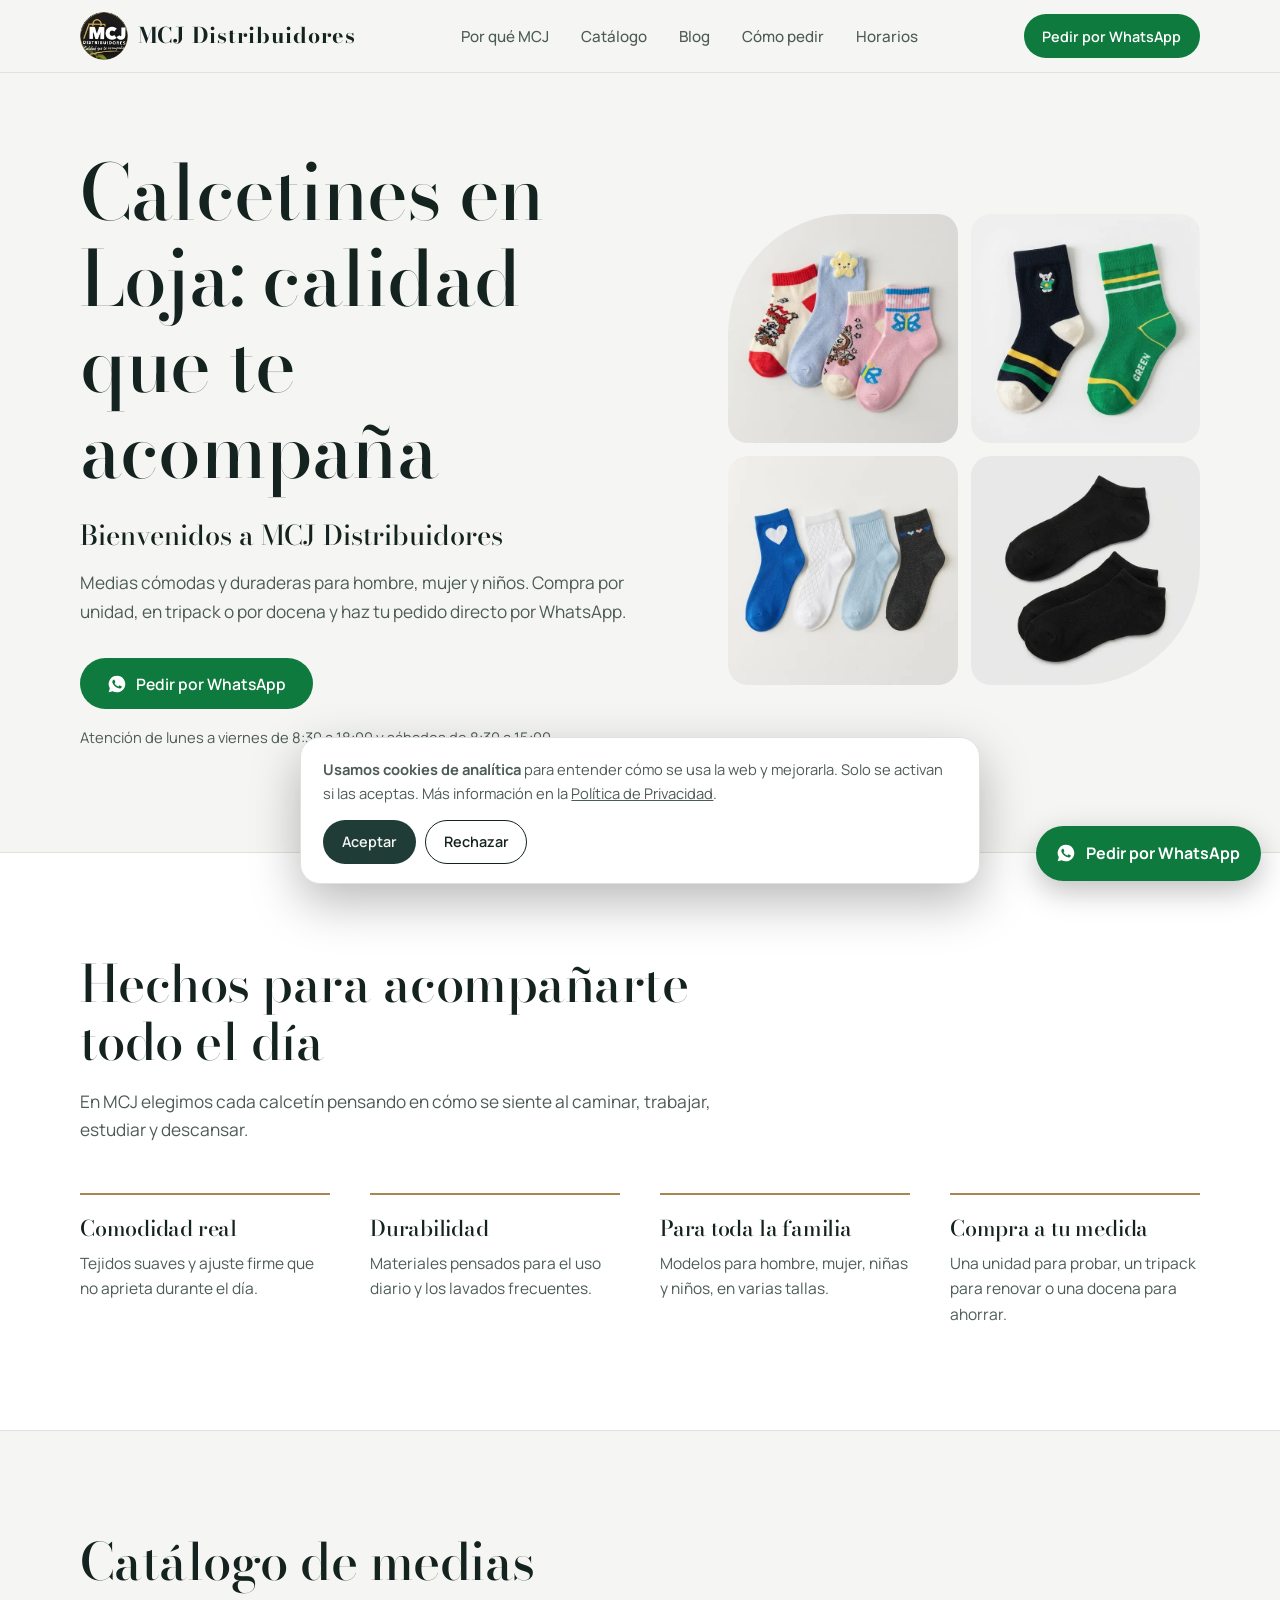
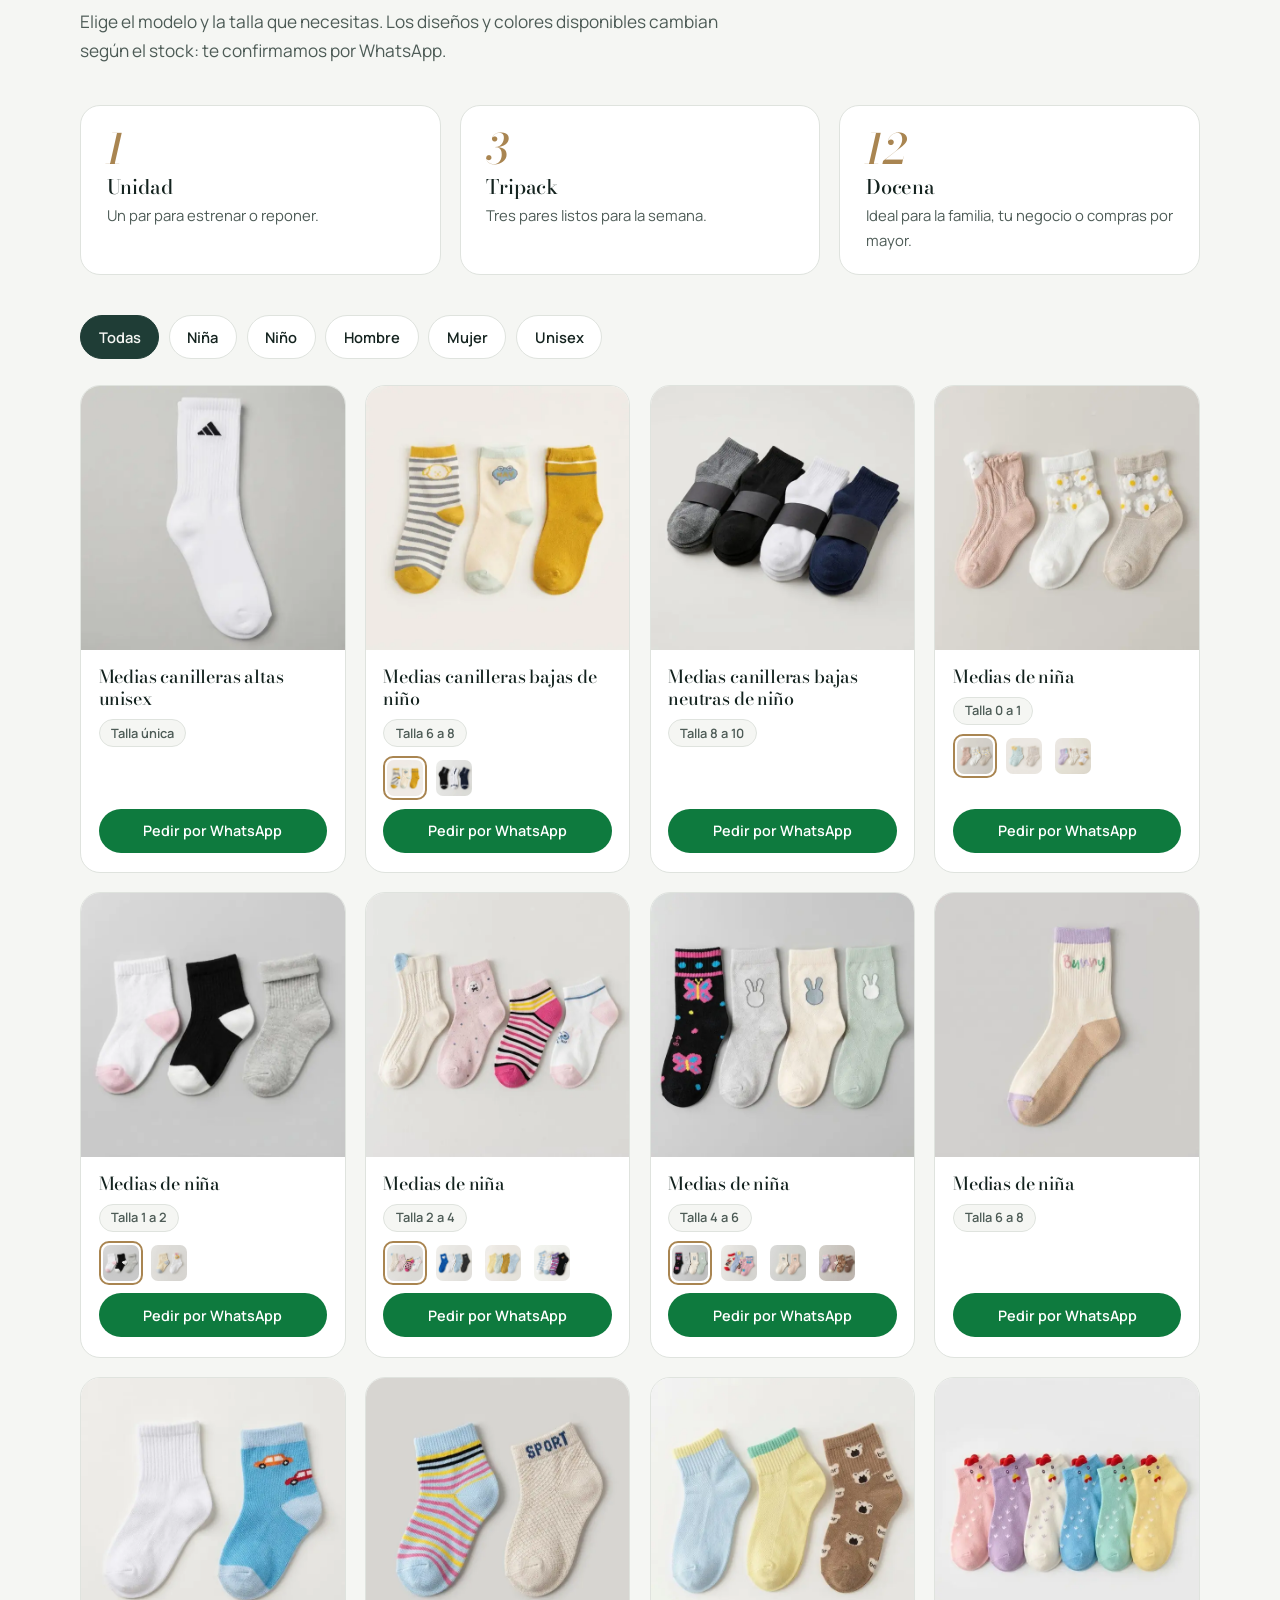
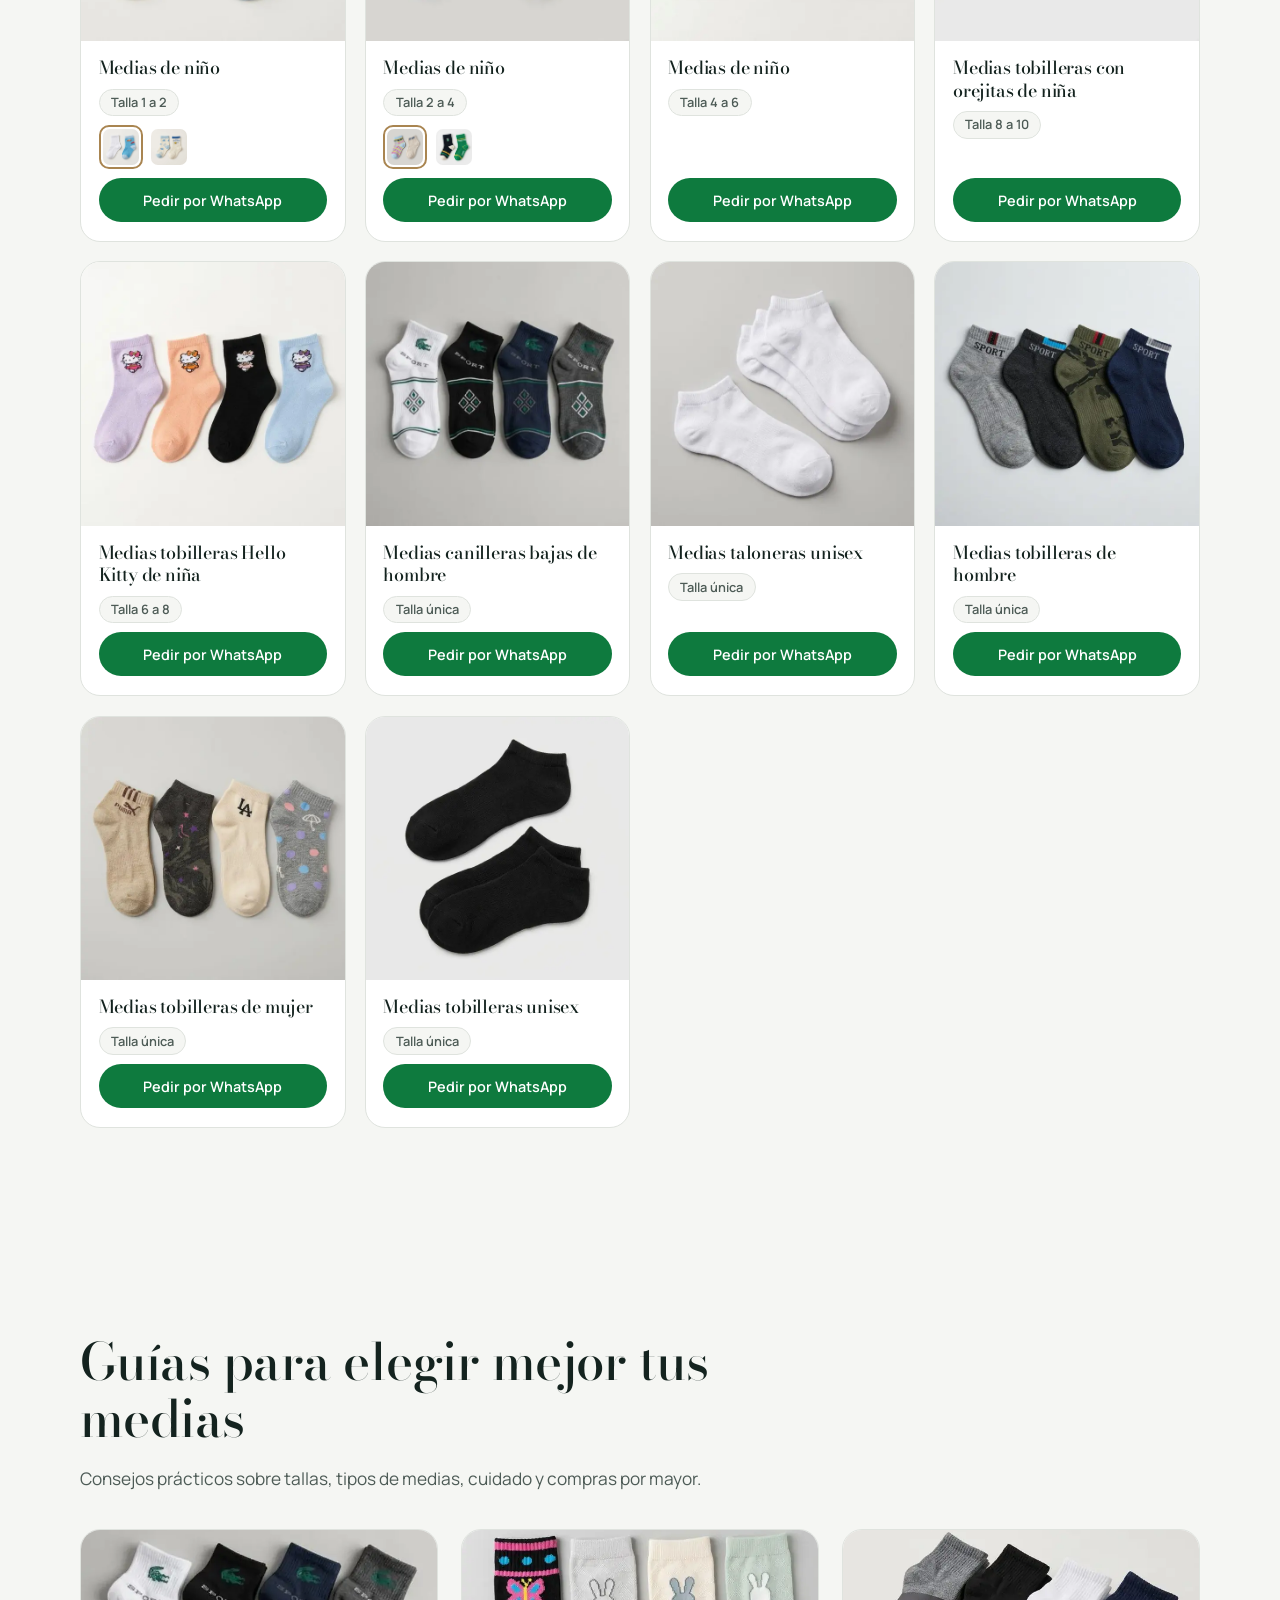
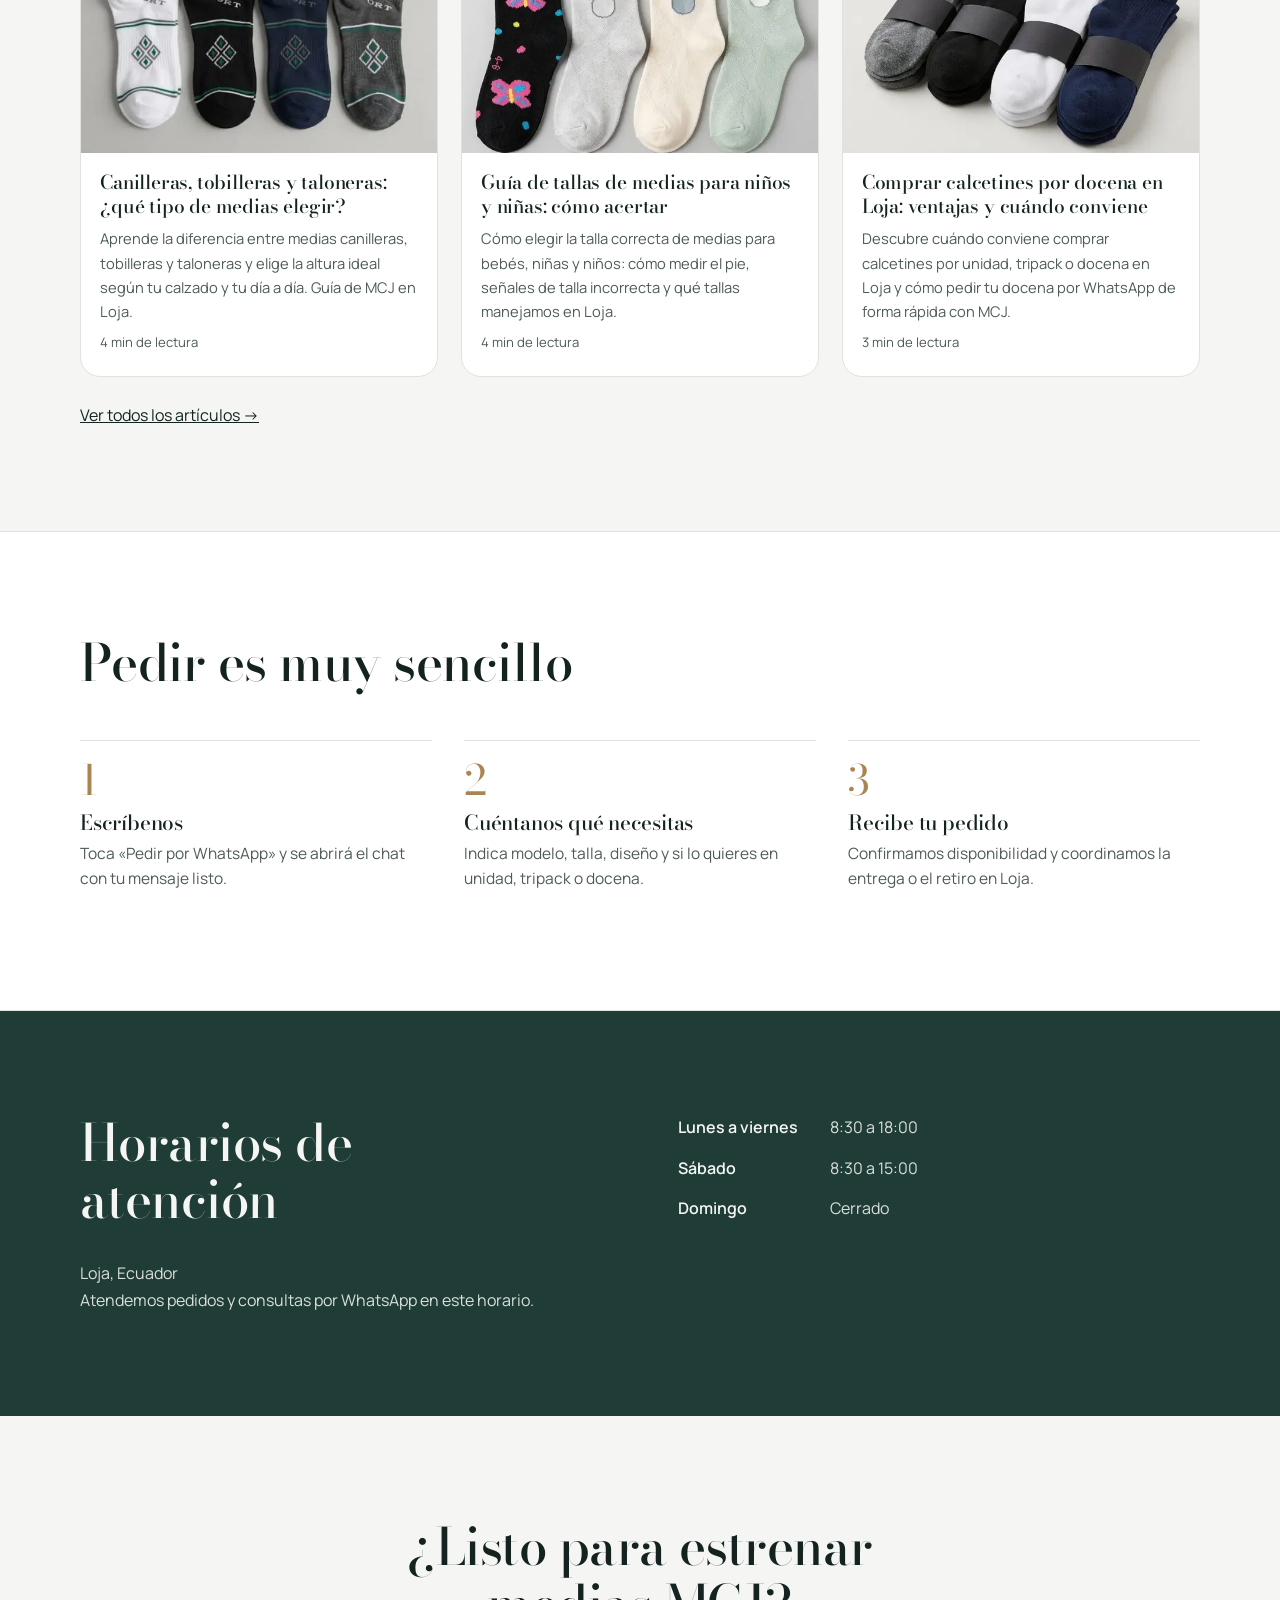
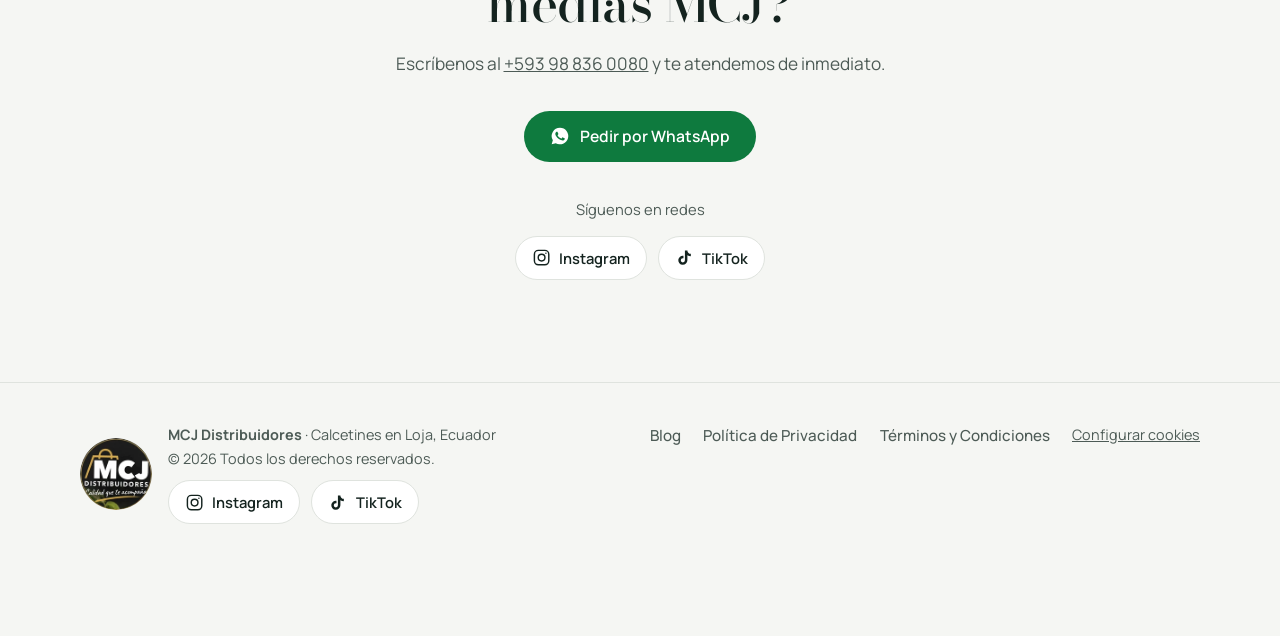
<file: index.html>
<!DOCTYPE html>
<html lang="es-EC">
<head>
<meta charset="utf-8">
<meta name="viewport" content="width=device-width, initial-scale=1, viewport-fit=cover">
<title>Calcetines en Loja | Por unidad, tripack y docena | MCJ</title>
<meta name="description" content="Medias y calcetines para hombre, mujer y niños en Loja. Compra por unidad, tripack o docena y pide directo por WhatsApp. MCJ, calidad que te acompaña.">
<meta name="robots" content="index, follow">
<meta name="theme-color" content="#14231f">
<link rel="canonical" href="https://mcjdistribuidores.uk/">
<link rel="icon" href="favicon.ico" sizes="any">
<link rel="icon" href="favicon-32.png" sizes="32x32" type="image/png">
<link rel="apple-touch-icon" href="apple-touch-icon.png">
<link rel="manifest" href="site.webmanifest">
<meta property="og:type" content="website"><meta property="og:locale" content="es_EC"><meta property="og:site_name" content="MCJ">
<meta property="og:title" content="Calcetines en Loja | Por unidad, tripack y docena | MCJ"><meta property="og:description" content="Medias y calcetines para hombre, mujer y niños en Loja. Compra por unidad, tripack o docena y pide directo por WhatsApp. MCJ, calidad que te acompaña.">
<meta property="og:url" content="https://mcjdistribuidores.uk/">
<meta property="og:image" content="https://mcjdistribuidores.uk/img/og-mcj.jpg"><meta property="og:image:width" content="1200"><meta property="og:image:height" content="630">
<meta property="og:image:alt" content="Logo de MCJ Distribuidores y medias: calcetines en Loja, calidad que te acompaña">
<meta name="twitter:card" content="summary_large_image"><meta name="twitter:title" content="Calcetines en Loja | Por unidad, tripack y docena | MCJ"><meta name="twitter:description" content="Medias y calcetines para hombre, mujer y niños en Loja. Compra por unidad, tripack o docena y pide directo por WhatsApp. MCJ, calidad que te acompaña."><meta name="twitter:image" content="https://mcjdistribuidores.uk/img/og-mcj.jpg">
<link rel="preconnect" href="https://fonts.googleapis.com"><link rel="preconnect" href="https://fonts.gstatic.com" crossorigin>
<link href="https://fonts.googleapis.com/css2?family=Bodoni+Moda:ital,wght@0,500;0,700;1,500&family=Manrope:wght@400;500;600;700&display=swap" rel="stylesheet">
<link rel="stylesheet" href="style.css">
<script type="application/ld+json">{"@context": "https://schema.org", "@graph": [{"@type": "ClothingStore", "@id": "https://mcjdistribuidores.uk/#tienda", "name": "MCJ Distribuidores", "alternateName": "MCJ", "logo": "https://mcjdistribuidores.uk/img/logo-mcj.webp", "sameAs": ["https://www.instagram.com/mcj_distribuidores/", "https://www.tiktok.com/@mcj.distribuidore"], "slogan": "Calidad que te acompaña", "description": "Venta de calcetines y medias para hombre, mujer y niños, por unidad, tripack y docena en Loja, Ecuador.", "telephone": "+593988360080", "url": "https://mcjdistribuidores.uk/", "image": "https://mcjdistribuidores.uk/img/og-mcj.jpg", "priceRange": "$", "address": {"@type": "PostalAddress", "addressLocality": "Loja", "addressRegion": "Loja", "addressCountry": "EC"}, "areaServed": {"@type": "City", "name": "Loja"}, "openingHoursSpecification": [{"@type": "OpeningHoursSpecification", "dayOfWeek": ["Monday", "Tuesday", "Wednesday", "Thursday", "Friday"], "opens": "08:30", "closes": "18:00"}, {"@type": "OpeningHoursSpecification", "dayOfWeek": "Saturday", "opens": "08:30", "closes": "15:00"}]}, {"@type": "WebSite", "@id": "https://mcjdistribuidores.uk/#web", "url": "https://mcjdistribuidores.uk/", "name": "MCJ", "inLanguage": "es-EC"}, {"@type": "ItemList", "name": "Catálogo de medias MCJ", "itemListElement": [{"@type": "ListItem", "position": 1, "name": "Medias canilleras altas unisex", "image": "https://mcjdistribuidores.uk/img/m00.webp"}, {"@type": "ListItem", "position": 2, "name": "Medias canilleras bajas de niño (talla 6 a 8)", "image": "https://mcjdistribuidores.uk/img/m01.webp"}, {"@type": "ListItem", "position": 3, "name": "Medias canilleras bajas neutras de niño (talla 8 a 10)", "image": "https://mcjdistribuidores.uk/img/m02.webp"}, {"@type": "ListItem", "position": 4, "name": "Medias de niña (talla 0 a 1)", "image": "https://mcjdistribuidores.uk/img/m03.webp"}, {"@type": "ListItem", "position": 5, "name": "Medias de niña (talla 1 a 2)", "image": "https://mcjdistribuidores.uk/img/m20.webp"}, {"@type": "ListItem", "position": 6, "name": "Medias de niña (talla 2 a 4)", "image": "https://mcjdistribuidores.uk/img/m22.webp"}, {"@type": "ListItem", "position": 7, "name": "Medias de niña (talla 4 a 6)", "image": "https://mcjdistribuidores.uk/img/m06.webp"}, {"@type": "ListItem", "position": 8, "name": "Medias de niña (talla 6 a 8)", "image": "https://mcjdistribuidores.uk/img/m10.webp"}, {"@type": "ListItem", "position": 9, "name": "Medias de niño (talla 1 a 2)", "image": "https://mcjdistribuidores.uk/img/m11.webp"}, {"@type": "ListItem", "position": 10, "name": "Medias de niño (talla 2 a 4)", "image": "https://mcjdistribuidores.uk/img/m13.webp"}, {"@type": "ListItem", "position": 11, "name": "Medias de niño (talla 4 a 6)", "image": "https://mcjdistribuidores.uk/img/m15.webp"}, {"@type": "ListItem", "position": 12, "name": "Medias tobilleras con orejitas de niña (talla 8 a 10)", "image": "https://mcjdistribuidores.uk/img/m16.webp"}, {"@type": "ListItem", "position": 13, "name": "Medias tobilleras Hello Kitty de niña (talla 6 a 8)", "image": "https://mcjdistribuidores.uk/img/m17.webp"}, {"@type": "ListItem", "position": 14, "name": "Medias canilleras bajas de hombre", "image": "https://mcjdistribuidores.uk/img/m18.webp"}, {"@type": "ListItem", "position": 15, "name": "Medias taloneras unisex", "image": "https://mcjdistribuidores.uk/img/m26.webp"}, {"@type": "ListItem", "position": 16, "name": "Medias tobilleras de hombre", "image": "https://mcjdistribuidores.uk/img/m27.webp"}, {"@type": "ListItem", "position": 17, "name": "Medias tobilleras de mujer", "image": "https://mcjdistribuidores.uk/img/m28.webp"}, {"@type": "ListItem", "position": 18, "name": "Medias tobilleras unisex", "image": "https://mcjdistribuidores.uk/img/m29.webp"}]}]}</script>
</head>
<body>
<a class="skip" href="#main">Saltar al contenido</a>
<header class="top"><div class="wrap bar"><a class="brand" href="/" aria-label="MCJ Distribuidores, ir al inicio"><img src="img/logo-mcj.webp" alt="" width="48" height="48"><span>MCJ Distribuidores</span></a>
<nav class="main" id="menu" aria-label="Menú principal"><ul><li><a href="/#valor">Por qué MCJ</a></li><li><a href="/#catalogo">Catálogo</a></li><li><a href="/blog/">Blog</a></li><li><a href="/#pedidos">Cómo pedir</a></li><li><a href="/#horarios">Horarios</a></li></ul></nav>
<a class="btn btn-wa btn-sm" href="https://wa.me/593988360080?text=Hola%20MCJ%2C%20vi%20su%20p%C3%A1gina%20web%20y%20me%20gustar%C3%ADa%20realizar%20una%20consulta/pedido." target="_blank" rel="noopener" data-wa="header">Pedir por WhatsApp</a>
<button class="menu-btn" type="button" aria-expanded="false" aria-controls="menu" aria-label="Abrir menú"><span></span><span></span></button></div></header>
<main id="main">
<section class="hero"><div class="wrap hero-grid"><div>
<h1>Calcetines en Loja: calidad que te acompaña</h1>
<p class="welcome">Bienvenidos a MCJ Distribuidores</p>
<p class="lead">Medias cómodas y duraderas para hombre, mujer y niños. Compra por unidad, en tripack o por docena y haz tu pedido directo por WhatsApp.</p>
<div class="cta-row"><a class="btn btn-wa" href="https://wa.me/593988360080?text=Hola%20MCJ%2C%20vi%20su%20p%C3%A1gina%20web%20y%20me%20gustar%C3%ADa%20realizar%20una%20consulta/pedido." target="_blank" rel="noopener" data-wa="hero"><svg class="ico" viewBox="0 0 24 24" fill="currentColor" aria-hidden="true"><path d="M12 2a10 10 0 0 0-8.6 15.1L2 22l5-1.3A10 10 0 1 0 12 2zm5.3 14.1c-.2.6-1.3 1.2-1.8 1.2-.5.1-1 .2-3.3-.7-2.8-1.2-4.6-4-4.7-4.2-.1-.2-1.1-1.5-1.1-2.8s.7-2 1-2.3c.2-.3.5-.3.7-.3h.5c.2 0 .4 0 .6.5.2.5.8 1.8.8 1.9.1.1.1.3 0 .5l-.3.4-.4.5c-.1.1-.3.3-.1.6.2.3.8 1.3 1.7 2.100 1.100 1 2.100 1.300 2.400 1.500.3.1.5.1.6-.1l.9-1.100c.2-.3.4-.2.7-.1l1.800.9c.3.1.5.2.5.3.1.2.1.7-.1 1.300z"/></svg> Pedir por WhatsApp</a></div>
<p class="note">Atención de lunes a viernes de 8:30 a 18:00 y sábados de 8:30 a 15:00.</p></div>
<div class="collage"><img src="img/m07.webp" alt="Medias de niña con diseños de colores" width="600" height="600" fetchpriority="high"><img src="img/m14.webp" alt="Medias de niño verdes y azules con rayas" width="600" height="600"><img src="img/m23.webp" alt="Medias de niña azules, blancas y grises" width="600" height="600"><img src="img/m29.webp" alt="Medias tobilleras negras unisex" width="600" height="600"></div></div></section>
<section class="value" id="valor"><div class="wrap"><h2>Hechos para acompañarte todo el día</h2>
<p class="lead">En MCJ elegimos cada calcetín pensando en cómo se siente al caminar, trabajar, estudiar y descansar.</p>
<div class="value-grid"><article><h3>Comodidad real</h3><p>Tejidos suaves y ajuste firme que no aprieta durante el día.</p></article><article><h3>Durabilidad</h3><p>Materiales pensados para el uso diario y los lavados frecuentes.</p></article><article><h3>Para toda la familia</h3><p>Modelos para hombre, mujer, niñas y niños, en varias tallas.</p></article><article><h3>Compra a tu medida</h3><p>Una unidad para probar, un tripack para renovar o una docena para ahorrar.</p></article></div></div></section>
<section id="catalogo"><div class="wrap"><h2>Catálogo de medias</h2>
<p class="lead">Elige el modelo y la talla que necesitas. Los diseños y colores disponibles cambian según el stock: te confirmamos por WhatsApp.</p>
<div class="buy"><div><b>1</b><h3>Unidad</h3><p>Un par para estrenar o reponer.</p></div><div><b>3</b><h3>Tripack</h3><p>Tres pares listos para la semana.</p></div><div><b>12</b><h3>Docena</h3><p>Ideal para la familia, tu negocio o compras por mayor.</p></div></div>
<div class="filters" role="group" aria-label="Filtrar catálogo"><button class="chip" type="button" data-f="todos" aria-pressed="true">Todas</button><button class="chip" type="button" data-f="niña" aria-pressed="false">Niña</button><button class="chip" type="button" data-f="niño" aria-pressed="false">Niño</button><button class="chip" type="button" data-f="hombre" aria-pressed="false">Hombre</button><button class="chip" type="button" data-f="mujer" aria-pressed="false">Mujer</button><button class="chip" type="button" data-f="unisex" aria-pressed="false">Unisex</button></div>
<ul class="grid">
<li><article class="card" data-c="unisex"><img class="main" src="img/m00.webp" alt="Medias canilleras altas unisex – MCJ Loja" width="600" height="600" loading="lazy"><div class="card-body"><h3>Medias canilleras altas unisex</h3><span class="tag">Talla única</span><a class="btn btn-wa btn-sm" href="https://wa.me/593988360080?text=Hola%20MCJ%2C%20me%20interesa%3A%20Medias%20canilleras%20altas%20unisex.%20%C2%BFQu%C3%A9%20dise%C3%B1os%20y%20precios%20tienen%20disponibles%3F" target="_blank" rel="noopener" data-wa="Medias canilleras altas unisex">Pedir por WhatsApp</a></div></article></li>
<li><article class="card" data-c="niño"><img class="main" src="img/m01.webp" alt="Medias canilleras bajas de niño (talla 6 a 8), diseño 1 – MCJ Loja" width="600" height="600" loading="lazy"><div class="card-body"><h3>Medias canilleras bajas de niño</h3><span class="tag">Talla 6 a 8</span><div class="thumbs" role="group" aria-label="Diseños disponibles"><button type="button" aria-pressed="true" aria-label="Ver diseño 1" data-src="img/m01.webp" data-alt="Medias canilleras bajas de niño (talla 6 a 8), diseño 1 – MCJ Loja"><img src="img/m01.webp" alt="" width="40" height="40" loading="lazy"></button><button type="button" aria-pressed="false" aria-label="Ver diseño 2" data-src="img/m19.webp" data-alt="Medias canilleras bajas de niño (talla 6 a 8), diseño 2 – MCJ Loja"><img src="img/m19.webp" alt="" width="40" height="40" loading="lazy"></button></div><a class="btn btn-wa btn-sm" href="https://wa.me/593988360080?text=Hola%20MCJ%2C%20me%20interesa%3A%20Medias%20canilleras%20bajas%20de%20ni%C3%B1o%20%28talla%206%20a%208%29.%20%C2%BFQu%C3%A9%20dise%C3%B1os%20y%20precios%20tienen%20disponibles%3F" target="_blank" rel="noopener" data-wa="Medias canilleras bajas de niño (talla 6 a 8)">Pedir por WhatsApp</a></div></article></li>
<li><article class="card" data-c="niño niña"><img class="main" src="img/m02.webp" alt="Medias canilleras bajas neutras de niño (talla 8 a 10) – MCJ Loja" width="600" height="600" loading="lazy"><div class="card-body"><h3>Medias canilleras bajas neutras de niño</h3><span class="tag">Talla 8 a 10</span><a class="btn btn-wa btn-sm" href="https://wa.me/593988360080?text=Hola%20MCJ%2C%20me%20interesa%3A%20Medias%20canilleras%20bajas%20neutras%20de%20ni%C3%B1o%20%28talla%208%20a%2010%29.%20%C2%BFQu%C3%A9%20dise%C3%B1os%20y%20precios%20tienen%20disponibles%3F" target="_blank" rel="noopener" data-wa="Medias canilleras bajas neutras de niño (talla 8 a 10)">Pedir por WhatsApp</a></div></article></li>
<li><article class="card" data-c="niña"><img class="main" src="img/m03.webp" alt="Medias de niña (talla 0 a 1), diseño 1 – MCJ Loja" width="600" height="600" loading="lazy"><div class="card-body"><h3>Medias de niña</h3><span class="tag">Talla 0 a 1</span><div class="thumbs" role="group" aria-label="Diseños disponibles"><button type="button" aria-pressed="true" aria-label="Ver diseño 1" data-src="img/m03.webp" data-alt="Medias de niña (talla 0 a 1), diseño 1 – MCJ Loja"><img src="img/m03.webp" alt="" width="40" height="40" loading="lazy"></button><button type="button" aria-pressed="false" aria-label="Ver diseño 2" data-src="img/m04.webp" data-alt="Medias de niña (talla 0 a 1), diseño 2 – MCJ Loja"><img src="img/m04.webp" alt="" width="40" height="40" loading="lazy"></button><button type="button" aria-pressed="false" aria-label="Ver diseño 3" data-src="img/m05.webp" data-alt="Medias de niña (talla 0 a 1), diseño 3 – MCJ Loja"><img src="img/m05.webp" alt="" width="40" height="40" loading="lazy"></button></div><a class="btn btn-wa btn-sm" href="https://wa.me/593988360080?text=Hola%20MCJ%2C%20me%20interesa%3A%20Medias%20de%20ni%C3%B1a%20%28talla%200%20a%201%29.%20%C2%BFQu%C3%A9%20dise%C3%B1os%20y%20precios%20tienen%20disponibles%3F" target="_blank" rel="noopener" data-wa="Medias de niña (talla 0 a 1)">Pedir por WhatsApp</a></div></article></li>
<li><article class="card" data-c="niña"><img class="main" src="img/m20.webp" alt="Medias de niña (talla 1 a 2), diseño 1 – MCJ Loja" width="600" height="600" loading="lazy"><div class="card-body"><h3>Medias de niña</h3><span class="tag">Talla 1 a 2</span><div class="thumbs" role="group" aria-label="Diseños disponibles"><button type="button" aria-pressed="true" aria-label="Ver diseño 1" data-src="img/m20.webp" data-alt="Medias de niña (talla 1 a 2), diseño 1 – MCJ Loja"><img src="img/m20.webp" alt="" width="40" height="40" loading="lazy"></button><button type="button" aria-pressed="false" aria-label="Ver diseño 2" data-src="img/m21.webp" data-alt="Medias de niña (talla 1 a 2), diseño 2 – MCJ Loja"><img src="img/m21.webp" alt="" width="40" height="40" loading="lazy"></button></div><a class="btn btn-wa btn-sm" href="https://wa.me/593988360080?text=Hola%20MCJ%2C%20me%20interesa%3A%20Medias%20de%20ni%C3%B1a%20%28talla%201%20a%202%29.%20%C2%BFQu%C3%A9%20dise%C3%B1os%20y%20precios%20tienen%20disponibles%3F" target="_blank" rel="noopener" data-wa="Medias de niña (talla 1 a 2)">Pedir por WhatsApp</a></div></article></li>
<li><article class="card" data-c="niña"><img class="main" src="img/m22.webp" alt="Medias de niña (talla 2 a 4), diseño 1 – MCJ Loja" width="600" height="600" loading="lazy"><div class="card-body"><h3>Medias de niña</h3><span class="tag">Talla 2 a 4</span><div class="thumbs" role="group" aria-label="Diseños disponibles"><button type="button" aria-pressed="true" aria-label="Ver diseño 1" data-src="img/m22.webp" data-alt="Medias de niña (talla 2 a 4), diseño 1 – MCJ Loja"><img src="img/m22.webp" alt="" width="40" height="40" loading="lazy"></button><button type="button" aria-pressed="false" aria-label="Ver diseño 2" data-src="img/m23.webp" data-alt="Medias de niña (talla 2 a 4), diseño 2 – MCJ Loja"><img src="img/m23.webp" alt="" width="40" height="40" loading="lazy"></button><button type="button" aria-pressed="false" aria-label="Ver diseño 3" data-src="img/m24.webp" data-alt="Medias de niña (talla 2 a 4), diseño 3 – MCJ Loja"><img src="img/m24.webp" alt="" width="40" height="40" loading="lazy"></button><button type="button" aria-pressed="false" aria-label="Ver diseño 4" data-src="img/m25.webp" data-alt="Medias de niña (talla 2 a 4), diseño 4 – MCJ Loja"><img src="img/m25.webp" alt="" width="40" height="40" loading="lazy"></button></div><a class="btn btn-wa btn-sm" href="https://wa.me/593988360080?text=Hola%20MCJ%2C%20me%20interesa%3A%20Medias%20de%20ni%C3%B1a%20%28talla%202%20a%204%29.%20%C2%BFQu%C3%A9%20dise%C3%B1os%20y%20precios%20tienen%20disponibles%3F" target="_blank" rel="noopener" data-wa="Medias de niña (talla 2 a 4)">Pedir por WhatsApp</a></div></article></li>
<li><article class="card" data-c="niña"><img class="main" src="img/m06.webp" alt="Medias de niña (talla 4 a 6), diseño 1 – MCJ Loja" width="600" height="600" loading="lazy"><div class="card-body"><h3>Medias de niña</h3><span class="tag">Talla 4 a 6</span><div class="thumbs" role="group" aria-label="Diseños disponibles"><button type="button" aria-pressed="true" aria-label="Ver diseño 1" data-src="img/m06.webp" data-alt="Medias de niña (talla 4 a 6), diseño 1 – MCJ Loja"><img src="img/m06.webp" alt="" width="40" height="40" loading="lazy"></button><button type="button" aria-pressed="false" aria-label="Ver diseño 2" data-src="img/m07.webp" data-alt="Medias de niña (talla 4 a 6), diseño 2 – MCJ Loja"><img src="img/m07.webp" alt="" width="40" height="40" loading="lazy"></button><button type="button" aria-pressed="false" aria-label="Ver diseño 3" data-src="img/m08.webp" data-alt="Medias de niña (talla 4 a 6), diseño 3 – MCJ Loja"><img src="img/m08.webp" alt="" width="40" height="40" loading="lazy"></button><button type="button" aria-pressed="false" aria-label="Ver diseño 4" data-src="img/m09.webp" data-alt="Medias de niña (talla 4 a 6), diseño 4 – MCJ Loja"><img src="img/m09.webp" alt="" width="40" height="40" loading="lazy"></button></div><a class="btn btn-wa btn-sm" href="https://wa.me/593988360080?text=Hola%20MCJ%2C%20me%20interesa%3A%20Medias%20de%20ni%C3%B1a%20%28talla%204%20a%206%29.%20%C2%BFQu%C3%A9%20dise%C3%B1os%20y%20precios%20tienen%20disponibles%3F" target="_blank" rel="noopener" data-wa="Medias de niña (talla 4 a 6)">Pedir por WhatsApp</a></div></article></li>
<li><article class="card" data-c="niña"><img class="main" src="img/m10.webp" alt="Medias de niña (talla 6 a 8) – MCJ Loja" width="600" height="600" loading="lazy"><div class="card-body"><h3>Medias de niña</h3><span class="tag">Talla 6 a 8</span><a class="btn btn-wa btn-sm" href="https://wa.me/593988360080?text=Hola%20MCJ%2C%20me%20interesa%3A%20Medias%20de%20ni%C3%B1a%20%28talla%206%20a%208%29.%20%C2%BFQu%C3%A9%20dise%C3%B1os%20y%20precios%20tienen%20disponibles%3F" target="_blank" rel="noopener" data-wa="Medias de niña (talla 6 a 8)">Pedir por WhatsApp</a></div></article></li>
<li><article class="card" data-c="niño"><img class="main" src="img/m11.webp" alt="Medias de niño (talla 1 a 2), diseño 1 – MCJ Loja" width="600" height="600" loading="lazy"><div class="card-body"><h3>Medias de niño</h3><span class="tag">Talla 1 a 2</span><div class="thumbs" role="group" aria-label="Diseños disponibles"><button type="button" aria-pressed="true" aria-label="Ver diseño 1" data-src="img/m11.webp" data-alt="Medias de niño (talla 1 a 2), diseño 1 – MCJ Loja"><img src="img/m11.webp" alt="" width="40" height="40" loading="lazy"></button><button type="button" aria-pressed="false" aria-label="Ver diseño 2" data-src="img/m12.webp" data-alt="Medias de niño (talla 1 a 2), diseño 2 – MCJ Loja"><img src="img/m12.webp" alt="" width="40" height="40" loading="lazy"></button></div><a class="btn btn-wa btn-sm" href="https://wa.me/593988360080?text=Hola%20MCJ%2C%20me%20interesa%3A%20Medias%20de%20ni%C3%B1o%20%28talla%201%20a%202%29.%20%C2%BFQu%C3%A9%20dise%C3%B1os%20y%20precios%20tienen%20disponibles%3F" target="_blank" rel="noopener" data-wa="Medias de niño (talla 1 a 2)">Pedir por WhatsApp</a></div></article></li>
<li><article class="card" data-c="niño"><img class="main" src="img/m13.webp" alt="Medias de niño (talla 2 a 4), diseño 1 – MCJ Loja" width="600" height="600" loading="lazy"><div class="card-body"><h3>Medias de niño</h3><span class="tag">Talla 2 a 4</span><div class="thumbs" role="group" aria-label="Diseños disponibles"><button type="button" aria-pressed="true" aria-label="Ver diseño 1" data-src="img/m13.webp" data-alt="Medias de niño (talla 2 a 4), diseño 1 – MCJ Loja"><img src="img/m13.webp" alt="" width="40" height="40" loading="lazy"></button><button type="button" aria-pressed="false" aria-label="Ver diseño 2" data-src="img/m14.webp" data-alt="Medias de niño (talla 2 a 4), diseño 2 – MCJ Loja"><img src="img/m14.webp" alt="" width="40" height="40" loading="lazy"></button></div><a class="btn btn-wa btn-sm" href="https://wa.me/593988360080?text=Hola%20MCJ%2C%20me%20interesa%3A%20Medias%20de%20ni%C3%B1o%20%28talla%202%20a%204%29.%20%C2%BFQu%C3%A9%20dise%C3%B1os%20y%20precios%20tienen%20disponibles%3F" target="_blank" rel="noopener" data-wa="Medias de niño (talla 2 a 4)">Pedir por WhatsApp</a></div></article></li>
<li><article class="card" data-c="niño"><img class="main" src="img/m15.webp" alt="Medias de niño (talla 4 a 6) – MCJ Loja" width="600" height="600" loading="lazy"><div class="card-body"><h3>Medias de niño</h3><span class="tag">Talla 4 a 6</span><a class="btn btn-wa btn-sm" href="https://wa.me/593988360080?text=Hola%20MCJ%2C%20me%20interesa%3A%20Medias%20de%20ni%C3%B1o%20%28talla%204%20a%206%29.%20%C2%BFQu%C3%A9%20dise%C3%B1os%20y%20precios%20tienen%20disponibles%3F" target="_blank" rel="noopener" data-wa="Medias de niño (talla 4 a 6)">Pedir por WhatsApp</a></div></article></li>
<li><article class="card" data-c="niña"><img class="main" src="img/m16.webp" alt="Medias tobilleras con orejitas de niña (talla 8 a 10) – MCJ Loja" width="600" height="600" loading="lazy"><div class="card-body"><h3>Medias tobilleras con orejitas de niña</h3><span class="tag">Talla 8 a 10</span><a class="btn btn-wa btn-sm" href="https://wa.me/593988360080?text=Hola%20MCJ%2C%20me%20interesa%3A%20Medias%20tobilleras%20con%20orejitas%20de%20ni%C3%B1a%20%28talla%208%20a%2010%29.%20%C2%BFQu%C3%A9%20dise%C3%B1os%20y%20precios%20tienen%20disponibles%3F" target="_blank" rel="noopener" data-wa="Medias tobilleras con orejitas de niña (talla 8 a 10)">Pedir por WhatsApp</a></div></article></li>
<li><article class="card" data-c="niña"><img class="main" src="img/m17.webp" alt="Medias tobilleras Hello Kitty de niña (talla 6 a 8) – MCJ Loja" width="600" height="600" loading="lazy"><div class="card-body"><h3>Medias tobilleras Hello Kitty de niña</h3><span class="tag">Talla 6 a 8</span><a class="btn btn-wa btn-sm" href="https://wa.me/593988360080?text=Hola%20MCJ%2C%20me%20interesa%3A%20Medias%20tobilleras%20Hello%20Kitty%20de%20ni%C3%B1a%20%28talla%206%20a%208%29.%20%C2%BFQu%C3%A9%20dise%C3%B1os%20y%20precios%20tienen%20disponibles%3F" target="_blank" rel="noopener" data-wa="Medias tobilleras Hello Kitty de niña (talla 6 a 8)">Pedir por WhatsApp</a></div></article></li>
<li><article class="card" data-c="hombre"><img class="main" src="img/m18.webp" alt="Medias canilleras bajas de hombre – MCJ Loja" width="600" height="600" loading="lazy"><div class="card-body"><h3>Medias canilleras bajas de hombre</h3><span class="tag">Talla única</span><a class="btn btn-wa btn-sm" href="https://wa.me/593988360080?text=Hola%20MCJ%2C%20me%20interesa%3A%20Medias%20canilleras%20bajas%20de%20hombre.%20%C2%BFQu%C3%A9%20dise%C3%B1os%20y%20precios%20tienen%20disponibles%3F" target="_blank" rel="noopener" data-wa="Medias canilleras bajas de hombre">Pedir por WhatsApp</a></div></article></li>
<li><article class="card" data-c="unisex"><img class="main" src="img/m26.webp" alt="Medias taloneras unisex – MCJ Loja" width="600" height="600" loading="lazy"><div class="card-body"><h3>Medias taloneras unisex</h3><span class="tag">Talla única</span><a class="btn btn-wa btn-sm" href="https://wa.me/593988360080?text=Hola%20MCJ%2C%20me%20interesa%3A%20Medias%20taloneras%20unisex.%20%C2%BFQu%C3%A9%20dise%C3%B1os%20y%20precios%20tienen%20disponibles%3F" target="_blank" rel="noopener" data-wa="Medias taloneras unisex">Pedir por WhatsApp</a></div></article></li>
<li><article class="card" data-c="hombre"><img class="main" src="img/m27.webp" alt="Medias tobilleras de hombre – MCJ Loja" width="600" height="600" loading="lazy"><div class="card-body"><h3>Medias tobilleras de hombre</h3><span class="tag">Talla única</span><a class="btn btn-wa btn-sm" href="https://wa.me/593988360080?text=Hola%20MCJ%2C%20me%20interesa%3A%20Medias%20tobilleras%20de%20hombre.%20%C2%BFQu%C3%A9%20dise%C3%B1os%20y%20precios%20tienen%20disponibles%3F" target="_blank" rel="noopener" data-wa="Medias tobilleras de hombre">Pedir por WhatsApp</a></div></article></li>
<li><article class="card" data-c="mujer"><img class="main" src="img/m28.webp" alt="Medias tobilleras de mujer – MCJ Loja" width="600" height="600" loading="lazy"><div class="card-body"><h3>Medias tobilleras de mujer</h3><span class="tag">Talla única</span><a class="btn btn-wa btn-sm" href="https://wa.me/593988360080?text=Hola%20MCJ%2C%20me%20interesa%3A%20Medias%20tobilleras%20de%20mujer.%20%C2%BFQu%C3%A9%20dise%C3%B1os%20y%20precios%20tienen%20disponibles%3F" target="_blank" rel="noopener" data-wa="Medias tobilleras de mujer">Pedir por WhatsApp</a></div></article></li>
<li><article class="card" data-c="unisex"><img class="main" src="img/m29.webp" alt="Medias tobilleras unisex – MCJ Loja" width="600" height="600" loading="lazy"><div class="card-body"><h3>Medias tobilleras unisex</h3><span class="tag">Talla única</span><a class="btn btn-wa btn-sm" href="https://wa.me/593988360080?text=Hola%20MCJ%2C%20me%20interesa%3A%20Medias%20tobilleras%20unisex.%20%C2%BFQu%C3%A9%20dise%C3%B1os%20y%20precios%20tienen%20disponibles%3F" target="_blank" rel="noopener" data-wa="Medias tobilleras unisex">Pedir por WhatsApp</a></div></article></li>
</ul></div></section>
<section id="blog"><div class="wrap"><h2>Guías para elegir mejor tus medias</h2><p class="lead">Consejos prácticos sobre tallas, tipos de medias, cuidado y compras por mayor.</p>
<ul class="posts"><li><article class="post"><a href="/blog/tipos-de-medias-canilleras-tobilleras-taloneras" class="post-img"><img src="img/m18.webp" alt="Medias canilleras bajas de hombre en distintos colores" width="600" height="600" loading="lazy"></a><div><h3><a href="/blog/tipos-de-medias-canilleras-tobilleras-taloneras">Canilleras, tobilleras y taloneras: ¿qué tipo de medias elegir?</a></h3><p>Aprende la diferencia entre medias canilleras, tobilleras y taloneras y elige la altura ideal según tu calzado y tu día a día. Guía de MCJ en Loja.</p><span class="meta">4 min de lectura</span></div></article></li><li><article class="post"><a href="/blog/guia-de-tallas-de-medias-para-ninos" class="post-img"><img src="img/m06.webp" alt="Medias de niña con diseños, talla 4 a 6" width="600" height="600" loading="lazy"></a><div><h3><a href="/blog/guia-de-tallas-de-medias-para-ninos">Guía de tallas de medias para niños y niñas: cómo acertar</a></h3><p>Cómo elegir la talla correcta de medias para bebés, niñas y niños: cómo medir el pie, señales de talla incorrecta y qué tallas manejamos en Loja.</p><span class="meta">4 min de lectura</span></div></article></li><li><article class="post"><a href="/blog/comprar-calcetines-por-docena-loja" class="post-img"><img src="img/m02.webp" alt="Medias canilleras bajas en varios colores" width="600" height="600" loading="lazy"></a><div><h3><a href="/blog/comprar-calcetines-por-docena-loja">Comprar calcetines por docena en Loja: ventajas y cuándo conviene</a></h3><p>Descubre cuándo conviene comprar calcetines por unidad, tripack o docena en Loja y cómo pedir tu docena por WhatsApp de forma rápida con MCJ.</p><span class="meta">3 min de lectura</span></div></article></li></ul><p style="margin-top:1.6rem"><a href="/blog/">Ver todos los artículos →</a></p></div></section>
<section class="alt" id="pedidos"><div class="wrap"><h2>Pedir es muy sencillo</h2><ol class="steps">
<li><h3>Escríbenos</h3><p>Toca «Pedir por WhatsApp» y se abrirá el chat con tu mensaje listo.</p></li>
<li><h3>Cuéntanos qué necesitas</h3><p>Indica modelo, talla, diseño y si lo quieres en unidad, tripack o docena.</p></li>
<li><h3>Recibe tu pedido</h3><p>Confirmamos disponibilidad y coordinamos la entrega o el retiro en Loja.</p></li></ol></div></section>
<section class="info" id="horarios"><div class="wrap info-grid"><div><h2>Horarios de atención</h2><address>Loja, Ecuador<br>Atendemos pedidos y consultas por WhatsApp en este horario.</address></div>
<dl><dt>Lunes a viernes</dt><dd>8:30 a 18:00</dd><dt>Sábado</dt><dd>8:30 a 15:00</dd><dt>Domingo</dt><dd>Cerrado</dd></dl></div></section>
<section id="contacto"><div class="wrap center"><h2>¿Listo para estrenar medias MCJ?</h2><p class="lead">Escríbenos al <a href="tel:+593988360080">+593 98 836 0080</a> y te atendemos de inmediato.</p>
<div class="cta-row"><a class="btn btn-wa" href="https://wa.me/593988360080?text=Hola%20MCJ%2C%20vi%20su%20p%C3%A1gina%20web%20y%20me%20gustar%C3%ADa%20realizar%20una%20consulta/pedido." target="_blank" rel="noopener" data-wa="footer"><svg class="ico" viewBox="0 0 24 24" fill="currentColor" aria-hidden="true"><path d="M12 2a10 10 0 0 0-8.6 15.1L2 22l5-1.3A10 10 0 1 0 12 2zm5.3 14.1c-.2.6-1.3 1.2-1.8 1.2-.5.1-1 .2-3.3-.7-2.8-1.2-4.6-4-4.7-4.2-.1-.2-1.1-1.5-1.1-2.8s.7-2 1-2.3c.2-.3.5-.3.7-.3h.5c.2 0 .4 0 .6.5.2.5.8 1.8.8 1.9.1.1.1.3 0 .5l-.3.4-.4.5c-.1.1-.3.3-.1.6.2.3.8 1.3 1.7 2.100 1.100 1 2.100 1.300 2.400 1.500.3.1.5.1.6-.1l.9-1.100c.2-.3.4-.2.7-.1l1.800.9c.3.1.5.2.5.3.1.2.1.7-.1 1.300z"/></svg> Pedir por WhatsApp</a></div>
<p class="follow">Síguenos en redes</p><ul class="social " aria-label="Redes sociales"><li><a href="https://www.instagram.com/mcj_distribuidores/" target="_blank" rel="noopener noreferrer" aria-label="Instagram de MCJ Distribuidores (se abre en una pestaña nueva)"><svg viewBox="0 0 24 24" fill="none" stroke="currentColor" stroke-width="1.8" aria-hidden="true"><rect x="3" y="3" width="18" height="18" rx="5"/><circle cx="12" cy="12" r="4.2"/><circle cx="17.4" cy="6.6" r=".9" fill="currentColor" stroke="none"/></svg><span>Instagram</span></a></li><li><a href="https://www.tiktok.com/@mcj.distribuidore" target="_blank" rel="noopener noreferrer" aria-label="TikTok de MCJ Distribuidores (se abre en una pestaña nueva)"><svg viewBox="0 0 24 24" fill="currentColor" aria-hidden="true"><path d="M16.6 5.8A4.3 4.3 0 0 1 15.5 3h-3.1v12.4a2.6 2.6 0 1 1-2.6-2.6c.3 0 .5 0 .8.1V9.7a5.7 5.7 0 1 0 4.9 5.7V9a7.4 7.4 0 0 0 4.3 1.4V7.3a4.3 4.3 0 0 1-3.2-1.5z"/></svg><span>TikTok</span></a></li></ul></div></section>
</main>
<footer><div class="wrap foot"><div class="foot-brand"><img src="img/logo-mcj.webp" alt="Logo de MCJ Distribuidores" width="72" height="72" loading="lazy"><div><p><strong>MCJ Distribuidores</strong> · Calcetines en Loja, Ecuador</p><p>© <span id="y">2026</span> Todos los derechos reservados.</p><ul class="social foot-soc" aria-label="Redes sociales"><li><a href="https://www.instagram.com/mcj_distribuidores/" target="_blank" rel="noopener noreferrer" aria-label="Instagram de MCJ Distribuidores (se abre en una pestaña nueva)"><svg viewBox="0 0 24 24" fill="none" stroke="currentColor" stroke-width="1.8" aria-hidden="true"><rect x="3" y="3" width="18" height="18" rx="5"/><circle cx="12" cy="12" r="4.2"/><circle cx="17.4" cy="6.6" r=".9" fill="currentColor" stroke="none"/></svg><span>Instagram</span></a></li><li><a href="https://www.tiktok.com/@mcj.distribuidore" target="_blank" rel="noopener noreferrer" aria-label="TikTok de MCJ Distribuidores (se abre en una pestaña nueva)"><svg viewBox="0 0 24 24" fill="currentColor" aria-hidden="true"><path d="M16.6 5.8A4.3 4.3 0 0 1 15.5 3h-3.1v12.4a2.6 2.6 0 1 1-2.6-2.6c.3 0 .5 0 .8.1V9.7a5.7 5.7 0 1 0 4.9 5.7V9a7.4 7.4 0 0 0 4.3 1.4V7.3a4.3 4.3 0 0 1-3.2-1.5z"/></svg><span>TikTok</span></a></li></ul></div></div>
<nav aria-label="Legal"><ul><li><a href="/blog/">Blog</a></li><li><a href="/politica-de-privacidad">Política de Privacidad</a></li><li><a href="/terminos-y-condiciones">Términos y Condiciones</a></li><li><button type="button" data-cookie-open>Configurar cookies</button></li></ul></nav></div></footer>
<div class="cookie" id="cookie" role="dialog" aria-labelledby="ck-t" hidden>
<p id="ck-t"><strong>Usamos cookies de analítica</strong> para entender cómo se usa la web y mejorarla. Solo se activan si las aceptas. Más información en la <a href="/politica-de-privacidad">Política de Privacidad</a>.</p>
<div class="cta-row"><button class="btn btn-primary btn-sm" type="button" data-cookie="yes">Aceptar</button><button class="btn btn-ghost btn-sm" type="button" data-cookie="no">Rechazar</button></div></div>
<script src="app.js" defer></script>
<a class="wa" href="https://wa.me/593988360080?text=Hola%20MCJ%2C%20vi%20su%20p%C3%A1gina%20web%20y%20me%20gustar%C3%ADa%20realizar%20una%20consulta/pedido." target="_blank" rel="noopener" aria-label="Pedir por WhatsApp" data-wa="flotante"><svg class="ico" viewBox="0 0 24 24" fill="currentColor" aria-hidden="true"><path d="M12 2a10 10 0 0 0-8.6 15.1L2 22l5-1.3A10 10 0 1 0 12 2zm5.3 14.1c-.2.6-1.3 1.2-1.8 1.2-.5.1-1 .2-3.3-.7-2.8-1.2-4.6-4-4.7-4.2-.1-.2-1.1-1.5-1.1-2.8s.7-2 1-2.3c.2-.3.5-.3.7-.3h.5c.2 0 .4 0 .6.5.2.5.8 1.8.8 1.9.1.1.1.3 0 .5l-.3.4-.4.5c-.1.1-.3.3-.1.6.2.3.8 1.3 1.7 2.100 1.100 1 2.100 1.300 2.400 1.500.3.1.5.1.6-.1l.9-1.100c.2-.3.4-.2.7-.1l1.800.9c.3.1.5.2.5.3.1.2.1.7-.1 1.300z"/></svg><span>Pedir por WhatsApp</span></a>
</body></html>
</file>
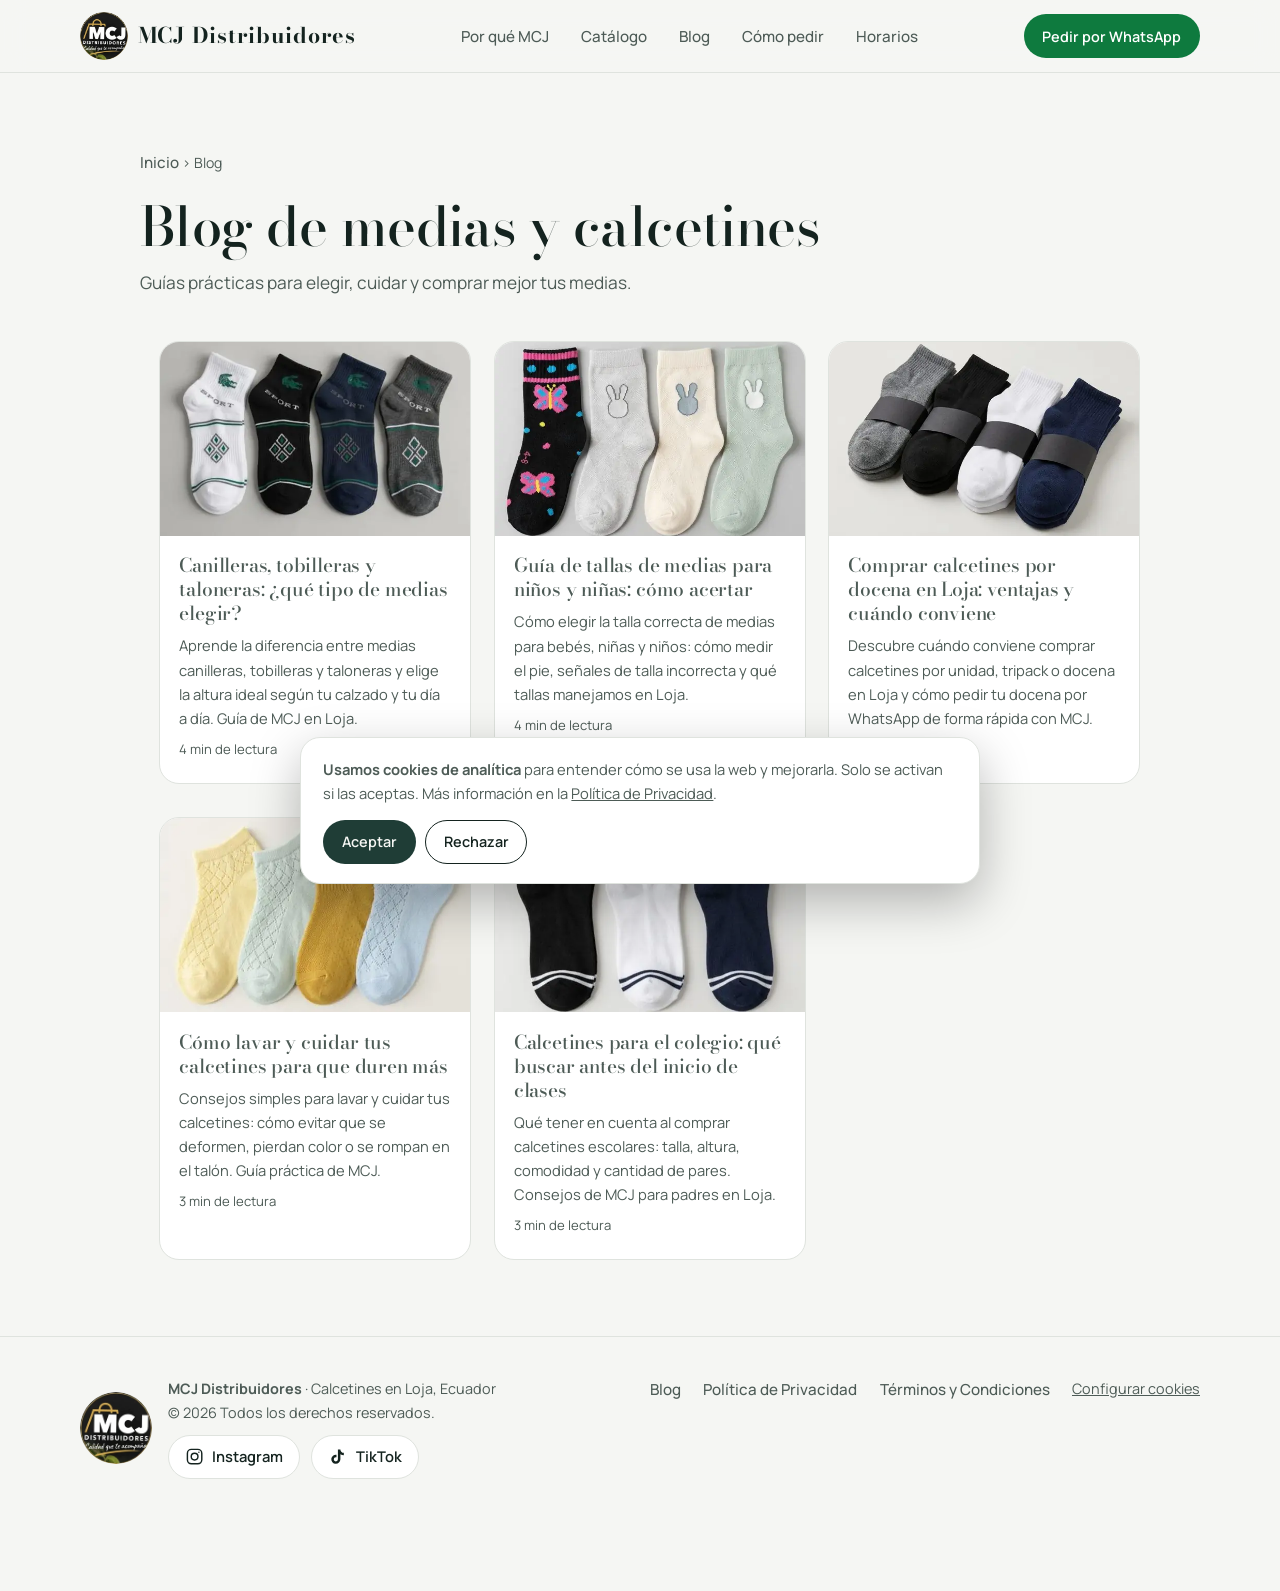
<file: blog/index.html>
<!DOCTYPE html>
<html lang="es-EC">
<head>
<meta charset="utf-8">
<meta name="viewport" content="width=device-width, initial-scale=1, viewport-fit=cover">
<title>Blog de calcetines y medias | Guías y consejos | MCJ</title>
<meta name="description" content="Guías y consejos de MCJ sobre medias y calcetines: tallas para niños, tipos de medias, compras por docena y cuidado. Loja, Ecuador.">
<meta name="robots" content="index, follow">
<meta name="theme-color" content="#14231f">
<link rel="canonical" href="https://mcjdistribuidores.uk/blog/">
<link rel="icon" href="../favicon.ico" sizes="any">
<link rel="icon" href="../favicon-32.png" sizes="32x32" type="image/png">
<link rel="apple-touch-icon" href="../apple-touch-icon.png">
<link rel="manifest" href="../site.webmanifest">
<meta property="og:type" content="website"><meta property="og:locale" content="es_EC"><meta property="og:site_name" content="MCJ">
<meta property="og:title" content="Blog de calcetines y medias | Guías y consejos | MCJ"><meta property="og:description" content="Guías y consejos de MCJ sobre medias y calcetines: tallas para niños, tipos de medias, compras por docena y cuidado. Loja, Ecuador.">
<meta property="og:url" content="https://mcjdistribuidores.uk/blog/">
<meta property="og:image" content="https://mcjdistribuidores.uk/img/og-mcj.jpg"><meta property="og:image:width" content="1200"><meta property="og:image:height" content="630">
<meta property="og:image:alt" content="Logo de MCJ Distribuidores y medias: calcetines en Loja, calidad que te acompaña">
<meta name="twitter:card" content="summary_large_image"><meta name="twitter:title" content="Blog de calcetines y medias | Guías y consejos | MCJ"><meta name="twitter:description" content="Guías y consejos de MCJ sobre medias y calcetines: tallas para niños, tipos de medias, compras por docena y cuidado. Loja, Ecuador."><meta name="twitter:image" content="https://mcjdistribuidores.uk/img/og-mcj.jpg">
<link rel="preconnect" href="https://fonts.googleapis.com"><link rel="preconnect" href="https://fonts.gstatic.com" crossorigin>
<link href="https://fonts.googleapis.com/css2?family=Bodoni+Moda:ital,wght@0,500;0,700;1,500&family=Manrope:wght@400;500;600;700&display=swap" rel="stylesheet">
<link rel="stylesheet" href="../style.css">
<script type="application/ld+json">{"@context": "https://schema.org", "@type": "Blog", "name": "Blog de MCJ Distribuidores", "url": "https://mcjdistribuidores.uk/blog/", "inLanguage": "es-EC", "blogPost": [{"@type": "BlogPosting", "headline": "Canilleras, tobilleras y taloneras: ¿qué tipo de medias elegir?", "url": "https://mcjdistribuidores.uk/blog/tipos-de-medias-canilleras-tobilleras-taloneras", "datePublished": "2026-10-09"}, {"@type": "BlogPosting", "headline": "Guía de tallas de medias para niños y niñas: cómo acertar", "url": "https://mcjdistribuidores.uk/blog/guia-de-tallas-de-medias-para-ninos", "datePublished": "2026-10-09"}, {"@type": "BlogPosting", "headline": "Comprar calcetines por docena en Loja: ventajas y cuándo conviene", "url": "https://mcjdistribuidores.uk/blog/comprar-calcetines-por-docena-loja", "datePublished": "2026-10-09"}, {"@type": "BlogPosting", "headline": "Cómo lavar y cuidar tus calcetines para que duren más", "url": "https://mcjdistribuidores.uk/blog/como-lavar-y-cuidar-tus-calcetines", "datePublished": "2026-10-09"}, {"@type": "BlogPosting", "headline": "Calcetines para el colegio: qué buscar antes del inicio de clases", "url": "https://mcjdistribuidores.uk/blog/calcetines-para-el-colegio", "datePublished": "2026-10-09"}]}</script>
</head>
<body>
<a class="skip" href="#main">Saltar al contenido</a>
<header class="top"><div class="wrap bar"><a class="brand" href="/" aria-label="MCJ Distribuidores, ir al inicio"><img src="../img/logo-mcj.webp" alt="" width="48" height="48"><span>MCJ Distribuidores</span></a>
<nav class="main" id="menu" aria-label="Menú principal"><ul><li><a href="/#valor">Por qué MCJ</a></li><li><a href="/#catalogo">Catálogo</a></li><li><a href="/blog/">Blog</a></li><li><a href="/#pedidos">Cómo pedir</a></li><li><a href="/#horarios">Horarios</a></li></ul></nav>
<a class="btn btn-wa btn-sm" href="https://wa.me/593988360080?text=Hola%20MCJ%2C%20vi%20su%20p%C3%A1gina%20web%20y%20me%20gustar%C3%ADa%20realizar%20una%20consulta/pedido." target="_blank" rel="noopener" data-wa="header">Pedir por WhatsApp</a>
<button class="menu-btn" type="button" aria-expanded="false" aria-controls="menu" aria-label="Abrir menú"><span></span><span></span></button></div></header>
<main id="main" class="legal"><div class="wrap" style="max-width:1000px"><nav class="crumbs" aria-label="Migas de pan"><a href="/">Inicio</a> › <span aria-current="page">Blog</span></nav>
<h1>Blog de medias y calcetines</h1><p class="lead">Guías prácticas para elegir, cuidar y comprar mejor tus medias.</p>
<ul class="posts" style="margin-top:2rem"><li><article class="post"><a href="/blog/tipos-de-medias-canilleras-tobilleras-taloneras" class="post-img"><img src="../img/m18.webp" alt="Medias canilleras bajas de hombre en distintos colores" width="600" height="600" loading="lazy"></a><div><h3><a href="/blog/tipos-de-medias-canilleras-tobilleras-taloneras">Canilleras, tobilleras y taloneras: ¿qué tipo de medias elegir?</a></h3><p>Aprende la diferencia entre medias canilleras, tobilleras y taloneras y elige la altura ideal según tu calzado y tu día a día. Guía de MCJ en Loja.</p><span class="meta">4 min de lectura</span></div></article></li><li><article class="post"><a href="/blog/guia-de-tallas-de-medias-para-ninos" class="post-img"><img src="../img/m06.webp" alt="Medias de niña con diseños, talla 4 a 6" width="600" height="600" loading="lazy"></a><div><h3><a href="/blog/guia-de-tallas-de-medias-para-ninos">Guía de tallas de medias para niños y niñas: cómo acertar</a></h3><p>Cómo elegir la talla correcta de medias para bebés, niñas y niños: cómo medir el pie, señales de talla incorrecta y qué tallas manejamos en Loja.</p><span class="meta">4 min de lectura</span></div></article></li><li><article class="post"><a href="/blog/comprar-calcetines-por-docena-loja" class="post-img"><img src="../img/m02.webp" alt="Medias canilleras bajas en varios colores" width="600" height="600" loading="lazy"></a><div><h3><a href="/blog/comprar-calcetines-por-docena-loja">Comprar calcetines por docena en Loja: ventajas y cuándo conviene</a></h3><p>Descubre cuándo conviene comprar calcetines por unidad, tripack o docena en Loja y cómo pedir tu docena por WhatsApp de forma rápida con MCJ.</p><span class="meta">3 min de lectura</span></div></article></li><li><article class="post"><a href="/blog/como-lavar-y-cuidar-tus-calcetines" class="post-img"><img src="../img/m24.webp" alt="Medias tobilleras de colores claros" width="600" height="600" loading="lazy"></a><div><h3><a href="/blog/como-lavar-y-cuidar-tus-calcetines">Cómo lavar y cuidar tus calcetines para que duren más</a></h3><p>Consejos simples para lavar y cuidar tus calcetines: cómo evitar que se deformen, pierdan color o se rompan en el talón. Guía práctica de MCJ.</p><span class="meta">3 min de lectura</span></div></article></li><li><article class="post"><a href="/blog/calcetines-para-el-colegio" class="post-img"><img src="../img/m19.webp" alt="Medias canilleras bajas de niño con rayas deportivas" width="600" height="600" loading="lazy"></a><div><h3><a href="/blog/calcetines-para-el-colegio">Calcetines para el colegio: qué buscar antes del inicio de clases</a></h3><p>Qué tener en cuenta al comprar calcetines escolares: talla, altura, comodidad y cantidad de pares. Consejos de MCJ para padres en Loja.</p><span class="meta">3 min de lectura</span></div></article></li></ul></div></main>
<footer><div class="wrap foot"><div class="foot-brand"><img src="../img/logo-mcj.webp" alt="Logo de MCJ Distribuidores" width="72" height="72" loading="lazy"><div><p><strong>MCJ Distribuidores</strong> · Calcetines en Loja, Ecuador</p><p>© <span id="y">2026</span> Todos los derechos reservados.</p><ul class="social foot-soc" aria-label="Redes sociales"><li><a href="https://www.instagram.com/mcj_distribuidores/" target="_blank" rel="noopener noreferrer" aria-label="Instagram de MCJ Distribuidores (se abre en una pestaña nueva)"><svg viewBox="0 0 24 24" fill="none" stroke="currentColor" stroke-width="1.8" aria-hidden="true"><rect x="3" y="3" width="18" height="18" rx="5"/><circle cx="12" cy="12" r="4.2"/><circle cx="17.4" cy="6.6" r=".9" fill="currentColor" stroke="none"/></svg><span>Instagram</span></a></li><li><a href="https://www.tiktok.com/@mcj.distribuidore" target="_blank" rel="noopener noreferrer" aria-label="TikTok de MCJ Distribuidores (se abre en una pestaña nueva)"><svg viewBox="0 0 24 24" fill="currentColor" aria-hidden="true"><path d="M16.6 5.8A4.3 4.3 0 0 1 15.5 3h-3.1v12.4a2.6 2.6 0 1 1-2.6-2.6c.3 0 .5 0 .8.1V9.7a5.7 5.7 0 1 0 4.9 5.7V9a7.4 7.4 0 0 0 4.3 1.4V7.3a4.3 4.3 0 0 1-3.2-1.5z"/></svg><span>TikTok</span></a></li></ul></div></div>
<nav aria-label="Legal"><ul><li><a href="/blog/">Blog</a></li><li><a href="/politica-de-privacidad">Política de Privacidad</a></li><li><a href="/terminos-y-condiciones">Términos y Condiciones</a></li><li><button type="button" data-cookie-open>Configurar cookies</button></li></ul></nav></div></footer>
<div class="cookie" id="cookie" role="dialog" aria-labelledby="ck-t" hidden>
<p id="ck-t"><strong>Usamos cookies de analítica</strong> para entender cómo se usa la web y mejorarla. Solo se activan si las aceptas. Más información en la <a href="/politica-de-privacidad">Política de Privacidad</a>.</p>
<div class="cta-row"><button class="btn btn-primary btn-sm" type="button" data-cookie="yes">Aceptar</button><button class="btn btn-ghost btn-sm" type="button" data-cookie="no">Rechazar</button></div></div>
<script src="../app.js" defer></script>
</body></html>
</file>
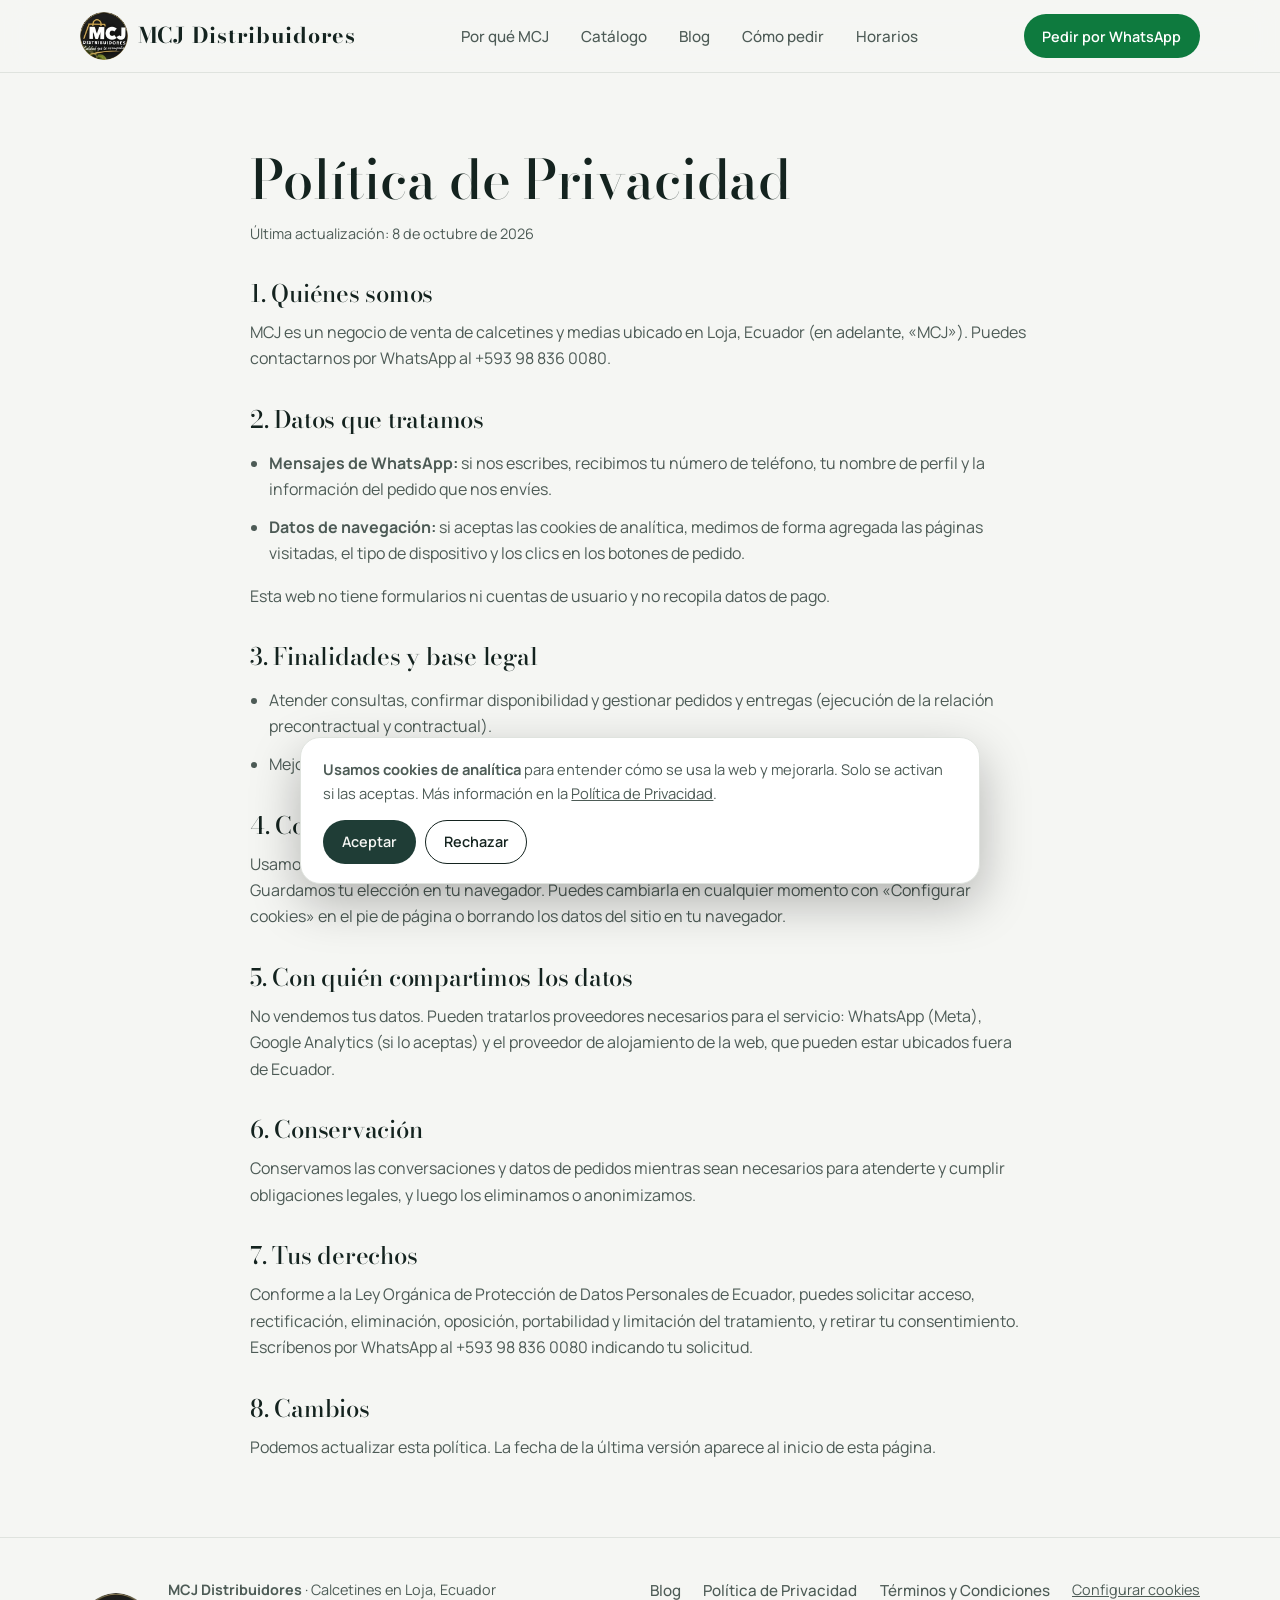
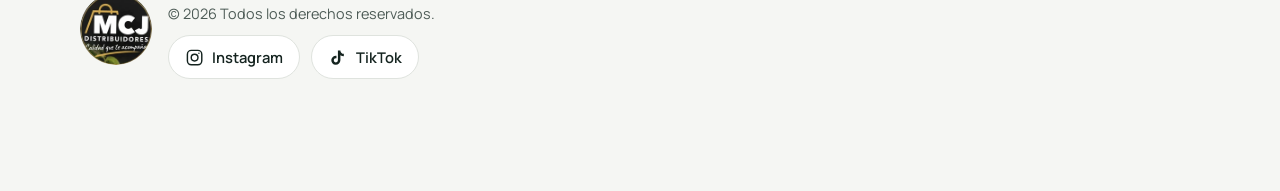
<file: politica-de-privacidad.html>
<!DOCTYPE html>
<html lang="es-EC">
<head>
<meta charset="utf-8">
<meta name="viewport" content="width=device-width, initial-scale=1, viewport-fit=cover">
<title>Política de Privacidad | MCJ</title>
<meta name="description" content="Cómo MCJ trata tus datos personales y cookies cuando visitas esta web o nos escribes por WhatsApp.">
<meta name="robots" content="index, follow">
<meta name="theme-color" content="#14231f">
<link rel="canonical" href="https://mcjdistribuidores.uk/politica-de-privacidad">
<link rel="icon" href="favicon.ico" sizes="any">
<link rel="icon" href="favicon-32.png" sizes="32x32" type="image/png">
<link rel="apple-touch-icon" href="apple-touch-icon.png">
<link rel="manifest" href="site.webmanifest">
<meta property="og:type" content="website"><meta property="og:locale" content="es_EC"><meta property="og:site_name" content="MCJ">
<meta property="og:title" content="Política de Privacidad | MCJ"><meta property="og:description" content="Cómo MCJ trata tus datos personales y cookies cuando visitas esta web o nos escribes por WhatsApp.">
<meta property="og:url" content="https://mcjdistribuidores.uk/politica-de-privacidad">
<meta property="og:image" content="https://mcjdistribuidores.uk/img/og-mcj.jpg"><meta property="og:image:width" content="1200"><meta property="og:image:height" content="630">
<meta property="og:image:alt" content="Logo de MCJ Distribuidores y medias: calcetines en Loja, calidad que te acompaña">
<meta name="twitter:card" content="summary_large_image"><meta name="twitter:title" content="Política de Privacidad | MCJ"><meta name="twitter:description" content="Cómo MCJ trata tus datos personales y cookies cuando visitas esta web o nos escribes por WhatsApp."><meta name="twitter:image" content="https://mcjdistribuidores.uk/img/og-mcj.jpg">
<link rel="preconnect" href="https://fonts.googleapis.com"><link rel="preconnect" href="https://fonts.gstatic.com" crossorigin>
<link href="https://fonts.googleapis.com/css2?family=Bodoni+Moda:ital,wght@0,500;0,700;1,500&family=Manrope:wght@400;500;600;700&display=swap" rel="stylesheet">
<link rel="stylesheet" href="style.css">
</head>
<body>
<a class="skip" href="#main">Saltar al contenido</a>
<header class="top"><div class="wrap bar"><a class="brand" href="/" aria-label="MCJ Distribuidores, ir al inicio"><img src="img/logo-mcj.webp" alt="" width="48" height="48"><span>MCJ Distribuidores</span></a>
<nav class="main" id="menu" aria-label="Menú principal"><ul><li><a href="/#valor">Por qué MCJ</a></li><li><a href="/#catalogo">Catálogo</a></li><li><a href="/blog/">Blog</a></li><li><a href="/#pedidos">Cómo pedir</a></li><li><a href="/#horarios">Horarios</a></li></ul></nav>
<a class="btn btn-wa btn-sm" href="https://wa.me/593988360080?text=Hola%20MCJ%2C%20vi%20su%20p%C3%A1gina%20web%20y%20me%20gustar%C3%ADa%20realizar%20una%20consulta/pedido." target="_blank" rel="noopener" data-wa="header">Pedir por WhatsApp</a>
<button class="menu-btn" type="button" aria-expanded="false" aria-controls="menu" aria-label="Abrir menú"><span></span><span></span></button></div></header>
<main id="main" class="legal"><div class="wrap"><h1>Política de Privacidad</h1><p class="upd">Última actualización: 8 de octubre de 2026</p>
<h2>1. Quiénes somos</h2><p>MCJ es un negocio de venta de calcetines y medias ubicado en Loja, Ecuador (en adelante, «MCJ»). Puedes contactarnos por WhatsApp al +593 98 836 0080.</p>
<h2>2. Datos que tratamos</h2><ul><li><strong>Mensajes de WhatsApp:</strong> si nos escribes, recibimos tu número de teléfono, tu nombre de perfil y la información del pedido que nos envíes.</li><li><strong>Datos de navegación:</strong> si aceptas las cookies de analítica, medimos de forma agregada las páginas visitadas, el tipo de dispositivo y los clics en los botones de pedido.</li></ul><p>Esta web no tiene formularios ni cuentas de usuario y no recopila datos de pago.</p>
<h2>3. Finalidades y base legal</h2><ul><li>Atender consultas, confirmar disponibilidad y gestionar pedidos y entregas (ejecución de la relación precontractual y contractual).</li><li>Mejorar la web mediante analítica (consentimiento, que puedes retirar cuando quieras).</li></ul>
<h2>4. Cookies</h2><p>Usamos únicamente cookies de analítica de Google Analytics y solo después de tu consentimiento. Guardamos tu elección en tu navegador. Puedes cambiarla en cualquier momento con «Configurar cookies» en el pie de página o borrando los datos del sitio en tu navegador.</p>
<h2>5. Con quién compartimos los datos</h2><p>No vendemos tus datos. Pueden tratarlos proveedores necesarios para el servicio: WhatsApp (Meta), Google Analytics (si lo aceptas) y el proveedor de alojamiento de la web, que pueden estar ubicados fuera de Ecuador.</p>
<h2>6. Conservación</h2><p>Conservamos las conversaciones y datos de pedidos mientras sean necesarios para atenderte y cumplir obligaciones legales, y luego los eliminamos o anonimizamos.</p>
<h2>7. Tus derechos</h2><p>Conforme a la Ley Orgánica de Protección de Datos Personales de Ecuador, puedes solicitar acceso, rectificación, eliminación, oposición, portabilidad y limitación del tratamiento, y retirar tu consentimiento. Escríbenos por WhatsApp al +593 98 836 0080 indicando tu solicitud.</p>
<h2>8. Cambios</h2><p>Podemos actualizar esta política. La fecha de la última versión aparece al inicio de esta página.</p></div></main>
<footer><div class="wrap foot"><div class="foot-brand"><img src="img/logo-mcj.webp" alt="Logo de MCJ Distribuidores" width="72" height="72" loading="lazy"><div><p><strong>MCJ Distribuidores</strong> · Calcetines en Loja, Ecuador</p><p>© <span id="y">2026</span> Todos los derechos reservados.</p><ul class="social foot-soc" aria-label="Redes sociales"><li><a href="https://www.instagram.com/mcj_distribuidores/" target="_blank" rel="noopener noreferrer" aria-label="Instagram de MCJ Distribuidores (se abre en una pestaña nueva)"><svg viewBox="0 0 24 24" fill="none" stroke="currentColor" stroke-width="1.8" aria-hidden="true"><rect x="3" y="3" width="18" height="18" rx="5"/><circle cx="12" cy="12" r="4.2"/><circle cx="17.4" cy="6.6" r=".9" fill="currentColor" stroke="none"/></svg><span>Instagram</span></a></li><li><a href="https://www.tiktok.com/@mcj.distribuidore" target="_blank" rel="noopener noreferrer" aria-label="TikTok de MCJ Distribuidores (se abre en una pestaña nueva)"><svg viewBox="0 0 24 24" fill="currentColor" aria-hidden="true"><path d="M16.6 5.8A4.3 4.3 0 0 1 15.5 3h-3.1v12.4a2.6 2.6 0 1 1-2.6-2.6c.3 0 .5 0 .8.1V9.7a5.7 5.7 0 1 0 4.9 5.7V9a7.4 7.4 0 0 0 4.3 1.4V7.3a4.3 4.3 0 0 1-3.2-1.5z"/></svg><span>TikTok</span></a></li></ul></div></div>
<nav aria-label="Legal"><ul><li><a href="/blog/">Blog</a></li><li><a href="/politica-de-privacidad">Política de Privacidad</a></li><li><a href="/terminos-y-condiciones">Términos y Condiciones</a></li><li><button type="button" data-cookie-open>Configurar cookies</button></li></ul></nav></div></footer>
<div class="cookie" id="cookie" role="dialog" aria-labelledby="ck-t" hidden>
<p id="ck-t"><strong>Usamos cookies de analítica</strong> para entender cómo se usa la web y mejorarla. Solo se activan si las aceptas. Más información en la <a href="/politica-de-privacidad">Política de Privacidad</a>.</p>
<div class="cta-row"><button class="btn btn-primary btn-sm" type="button" data-cookie="yes">Aceptar</button><button class="btn btn-ghost btn-sm" type="button" data-cookie="no">Rechazar</button></div></div>
<script src="app.js" defer></script>
</body></html>
</file>
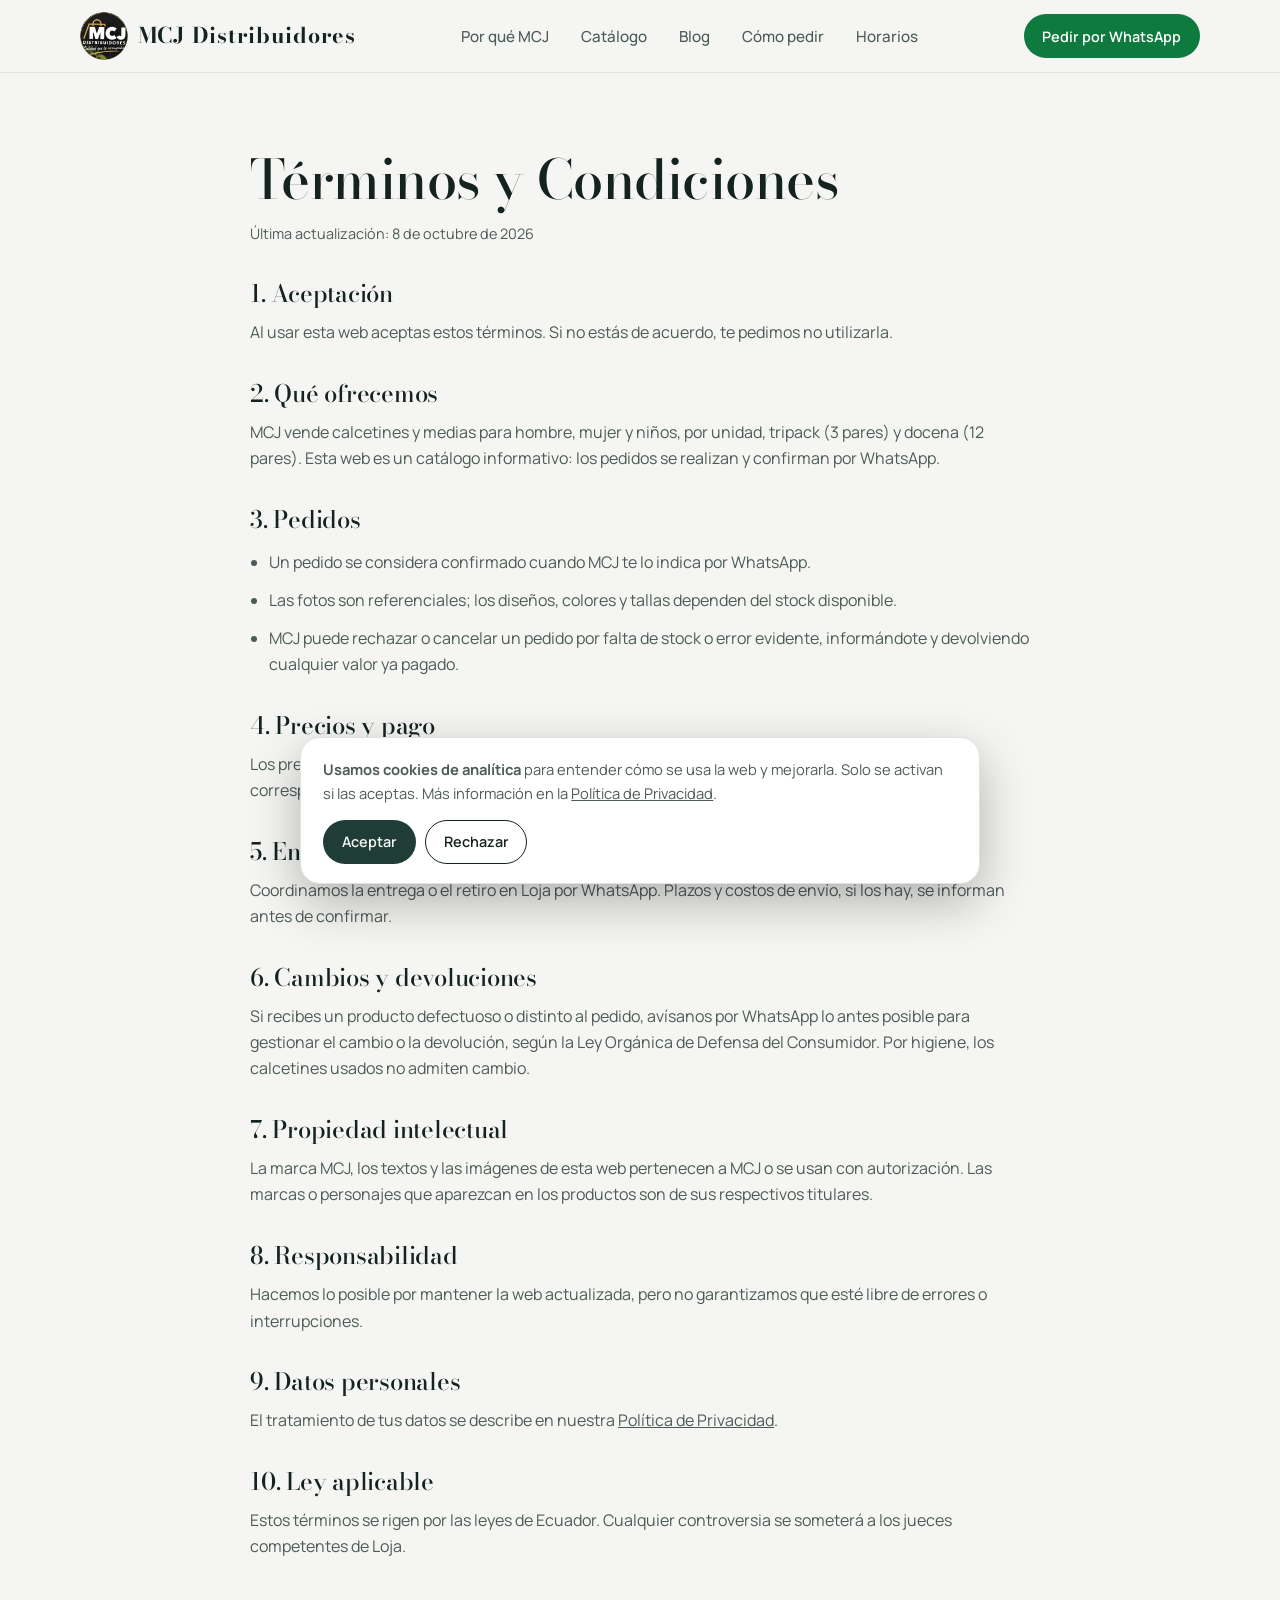
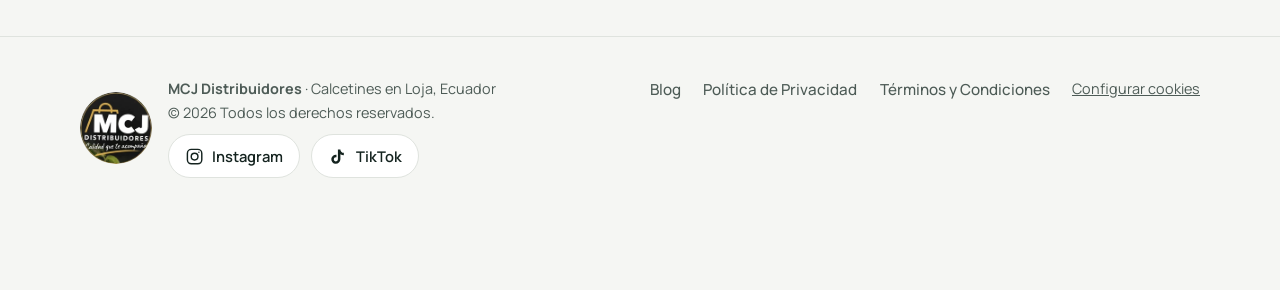
<file: terminos-y-condiciones.html>
<!DOCTYPE html>
<html lang="es-EC">
<head>
<meta charset="utf-8">
<meta name="viewport" content="width=device-width, initial-scale=1, viewport-fit=cover">
<title>Términos y Condiciones | MCJ</title>
<meta name="description" content="Condiciones de uso de la web de MCJ y de compra de calcetines por unidad, tripack y docena en Loja.">
<meta name="robots" content="index, follow">
<meta name="theme-color" content="#14231f">
<link rel="canonical" href="https://mcjdistribuidores.uk/terminos-y-condiciones">
<link rel="icon" href="favicon.ico" sizes="any">
<link rel="icon" href="favicon-32.png" sizes="32x32" type="image/png">
<link rel="apple-touch-icon" href="apple-touch-icon.png">
<link rel="manifest" href="site.webmanifest">
<meta property="og:type" content="website"><meta property="og:locale" content="es_EC"><meta property="og:site_name" content="MCJ">
<meta property="og:title" content="Términos y Condiciones | MCJ"><meta property="og:description" content="Condiciones de uso de la web de MCJ y de compra de calcetines por unidad, tripack y docena en Loja.">
<meta property="og:url" content="https://mcjdistribuidores.uk/terminos-y-condiciones">
<meta property="og:image" content="https://mcjdistribuidores.uk/img/og-mcj.jpg"><meta property="og:image:width" content="1200"><meta property="og:image:height" content="630">
<meta property="og:image:alt" content="Logo de MCJ Distribuidores y medias: calcetines en Loja, calidad que te acompaña">
<meta name="twitter:card" content="summary_large_image"><meta name="twitter:title" content="Términos y Condiciones | MCJ"><meta name="twitter:description" content="Condiciones de uso de la web de MCJ y de compra de calcetines por unidad, tripack y docena en Loja."><meta name="twitter:image" content="https://mcjdistribuidores.uk/img/og-mcj.jpg">
<link rel="preconnect" href="https://fonts.googleapis.com"><link rel="preconnect" href="https://fonts.gstatic.com" crossorigin>
<link href="https://fonts.googleapis.com/css2?family=Bodoni+Moda:ital,wght@0,500;0,700;1,500&family=Manrope:wght@400;500;600;700&display=swap" rel="stylesheet">
<link rel="stylesheet" href="style.css">
</head>
<body>
<a class="skip" href="#main">Saltar al contenido</a>
<header class="top"><div class="wrap bar"><a class="brand" href="/" aria-label="MCJ Distribuidores, ir al inicio"><img src="img/logo-mcj.webp" alt="" width="48" height="48"><span>MCJ Distribuidores</span></a>
<nav class="main" id="menu" aria-label="Menú principal"><ul><li><a href="/#valor">Por qué MCJ</a></li><li><a href="/#catalogo">Catálogo</a></li><li><a href="/blog/">Blog</a></li><li><a href="/#pedidos">Cómo pedir</a></li><li><a href="/#horarios">Horarios</a></li></ul></nav>
<a class="btn btn-wa btn-sm" href="https://wa.me/593988360080?text=Hola%20MCJ%2C%20vi%20su%20p%C3%A1gina%20web%20y%20me%20gustar%C3%ADa%20realizar%20una%20consulta/pedido." target="_blank" rel="noopener" data-wa="header">Pedir por WhatsApp</a>
<button class="menu-btn" type="button" aria-expanded="false" aria-controls="menu" aria-label="Abrir menú"><span></span><span></span></button></div></header>
<main id="main" class="legal"><div class="wrap"><h1>Términos y Condiciones</h1><p class="upd">Última actualización: 8 de octubre de 2026</p>
<h2>1. Aceptación</h2><p>Al usar esta web aceptas estos términos. Si no estás de acuerdo, te pedimos no utilizarla.</p>
<h2>2. Qué ofrecemos</h2><p>MCJ vende calcetines y medias para hombre, mujer y niños, por unidad, tripack (3 pares) y docena (12 pares). Esta web es un catálogo informativo: los pedidos se realizan y confirman por WhatsApp.</p>
<h2>3. Pedidos</h2><ul><li>Un pedido se considera confirmado cuando MCJ te lo indica por WhatsApp.</li><li>Las fotos son referenciales; los diseños, colores y tallas dependen del stock disponible.</li><li>MCJ puede rechazar o cancelar un pedido por falta de stock o error evidente, informándote y devolviendo cualquier valor ya pagado.</li></ul>
<h2>4. Precios y pago</h2><p>Los precios se informan por WhatsApp al momento de tu consulta e incluyen los impuestos que correspondan. Las formas de pago se acuerdan al confirmar el pedido.</p>
<h2>5. Entrega y retiro</h2><p>Coordinamos la entrega o el retiro en Loja por WhatsApp. Plazos y costos de envío, si los hay, se informan antes de confirmar.</p>
<h2>6. Cambios y devoluciones</h2><p>Si recibes un producto defectuoso o distinto al pedido, avísanos por WhatsApp lo antes posible para gestionar el cambio o la devolución, según la Ley Orgánica de Defensa del Consumidor. Por higiene, los calcetines usados no admiten cambio.</p>
<h2>7. Propiedad intelectual</h2><p>La marca MCJ, los textos y las imágenes de esta web pertenecen a MCJ o se usan con autorización. Las marcas o personajes que aparezcan en los productos son de sus respectivos titulares.</p>
<h2>8. Responsabilidad</h2><p>Hacemos lo posible por mantener la web actualizada, pero no garantizamos que esté libre de errores o interrupciones.</p>
<h2>9. Datos personales</h2><p>El tratamiento de tus datos se describe en nuestra <a href="/politica-de-privacidad">Política de Privacidad</a>.</p>
<h2>10. Ley aplicable</h2><p>Estos términos se rigen por las leyes de Ecuador. Cualquier controversia se someterá a los jueces competentes de Loja.</p></div></main>
<footer><div class="wrap foot"><div class="foot-brand"><img src="img/logo-mcj.webp" alt="Logo de MCJ Distribuidores" width="72" height="72" loading="lazy"><div><p><strong>MCJ Distribuidores</strong> · Calcetines en Loja, Ecuador</p><p>© <span id="y">2026</span> Todos los derechos reservados.</p><ul class="social foot-soc" aria-label="Redes sociales"><li><a href="https://www.instagram.com/mcj_distribuidores/" target="_blank" rel="noopener noreferrer" aria-label="Instagram de MCJ Distribuidores (se abre en una pestaña nueva)"><svg viewBox="0 0 24 24" fill="none" stroke="currentColor" stroke-width="1.8" aria-hidden="true"><rect x="3" y="3" width="18" height="18" rx="5"/><circle cx="12" cy="12" r="4.2"/><circle cx="17.4" cy="6.6" r=".9" fill="currentColor" stroke="none"/></svg><span>Instagram</span></a></li><li><a href="https://www.tiktok.com/@mcj.distribuidore" target="_blank" rel="noopener noreferrer" aria-label="TikTok de MCJ Distribuidores (se abre en una pestaña nueva)"><svg viewBox="0 0 24 24" fill="currentColor" aria-hidden="true"><path d="M16.6 5.8A4.3 4.3 0 0 1 15.5 3h-3.1v12.4a2.6 2.6 0 1 1-2.6-2.6c.3 0 .5 0 .8.1V9.7a5.7 5.7 0 1 0 4.9 5.7V9a7.4 7.4 0 0 0 4.3 1.4V7.3a4.3 4.3 0 0 1-3.2-1.5z"/></svg><span>TikTok</span></a></li></ul></div></div>
<nav aria-label="Legal"><ul><li><a href="/blog/">Blog</a></li><li><a href="/politica-de-privacidad">Política de Privacidad</a></li><li><a href="/terminos-y-condiciones">Términos y Condiciones</a></li><li><button type="button" data-cookie-open>Configurar cookies</button></li></ul></nav></div></footer>
<div class="cookie" id="cookie" role="dialog" aria-labelledby="ck-t" hidden>
<p id="ck-t"><strong>Usamos cookies de analítica</strong> para entender cómo se usa la web y mejorarla. Solo se activan si las aceptas. Más información en la <a href="/politica-de-privacidad">Política de Privacidad</a>.</p>
<div class="cta-row"><button class="btn btn-primary btn-sm" type="button" data-cookie="yes">Aceptar</button><button class="btn btn-ghost btn-sm" type="button" data-cookie="no">Rechazar</button></div></div>
<script src="app.js" defer></script>
</body></html>
</file>
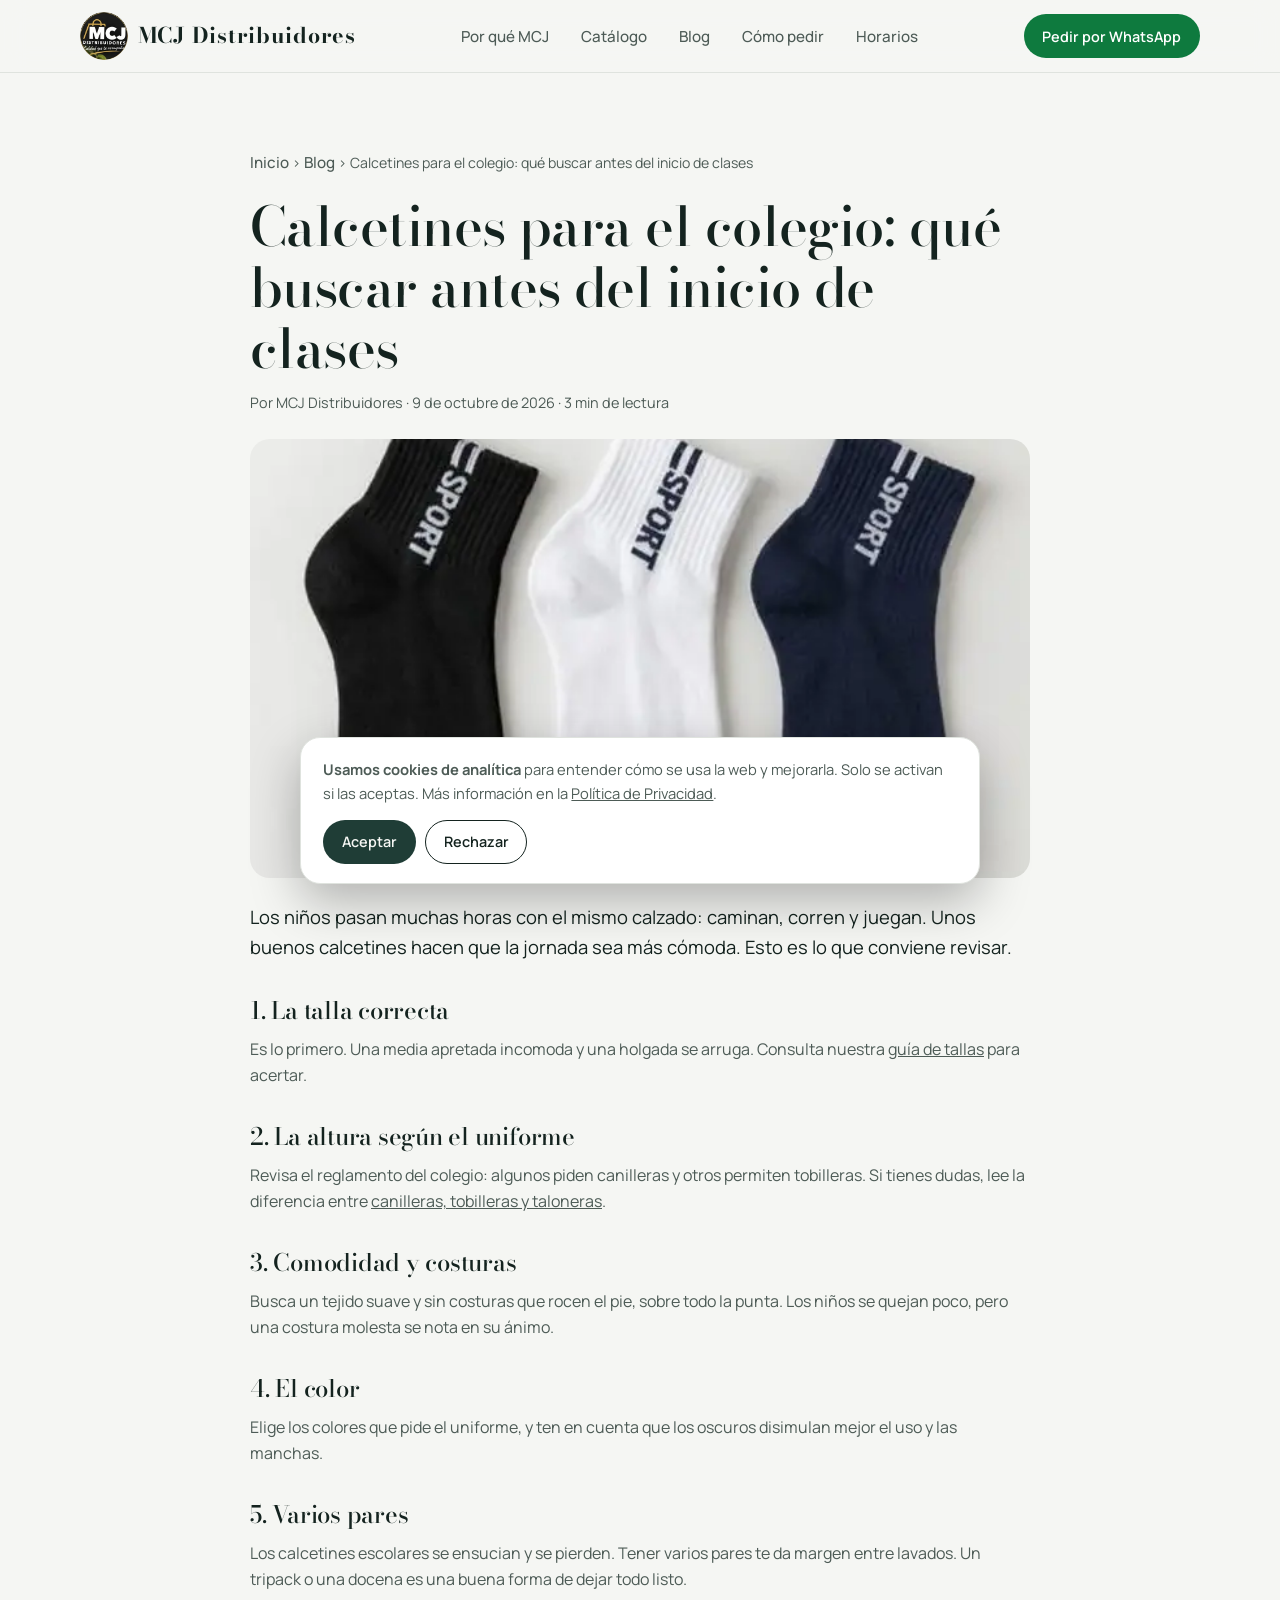
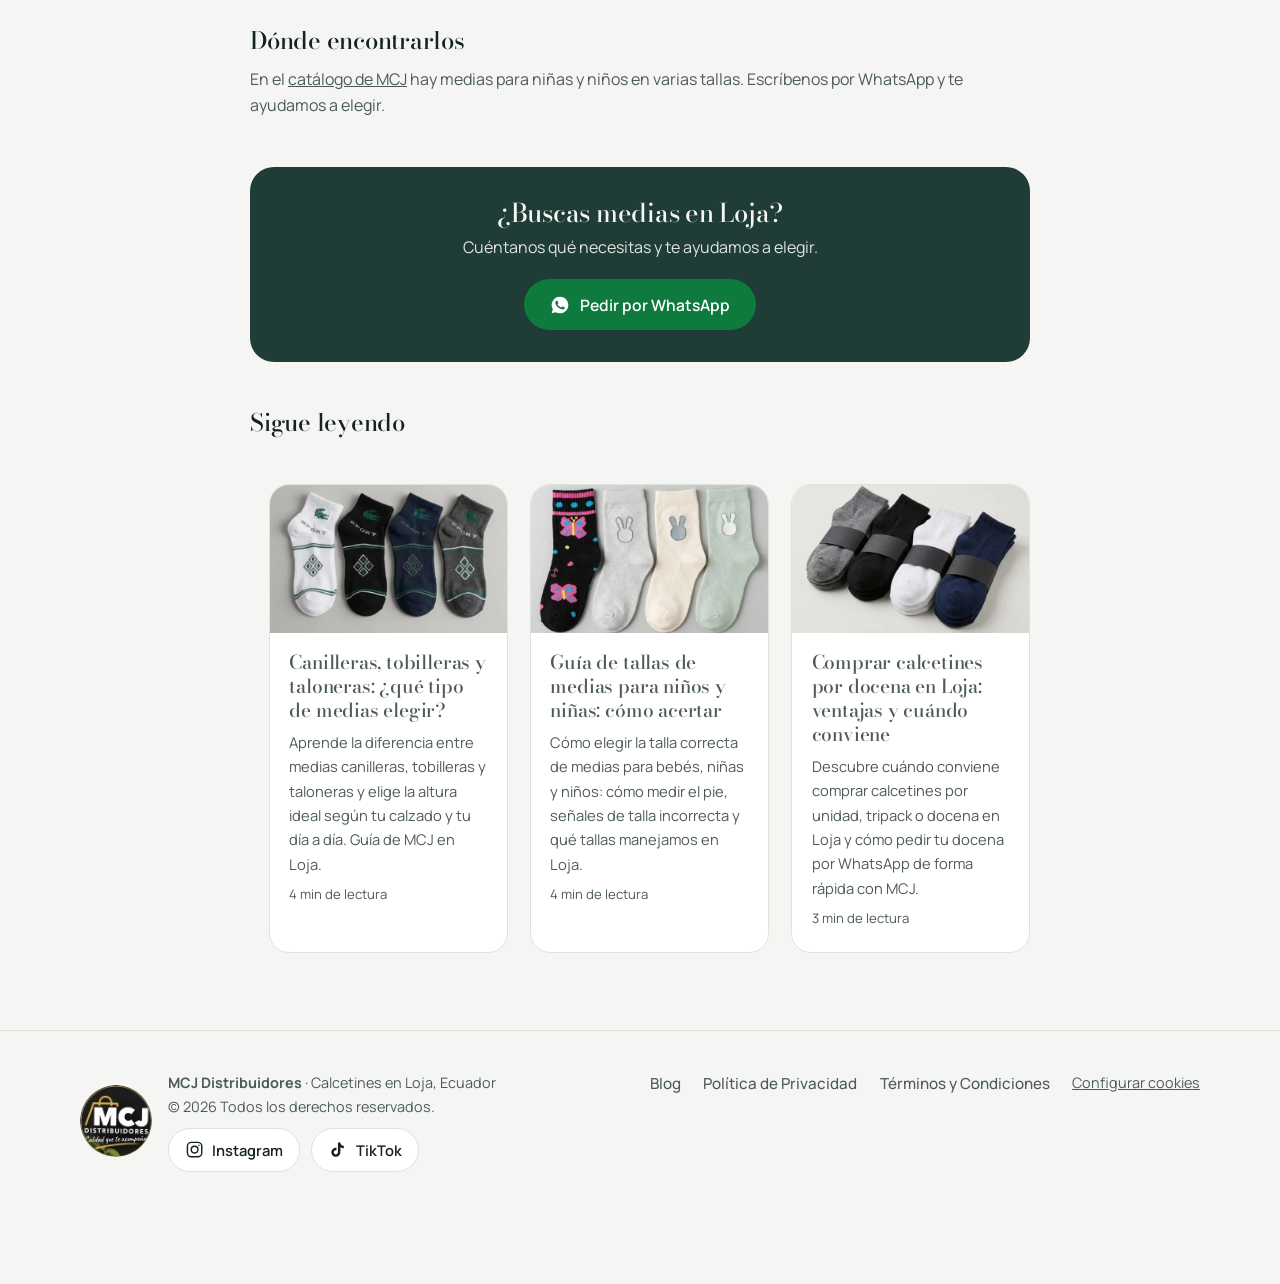
<file: blog/calcetines-para-el-colegio.html>
<!DOCTYPE html>
<html lang="es-EC">
<head>
<meta charset="utf-8">
<meta name="viewport" content="width=device-width, initial-scale=1, viewport-fit=cover">
<title>Calcetines para el colegio: qué buscar | MCJ Loja</title>
<meta name="description" content="Qué tener en cuenta al comprar calcetines escolares: talla, altura, comodidad y cantidad de pares. Consejos de MCJ para padres en Loja.">
<meta name="robots" content="index, follow">
<meta name="theme-color" content="#14231f">
<link rel="canonical" href="https://mcjdistribuidores.uk/blog/calcetines-para-el-colegio">
<link rel="icon" href="../favicon.ico" sizes="any">
<link rel="icon" href="../favicon-32.png" sizes="32x32" type="image/png">
<link rel="apple-touch-icon" href="../apple-touch-icon.png">
<link rel="manifest" href="../site.webmanifest">
<meta property="og:type" content="article"><meta property="og:locale" content="es_EC"><meta property="og:site_name" content="MCJ">
<meta property="og:title" content="Calcetines para el colegio: qué buscar | MCJ Loja"><meta property="og:description" content="Qué tener en cuenta al comprar calcetines escolares: talla, altura, comodidad y cantidad de pares. Consejos de MCJ para padres en Loja.">
<meta property="og:url" content="https://mcjdistribuidores.uk/blog/calcetines-para-el-colegio">
<meta property="og:image" content="https://mcjdistribuidores.uk/img/m19.webp"><meta property="og:image:width" content="1200"><meta property="og:image:height" content="630">
<meta property="og:image:alt" content="Logo de MCJ Distribuidores y medias: calcetines en Loja, calidad que te acompaña">
<meta name="twitter:card" content="summary_large_image"><meta name="twitter:title" content="Calcetines para el colegio: qué buscar | MCJ Loja"><meta name="twitter:description" content="Qué tener en cuenta al comprar calcetines escolares: talla, altura, comodidad y cantidad de pares. Consejos de MCJ para padres en Loja."><meta name="twitter:image" content="https://mcjdistribuidores.uk/img/m19.webp">
<link rel="preconnect" href="https://fonts.googleapis.com"><link rel="preconnect" href="https://fonts.gstatic.com" crossorigin>
<link href="https://fonts.googleapis.com/css2?family=Bodoni+Moda:ital,wght@0,500;0,700;1,500&family=Manrope:wght@400;500;600;700&display=swap" rel="stylesheet">
<link rel="stylesheet" href="../style.css">
<script type="application/ld+json">{"@context": "https://schema.org", "@graph": [{"@type": "BlogPosting", "headline": "Calcetines para el colegio: qué buscar antes del inicio de clases", "description": "Qué tener en cuenta al comprar calcetines escolares: talla, altura, comodidad y cantidad de pares. Consejos de MCJ para padres en Loja.", "image": "https://mcjdistribuidores.uk/img/m19.webp", "datePublished": "2026-10-09", "dateModified": "2026-10-09", "inLanguage": "es-EC", "author": {"@type": "Organization", "name": "MCJ Distribuidores", "url": "https://mcjdistribuidores.uk/", "logo": {"@type": "ImageObject", "url": "https://mcjdistribuidores.uk/img/logo-mcj.webp"}}, "publisher": {"@type": "Organization", "name": "MCJ Distribuidores", "url": "https://mcjdistribuidores.uk/", "logo": {"@type": "ImageObject", "url": "https://mcjdistribuidores.uk/img/logo-mcj.webp"}}, "mainEntityOfPage": "https://mcjdistribuidores.uk/blog/calcetines-para-el-colegio"}, {"@type": "BreadcrumbList", "itemListElement": [{"@type": "ListItem", "position": 1, "name": "Inicio", "item": "https://mcjdistribuidores.uk/"}, {"@type": "ListItem", "position": 2, "name": "Blog", "item": "https://mcjdistribuidores.uk/blog/"}, {"@type": "ListItem", "position": 3, "name": "Calcetines para el colegio: qué buscar antes del inicio de clases", "item": "https://mcjdistribuidores.uk/blog/calcetines-para-el-colegio"}]}]}</script>
</head>
<body>
<a class="skip" href="#main">Saltar al contenido</a>
<header class="top"><div class="wrap bar"><a class="brand" href="/" aria-label="MCJ Distribuidores, ir al inicio"><img src="../img/logo-mcj.webp" alt="" width="48" height="48"><span>MCJ Distribuidores</span></a>
<nav class="main" id="menu" aria-label="Menú principal"><ul><li><a href="/#valor">Por qué MCJ</a></li><li><a href="/#catalogo">Catálogo</a></li><li><a href="/blog/">Blog</a></li><li><a href="/#pedidos">Cómo pedir</a></li><li><a href="/#horarios">Horarios</a></li></ul></nav>
<a class="btn btn-wa btn-sm" href="https://wa.me/593988360080?text=Hola%20MCJ%2C%20vi%20su%20p%C3%A1gina%20web%20y%20me%20gustar%C3%ADa%20realizar%20una%20consulta/pedido." target="_blank" rel="noopener" data-wa="header">Pedir por WhatsApp</a>
<button class="menu-btn" type="button" aria-expanded="false" aria-controls="menu" aria-label="Abrir menú"><span></span><span></span></button></div></header>
<main id="main" class="legal"><article class="wrap">
<nav class="crumbs" aria-label="Migas de pan"><a href="/">Inicio</a> › <a href="/blog/">Blog</a> › <span aria-current="page">Calcetines para el colegio: qué buscar antes del inicio de clases</span></nav>
<h1>Calcetines para el colegio: qué buscar antes del inicio de clases</h1><p class="upd">Por MCJ Distribuidores · <time datetime="2026-10-09">9 de octubre de 2026</time> · 3 min de lectura</p>
<img class="cover" src="../img/m19.webp" alt="Medias canilleras bajas de niño con rayas deportivas" width="600" height="600" fetchpriority="high">
<p class="intro">Los niños pasan muchas horas con el mismo calzado: caminan, corren y juegan. Unos buenos calcetines hacen que la jornada sea más cómoda. Esto es lo que conviene revisar.</p><h2>1. La talla correcta</h2><p>Es lo primero. Una media apretada incomoda y una holgada se arruga. Consulta nuestra <a href="/blog/guia-de-tallas-de-medias-para-ninos">guía de tallas</a> para acertar.</p>
<h2>2. La altura según el uniforme</h2><p>Revisa el reglamento del colegio: algunos piden canilleras y otros permiten tobilleras. Si tienes dudas, lee la diferencia entre <a href="/blog/tipos-de-medias-canilleras-tobilleras-taloneras">canilleras, tobilleras y taloneras</a>.</p>
<h2>3. Comodidad y costuras</h2><p>Busca un tejido suave y sin costuras que rocen el pie, sobre todo la punta. Los niños se quejan poco, pero una costura molesta se nota en su ánimo.</p>
<h2>4. El color</h2><p>Elige los colores que pide el uniforme, y ten en cuenta que los oscuros disimulan mejor el uso y las manchas.</p>
<h2>5. Varios pares</h2><p>Los calcetines escolares se ensucian y se pierden. Tener varios pares te da margen entre lavados. Un tripack o una docena es una buena forma de dejar todo listo.</p>
<h2>Dónde encontrarlos</h2><p>En el <a href="/#catalogo">catálogo de MCJ</a> hay medias para niñas y niños en varias tallas. Escríbenos por WhatsApp y te ayudamos a elegir.</p>
<aside class="art-cta"><h2>¿Buscas medias en Loja?</h2><p>Cuéntanos qué necesitas y te ayudamos a elegir.</p><a class="btn btn-wa" href="https://wa.me/593988360080?text=Hola%20MCJ%2C%20le%C3%AD%20su%20art%C3%ADculo%20%C2%ABCalcetines%20para%20el%20colegio%3A%20qu%C3%A9%20buscar%20antes%20del%20inicio%20de%20clases%C2%BB%20y%20quisiera%20hacer%20una%20consulta/pedido." target="_blank" rel="noopener" data-wa="blog-calcetines-para-el-colegio"><svg class="ico" viewBox="0 0 24 24" fill="currentColor" aria-hidden="true"><path d="M12 2a10 10 0 0 0-8.6 15.1L2 22l5-1.3A10 10 0 1 0 12 2zm5.3 14.1c-.2.6-1.3 1.2-1.8 1.2-.5.1-1 .2-3.3-.7-2.8-1.2-4.6-4-4.7-4.2-.1-.2-1.1-1.5-1.1-2.8s.7-2 1-2.3c.2-.3.5-.3.7-.3h.5c.2 0 .4 0 .6.5.2.5.8 1.8.8 1.9.1.1.1.3 0 .5l-.3.4-.4.5c-.1.1-.3.3-.1.6.2.3.8 1.3 1.7 2.100 1.100 1 2.100 1.300 2.400 1.500.3.1.5.1.6-.1l.9-1.100c.2-.3.4-.2.7-.1l1.800.9c.3.1.5.2.5.3.1.2.1.7-.1 1.300z"/></svg> Pedir por WhatsApp</a></aside>
<h2>Sigue leyendo</h2><ul class="posts"><li><article class="post"><a href="/blog/tipos-de-medias-canilleras-tobilleras-taloneras" class="post-img"><img src="../img/m18.webp" alt="Medias canilleras bajas de hombre en distintos colores" width="600" height="600" loading="lazy"></a><div><h3><a href="/blog/tipos-de-medias-canilleras-tobilleras-taloneras">Canilleras, tobilleras y taloneras: ¿qué tipo de medias elegir?</a></h3><p>Aprende la diferencia entre medias canilleras, tobilleras y taloneras y elige la altura ideal según tu calzado y tu día a día. Guía de MCJ en Loja.</p><span class="meta">4 min de lectura</span></div></article></li><li><article class="post"><a href="/blog/guia-de-tallas-de-medias-para-ninos" class="post-img"><img src="../img/m06.webp" alt="Medias de niña con diseños, talla 4 a 6" width="600" height="600" loading="lazy"></a><div><h3><a href="/blog/guia-de-tallas-de-medias-para-ninos">Guía de tallas de medias para niños y niñas: cómo acertar</a></h3><p>Cómo elegir la talla correcta de medias para bebés, niñas y niños: cómo medir el pie, señales de talla incorrecta y qué tallas manejamos en Loja.</p><span class="meta">4 min de lectura</span></div></article></li><li><article class="post"><a href="/blog/comprar-calcetines-por-docena-loja" class="post-img"><img src="../img/m02.webp" alt="Medias canilleras bajas en varios colores" width="600" height="600" loading="lazy"></a><div><h3><a href="/blog/comprar-calcetines-por-docena-loja">Comprar calcetines por docena en Loja: ventajas y cuándo conviene</a></h3><p>Descubre cuándo conviene comprar calcetines por unidad, tripack o docena en Loja y cómo pedir tu docena por WhatsApp de forma rápida con MCJ.</p><span class="meta">3 min de lectura</span></div></article></li></ul>
</article></main>
<footer><div class="wrap foot"><div class="foot-brand"><img src="../img/logo-mcj.webp" alt="Logo de MCJ Distribuidores" width="72" height="72" loading="lazy"><div><p><strong>MCJ Distribuidores</strong> · Calcetines en Loja, Ecuador</p><p>© <span id="y">2026</span> Todos los derechos reservados.</p><ul class="social foot-soc" aria-label="Redes sociales"><li><a href="https://www.instagram.com/mcj_distribuidores/" target="_blank" rel="noopener noreferrer" aria-label="Instagram de MCJ Distribuidores (se abre en una pestaña nueva)"><svg viewBox="0 0 24 24" fill="none" stroke="currentColor" stroke-width="1.8" aria-hidden="true"><rect x="3" y="3" width="18" height="18" rx="5"/><circle cx="12" cy="12" r="4.2"/><circle cx="17.4" cy="6.6" r=".9" fill="currentColor" stroke="none"/></svg><span>Instagram</span></a></li><li><a href="https://www.tiktok.com/@mcj.distribuidore" target="_blank" rel="noopener noreferrer" aria-label="TikTok de MCJ Distribuidores (se abre en una pestaña nueva)"><svg viewBox="0 0 24 24" fill="currentColor" aria-hidden="true"><path d="M16.6 5.8A4.3 4.3 0 0 1 15.5 3h-3.1v12.4a2.6 2.6 0 1 1-2.6-2.6c.3 0 .5 0 .8.1V9.7a5.7 5.7 0 1 0 4.9 5.7V9a7.4 7.4 0 0 0 4.3 1.4V7.3a4.3 4.3 0 0 1-3.2-1.5z"/></svg><span>TikTok</span></a></li></ul></div></div>
<nav aria-label="Legal"><ul><li><a href="/blog/">Blog</a></li><li><a href="/politica-de-privacidad">Política de Privacidad</a></li><li><a href="/terminos-y-condiciones">Términos y Condiciones</a></li><li><button type="button" data-cookie-open>Configurar cookies</button></li></ul></nav></div></footer>
<div class="cookie" id="cookie" role="dialog" aria-labelledby="ck-t" hidden>
<p id="ck-t"><strong>Usamos cookies de analítica</strong> para entender cómo se usa la web y mejorarla. Solo se activan si las aceptas. Más información en la <a href="/politica-de-privacidad">Política de Privacidad</a>.</p>
<div class="cta-row"><button class="btn btn-primary btn-sm" type="button" data-cookie="yes">Aceptar</button><button class="btn btn-ghost btn-sm" type="button" data-cookie="no">Rechazar</button></div></div>
<script src="../app.js" defer></script>
</body></html>
</file>
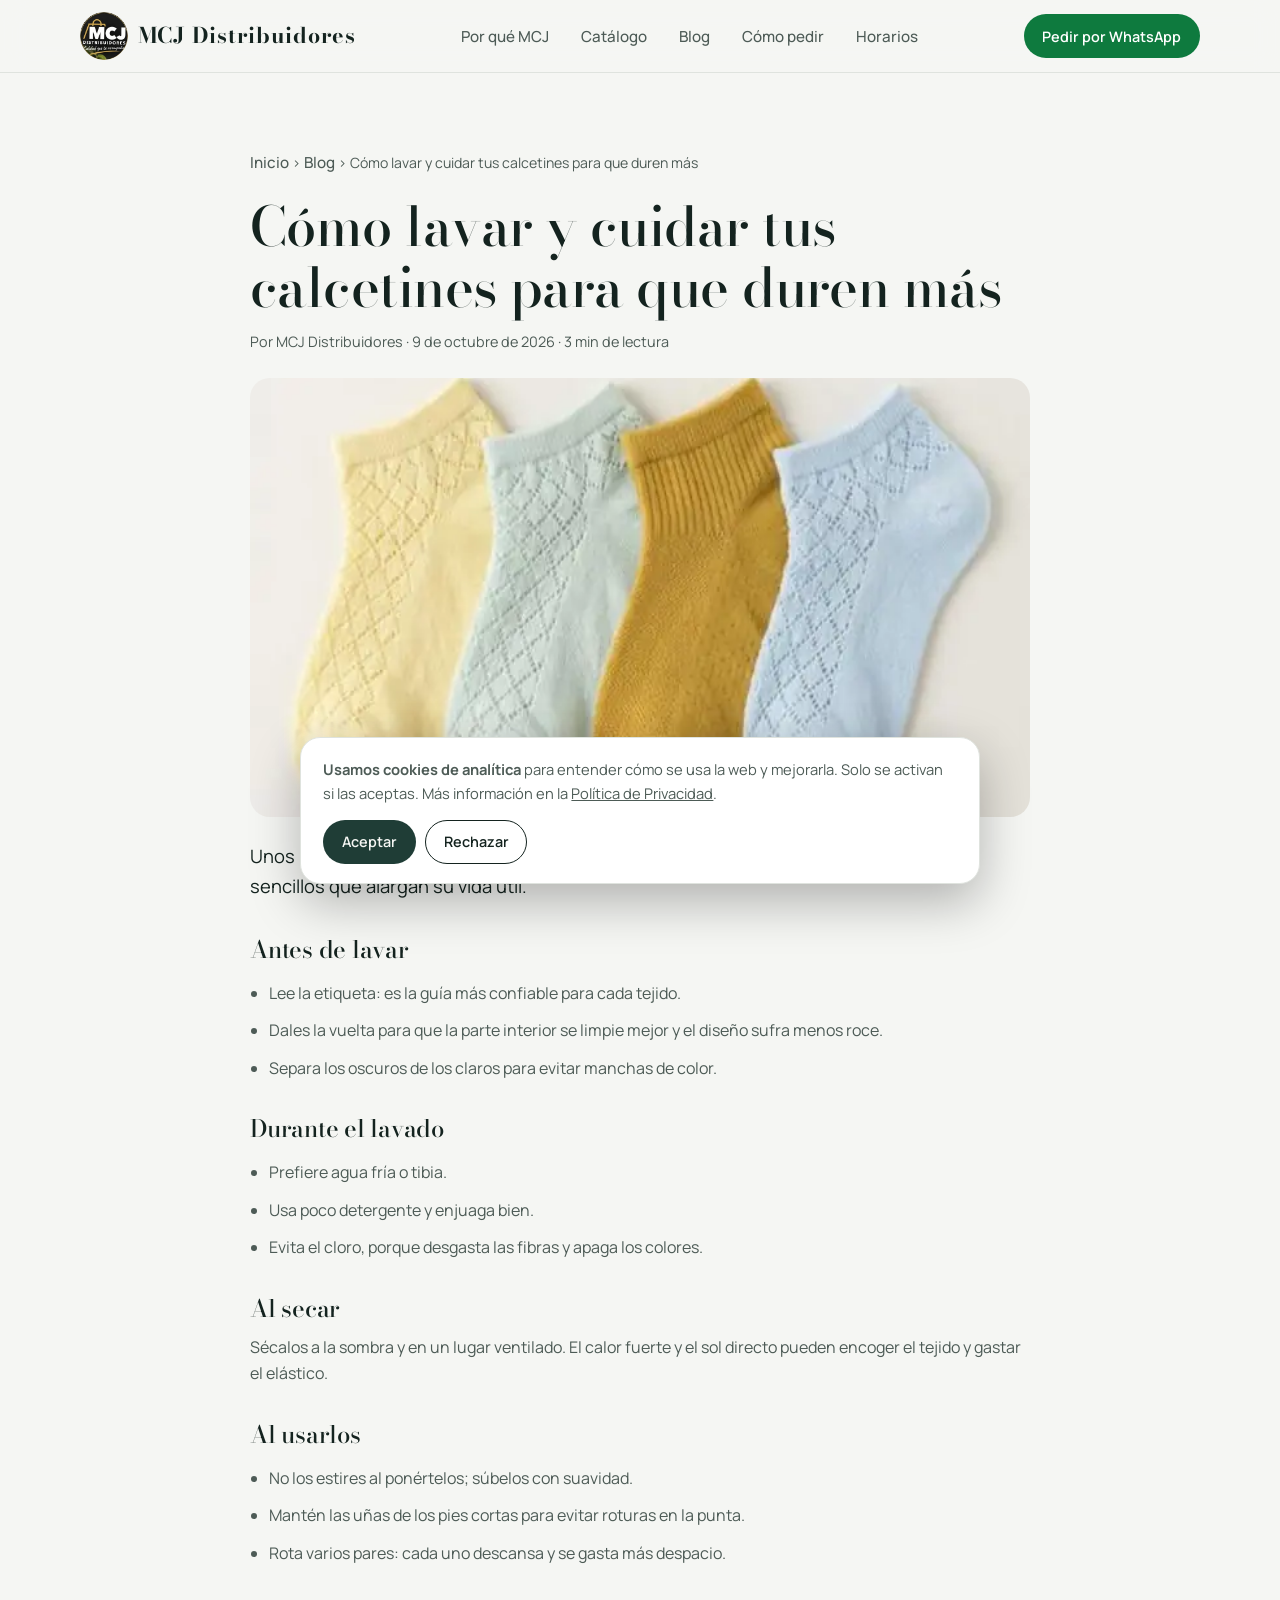
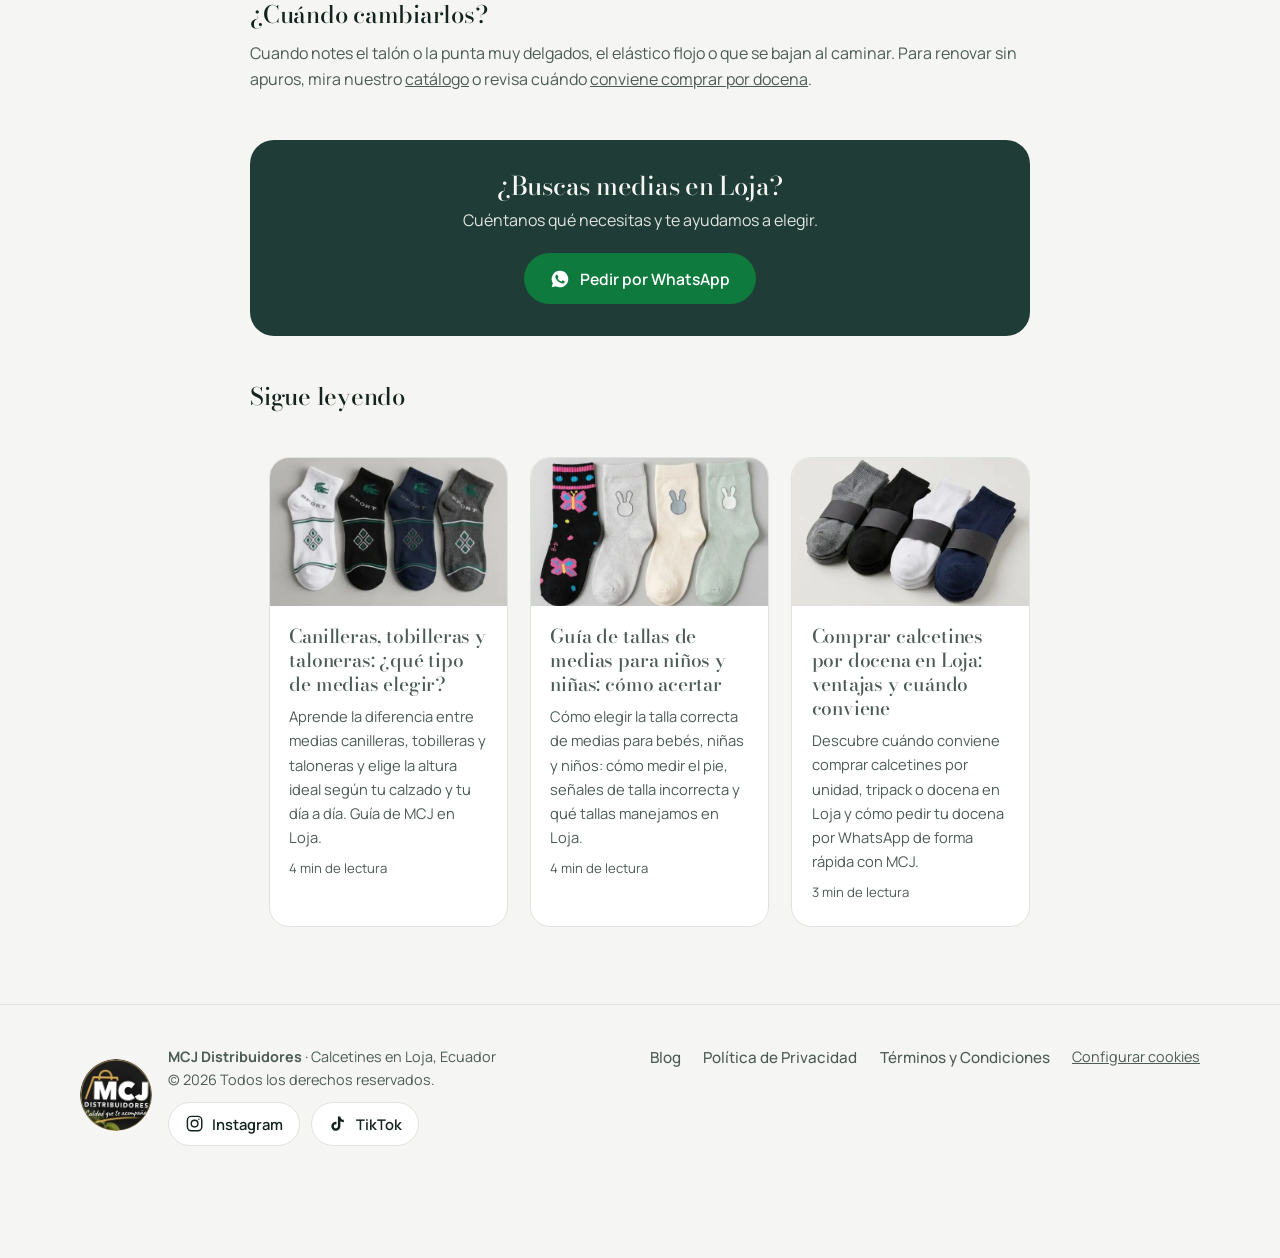
<file: blog/como-lavar-y-cuidar-tus-calcetines.html>
<!DOCTYPE html>
<html lang="es-EC">
<head>
<meta charset="utf-8">
<meta name="viewport" content="width=device-width, initial-scale=1, viewport-fit=cover">
<title>Cómo lavar y cuidar tus calcetines para que duren | MCJ</title>
<meta name="description" content="Consejos simples para lavar y cuidar tus calcetines: cómo evitar que se deformen, pierdan color o se rompan en el talón. Guía práctica de MCJ.">
<meta name="robots" content="index, follow">
<meta name="theme-color" content="#14231f">
<link rel="canonical" href="https://mcjdistribuidores.uk/blog/como-lavar-y-cuidar-tus-calcetines">
<link rel="icon" href="../favicon.ico" sizes="any">
<link rel="icon" href="../favicon-32.png" sizes="32x32" type="image/png">
<link rel="apple-touch-icon" href="../apple-touch-icon.png">
<link rel="manifest" href="../site.webmanifest">
<meta property="og:type" content="article"><meta property="og:locale" content="es_EC"><meta property="og:site_name" content="MCJ">
<meta property="og:title" content="Cómo lavar y cuidar tus calcetines para que duren | MCJ"><meta property="og:description" content="Consejos simples para lavar y cuidar tus calcetines: cómo evitar que se deformen, pierdan color o se rompan en el talón. Guía práctica de MCJ.">
<meta property="og:url" content="https://mcjdistribuidores.uk/blog/como-lavar-y-cuidar-tus-calcetines">
<meta property="og:image" content="https://mcjdistribuidores.uk/img/m24.webp"><meta property="og:image:width" content="1200"><meta property="og:image:height" content="630">
<meta property="og:image:alt" content="Logo de MCJ Distribuidores y medias: calcetines en Loja, calidad que te acompaña">
<meta name="twitter:card" content="summary_large_image"><meta name="twitter:title" content="Cómo lavar y cuidar tus calcetines para que duren | MCJ"><meta name="twitter:description" content="Consejos simples para lavar y cuidar tus calcetines: cómo evitar que se deformen, pierdan color o se rompan en el talón. Guía práctica de MCJ."><meta name="twitter:image" content="https://mcjdistribuidores.uk/img/m24.webp">
<link rel="preconnect" href="https://fonts.googleapis.com"><link rel="preconnect" href="https://fonts.gstatic.com" crossorigin>
<link href="https://fonts.googleapis.com/css2?family=Bodoni+Moda:ital,wght@0,500;0,700;1,500&family=Manrope:wght@400;500;600;700&display=swap" rel="stylesheet">
<link rel="stylesheet" href="../style.css">
<script type="application/ld+json">{"@context": "https://schema.org", "@graph": [{"@type": "BlogPosting", "headline": "Cómo lavar y cuidar tus calcetines para que duren más", "description": "Consejos simples para lavar y cuidar tus calcetines: cómo evitar que se deformen, pierdan color o se rompan en el talón. Guía práctica de MCJ.", "image": "https://mcjdistribuidores.uk/img/m24.webp", "datePublished": "2026-10-09", "dateModified": "2026-10-09", "inLanguage": "es-EC", "author": {"@type": "Organization", "name": "MCJ Distribuidores", "url": "https://mcjdistribuidores.uk/", "logo": {"@type": "ImageObject", "url": "https://mcjdistribuidores.uk/img/logo-mcj.webp"}}, "publisher": {"@type": "Organization", "name": "MCJ Distribuidores", "url": "https://mcjdistribuidores.uk/", "logo": {"@type": "ImageObject", "url": "https://mcjdistribuidores.uk/img/logo-mcj.webp"}}, "mainEntityOfPage": "https://mcjdistribuidores.uk/blog/como-lavar-y-cuidar-tus-calcetines"}, {"@type": "BreadcrumbList", "itemListElement": [{"@type": "ListItem", "position": 1, "name": "Inicio", "item": "https://mcjdistribuidores.uk/"}, {"@type": "ListItem", "position": 2, "name": "Blog", "item": "https://mcjdistribuidores.uk/blog/"}, {"@type": "ListItem", "position": 3, "name": "Cómo lavar y cuidar tus calcetines para que duren más", "item": "https://mcjdistribuidores.uk/blog/como-lavar-y-cuidar-tus-calcetines"}]}]}</script>
</head>
<body>
<a class="skip" href="#main">Saltar al contenido</a>
<header class="top"><div class="wrap bar"><a class="brand" href="/" aria-label="MCJ Distribuidores, ir al inicio"><img src="../img/logo-mcj.webp" alt="" width="48" height="48"><span>MCJ Distribuidores</span></a>
<nav class="main" id="menu" aria-label="Menú principal"><ul><li><a href="/#valor">Por qué MCJ</a></li><li><a href="/#catalogo">Catálogo</a></li><li><a href="/blog/">Blog</a></li><li><a href="/#pedidos">Cómo pedir</a></li><li><a href="/#horarios">Horarios</a></li></ul></nav>
<a class="btn btn-wa btn-sm" href="https://wa.me/593988360080?text=Hola%20MCJ%2C%20vi%20su%20p%C3%A1gina%20web%20y%20me%20gustar%C3%ADa%20realizar%20una%20consulta/pedido." target="_blank" rel="noopener" data-wa="header">Pedir por WhatsApp</a>
<button class="menu-btn" type="button" aria-expanded="false" aria-controls="menu" aria-label="Abrir menú"><span></span><span></span></button></div></header>
<main id="main" class="legal"><article class="wrap">
<nav class="crumbs" aria-label="Migas de pan"><a href="/">Inicio</a> › <a href="/blog/">Blog</a> › <span aria-current="page">Cómo lavar y cuidar tus calcetines para que duren más</span></nav>
<h1>Cómo lavar y cuidar tus calcetines para que duren más</h1><p class="upd">Por MCJ Distribuidores · <time datetime="2026-10-09">9 de octubre de 2026</time> · 3 min de lectura</p>
<img class="cover" src="../img/m24.webp" alt="Medias tobilleras de colores claros" width="600" height="600" fetchpriority="high">
<p class="intro">Unos buenos calcetines pueden durar mucho más si los lavas bien. Estos son hábitos sencillos que alargan su vida útil.</p><h2>Antes de lavar</h2><ul><li>Lee la etiqueta: es la guía más confiable para cada tejido.</li><li>Dales la vuelta para que la parte interior se limpie mejor y el diseño sufra menos roce.</li><li>Separa los oscuros de los claros para evitar manchas de color.</li></ul>
<h2>Durante el lavado</h2><ul><li>Prefiere agua fría o tibia.</li><li>Usa poco detergente y enjuaga bien.</li><li>Evita el cloro, porque desgasta las fibras y apaga los colores.</li></ul>
<h2>Al secar</h2><p>Sécalos a la sombra y en un lugar ventilado. El calor fuerte y el sol directo pueden encoger el tejido y gastar el elástico.</p>
<h2>Al usarlos</h2><ul><li>No los estires al ponértelos; súbelos con suavidad.</li><li>Mantén las uñas de los pies cortas para evitar roturas en la punta.</li><li>Rota varios pares: cada uno descansa y se gasta más despacio.</li></ul>
<h2>¿Cuándo cambiarlos?</h2><p>Cuando notes el talón o la punta muy delgados, el elástico flojo o que se bajan al caminar. Para renovar sin apuros, mira nuestro <a href="/#catalogo">catálogo</a> o revisa cuándo <a href="/blog/comprar-calcetines-por-docena-loja">conviene comprar por docena</a>.</p>
<aside class="art-cta"><h2>¿Buscas medias en Loja?</h2><p>Cuéntanos qué necesitas y te ayudamos a elegir.</p><a class="btn btn-wa" href="https://wa.me/593988360080?text=Hola%20MCJ%2C%20le%C3%AD%20su%20art%C3%ADculo%20%C2%ABC%C3%B3mo%20lavar%20y%20cuidar%20tus%20calcetines%20para%20que%20duren%20m%C3%A1s%C2%BB%20y%20quisiera%20hacer%20una%20consulta/pedido." target="_blank" rel="noopener" data-wa="blog-como-lavar-y-cuidar-tus-calcetines"><svg class="ico" viewBox="0 0 24 24" fill="currentColor" aria-hidden="true"><path d="M12 2a10 10 0 0 0-8.6 15.1L2 22l5-1.3A10 10 0 1 0 12 2zm5.3 14.1c-.2.6-1.3 1.2-1.8 1.2-.5.1-1 .2-3.3-.7-2.8-1.2-4.6-4-4.7-4.2-.1-.2-1.1-1.5-1.1-2.8s.7-2 1-2.3c.2-.3.5-.3.7-.3h.5c.2 0 .4 0 .6.5.2.5.8 1.8.8 1.9.1.1.1.3 0 .5l-.3.4-.4.5c-.1.1-.3.3-.1.6.2.3.8 1.3 1.7 2.100 1.100 1 2.100 1.300 2.400 1.500.3.1.5.1.6-.1l.9-1.100c.2-.3.4-.2.7-.1l1.800.9c.3.1.5.2.5.3.1.2.1.7-.1 1.300z"/></svg> Pedir por WhatsApp</a></aside>
<h2>Sigue leyendo</h2><ul class="posts"><li><article class="post"><a href="/blog/tipos-de-medias-canilleras-tobilleras-taloneras" class="post-img"><img src="../img/m18.webp" alt="Medias canilleras bajas de hombre en distintos colores" width="600" height="600" loading="lazy"></a><div><h3><a href="/blog/tipos-de-medias-canilleras-tobilleras-taloneras">Canilleras, tobilleras y taloneras: ¿qué tipo de medias elegir?</a></h3><p>Aprende la diferencia entre medias canilleras, tobilleras y taloneras y elige la altura ideal según tu calzado y tu día a día. Guía de MCJ en Loja.</p><span class="meta">4 min de lectura</span></div></article></li><li><article class="post"><a href="/blog/guia-de-tallas-de-medias-para-ninos" class="post-img"><img src="../img/m06.webp" alt="Medias de niña con diseños, talla 4 a 6" width="600" height="600" loading="lazy"></a><div><h3><a href="/blog/guia-de-tallas-de-medias-para-ninos">Guía de tallas de medias para niños y niñas: cómo acertar</a></h3><p>Cómo elegir la talla correcta de medias para bebés, niñas y niños: cómo medir el pie, señales de talla incorrecta y qué tallas manejamos en Loja.</p><span class="meta">4 min de lectura</span></div></article></li><li><article class="post"><a href="/blog/comprar-calcetines-por-docena-loja" class="post-img"><img src="../img/m02.webp" alt="Medias canilleras bajas en varios colores" width="600" height="600" loading="lazy"></a><div><h3><a href="/blog/comprar-calcetines-por-docena-loja">Comprar calcetines por docena en Loja: ventajas y cuándo conviene</a></h3><p>Descubre cuándo conviene comprar calcetines por unidad, tripack o docena en Loja y cómo pedir tu docena por WhatsApp de forma rápida con MCJ.</p><span class="meta">3 min de lectura</span></div></article></li></ul>
</article></main>
<footer><div class="wrap foot"><div class="foot-brand"><img src="../img/logo-mcj.webp" alt="Logo de MCJ Distribuidores" width="72" height="72" loading="lazy"><div><p><strong>MCJ Distribuidores</strong> · Calcetines en Loja, Ecuador</p><p>© <span id="y">2026</span> Todos los derechos reservados.</p><ul class="social foot-soc" aria-label="Redes sociales"><li><a href="https://www.instagram.com/mcj_distribuidores/" target="_blank" rel="noopener noreferrer" aria-label="Instagram de MCJ Distribuidores (se abre en una pestaña nueva)"><svg viewBox="0 0 24 24" fill="none" stroke="currentColor" stroke-width="1.8" aria-hidden="true"><rect x="3" y="3" width="18" height="18" rx="5"/><circle cx="12" cy="12" r="4.2"/><circle cx="17.4" cy="6.6" r=".9" fill="currentColor" stroke="none"/></svg><span>Instagram</span></a></li><li><a href="https://www.tiktok.com/@mcj.distribuidore" target="_blank" rel="noopener noreferrer" aria-label="TikTok de MCJ Distribuidores (se abre en una pestaña nueva)"><svg viewBox="0 0 24 24" fill="currentColor" aria-hidden="true"><path d="M16.6 5.8A4.3 4.3 0 0 1 15.5 3h-3.1v12.4a2.6 2.6 0 1 1-2.6-2.6c.3 0 .5 0 .8.1V9.7a5.7 5.7 0 1 0 4.9 5.7V9a7.4 7.4 0 0 0 4.3 1.4V7.3a4.3 4.3 0 0 1-3.2-1.5z"/></svg><span>TikTok</span></a></li></ul></div></div>
<nav aria-label="Legal"><ul><li><a href="/blog/">Blog</a></li><li><a href="/politica-de-privacidad">Política de Privacidad</a></li><li><a href="/terminos-y-condiciones">Términos y Condiciones</a></li><li><button type="button" data-cookie-open>Configurar cookies</button></li></ul></nav></div></footer>
<div class="cookie" id="cookie" role="dialog" aria-labelledby="ck-t" hidden>
<p id="ck-t"><strong>Usamos cookies de analítica</strong> para entender cómo se usa la web y mejorarla. Solo se activan si las aceptas. Más información en la <a href="/politica-de-privacidad">Política de Privacidad</a>.</p>
<div class="cta-row"><button class="btn btn-primary btn-sm" type="button" data-cookie="yes">Aceptar</button><button class="btn btn-ghost btn-sm" type="button" data-cookie="no">Rechazar</button></div></div>
<script src="../app.js" defer></script>
</body></html>
</file>
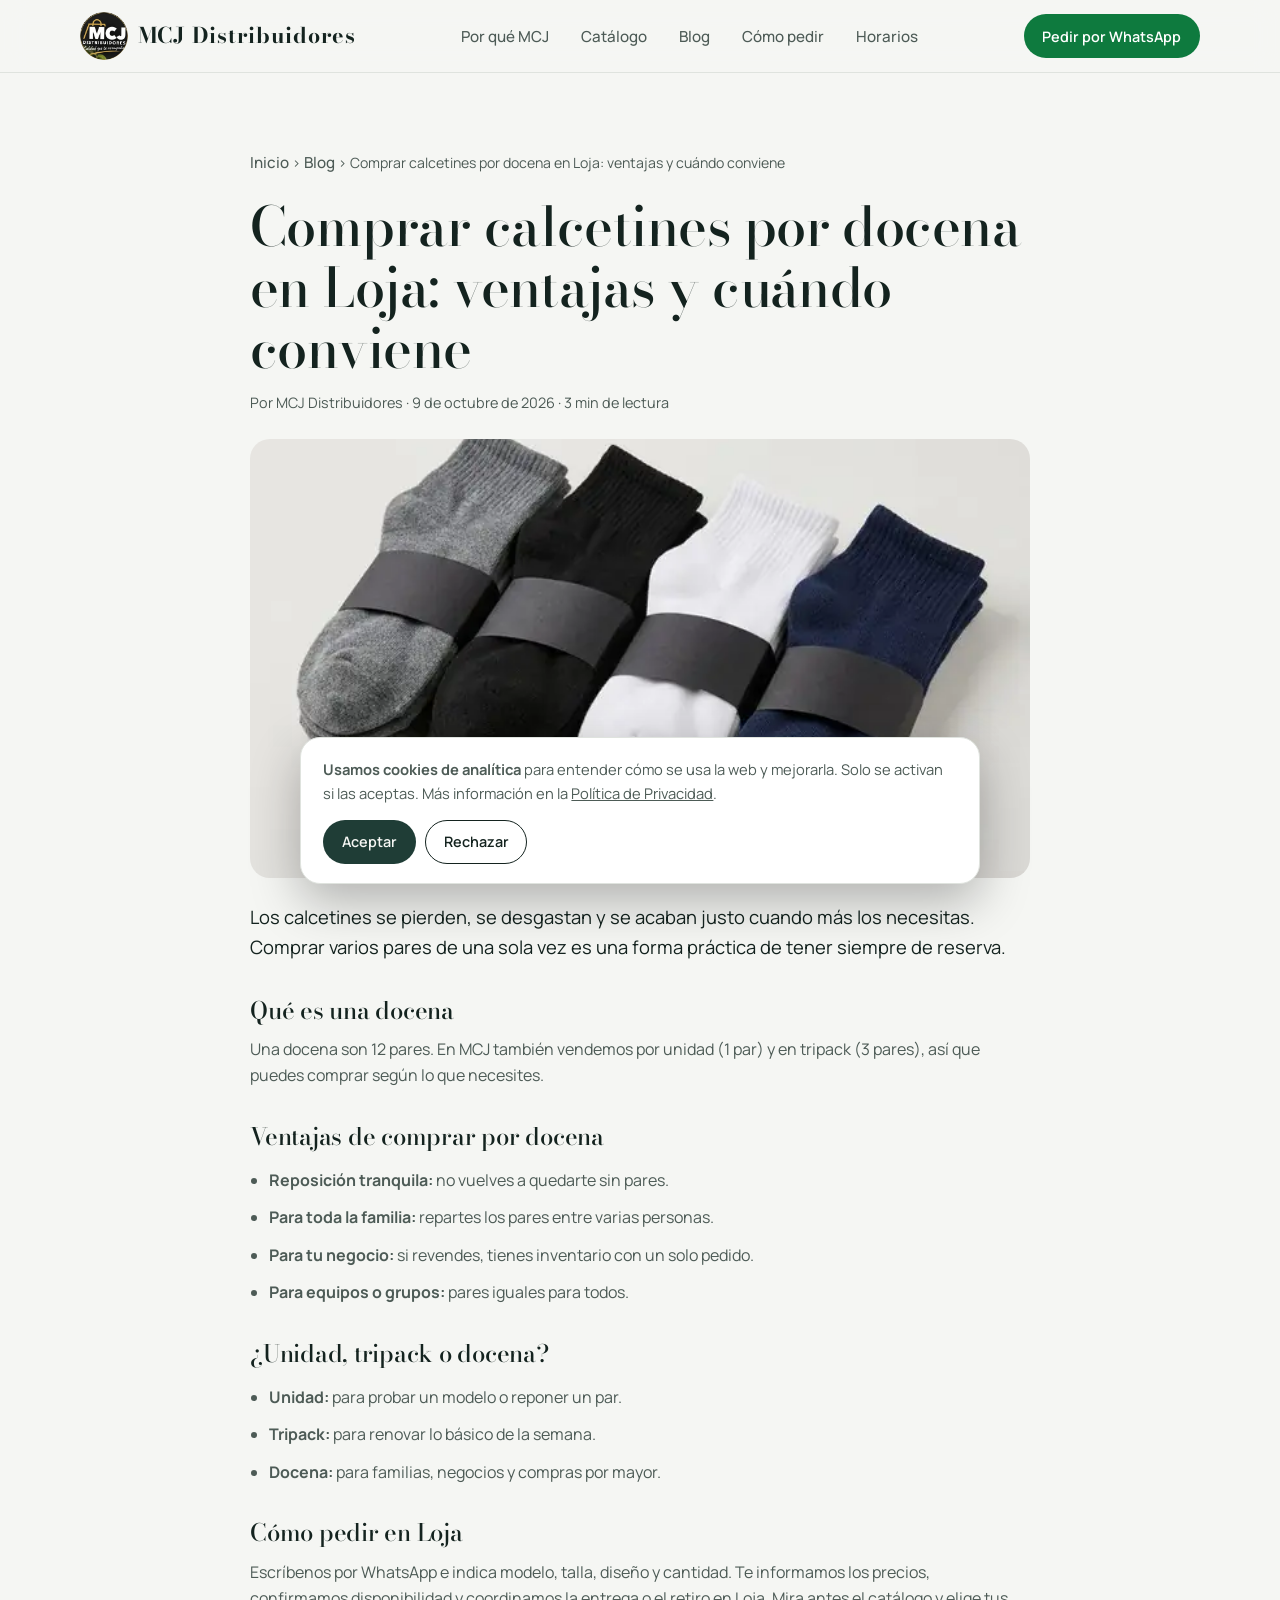
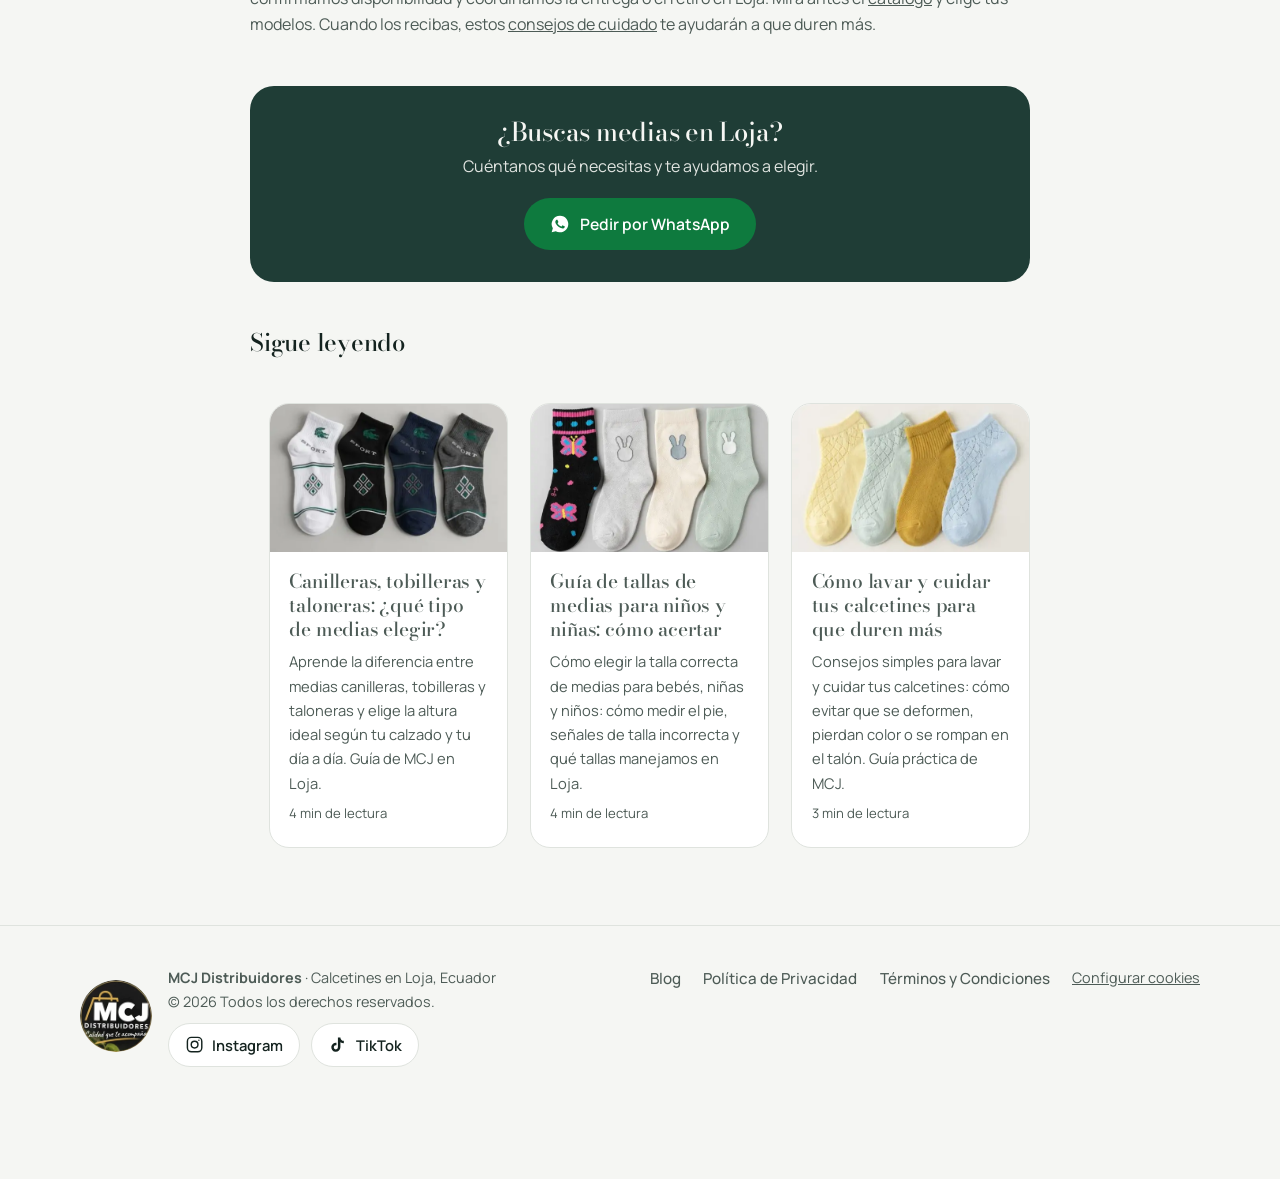
<file: blog/comprar-calcetines-por-docena-loja.html>
<!DOCTYPE html>
<html lang="es-EC">
<head>
<meta charset="utf-8">
<meta name="viewport" content="width=device-width, initial-scale=1, viewport-fit=cover">
<title>Calcetines por docena en Loja: ventajas | MCJ</title>
<meta name="description" content="Descubre cuándo conviene comprar calcetines por unidad, tripack o docena en Loja y cómo pedir tu docena por WhatsApp de forma rápida con MCJ.">
<meta name="robots" content="index, follow">
<meta name="theme-color" content="#14231f">
<link rel="canonical" href="https://mcjdistribuidores.uk/blog/comprar-calcetines-por-docena-loja">
<link rel="icon" href="../favicon.ico" sizes="any">
<link rel="icon" href="../favicon-32.png" sizes="32x32" type="image/png">
<link rel="apple-touch-icon" href="../apple-touch-icon.png">
<link rel="manifest" href="../site.webmanifest">
<meta property="og:type" content="article"><meta property="og:locale" content="es_EC"><meta property="og:site_name" content="MCJ">
<meta property="og:title" content="Calcetines por docena en Loja: ventajas | MCJ"><meta property="og:description" content="Descubre cuándo conviene comprar calcetines por unidad, tripack o docena en Loja y cómo pedir tu docena por WhatsApp de forma rápida con MCJ.">
<meta property="og:url" content="https://mcjdistribuidores.uk/blog/comprar-calcetines-por-docena-loja">
<meta property="og:image" content="https://mcjdistribuidores.uk/img/m02.webp"><meta property="og:image:width" content="1200"><meta property="og:image:height" content="630">
<meta property="og:image:alt" content="Logo de MCJ Distribuidores y medias: calcetines en Loja, calidad que te acompaña">
<meta name="twitter:card" content="summary_large_image"><meta name="twitter:title" content="Calcetines por docena en Loja: ventajas | MCJ"><meta name="twitter:description" content="Descubre cuándo conviene comprar calcetines por unidad, tripack o docena en Loja y cómo pedir tu docena por WhatsApp de forma rápida con MCJ."><meta name="twitter:image" content="https://mcjdistribuidores.uk/img/m02.webp">
<link rel="preconnect" href="https://fonts.googleapis.com"><link rel="preconnect" href="https://fonts.gstatic.com" crossorigin>
<link href="https://fonts.googleapis.com/css2?family=Bodoni+Moda:ital,wght@0,500;0,700;1,500&family=Manrope:wght@400;500;600;700&display=swap" rel="stylesheet">
<link rel="stylesheet" href="../style.css">
<script type="application/ld+json">{"@context": "https://schema.org", "@graph": [{"@type": "BlogPosting", "headline": "Comprar calcetines por docena en Loja: ventajas y cuándo conviene", "description": "Descubre cuándo conviene comprar calcetines por unidad, tripack o docena en Loja y cómo pedir tu docena por WhatsApp de forma rápida con MCJ.", "image": "https://mcjdistribuidores.uk/img/m02.webp", "datePublished": "2026-10-09", "dateModified": "2026-10-09", "inLanguage": "es-EC", "author": {"@type": "Organization", "name": "MCJ Distribuidores", "url": "https://mcjdistribuidores.uk/", "logo": {"@type": "ImageObject", "url": "https://mcjdistribuidores.uk/img/logo-mcj.webp"}}, "publisher": {"@type": "Organization", "name": "MCJ Distribuidores", "url": "https://mcjdistribuidores.uk/", "logo": {"@type": "ImageObject", "url": "https://mcjdistribuidores.uk/img/logo-mcj.webp"}}, "mainEntityOfPage": "https://mcjdistribuidores.uk/blog/comprar-calcetines-por-docena-loja"}, {"@type": "BreadcrumbList", "itemListElement": [{"@type": "ListItem", "position": 1, "name": "Inicio", "item": "https://mcjdistribuidores.uk/"}, {"@type": "ListItem", "position": 2, "name": "Blog", "item": "https://mcjdistribuidores.uk/blog/"}, {"@type": "ListItem", "position": 3, "name": "Comprar calcetines por docena en Loja: ventajas y cuándo conviene", "item": "https://mcjdistribuidores.uk/blog/comprar-calcetines-por-docena-loja"}]}]}</script>
</head>
<body>
<a class="skip" href="#main">Saltar al contenido</a>
<header class="top"><div class="wrap bar"><a class="brand" href="/" aria-label="MCJ Distribuidores, ir al inicio"><img src="../img/logo-mcj.webp" alt="" width="48" height="48"><span>MCJ Distribuidores</span></a>
<nav class="main" id="menu" aria-label="Menú principal"><ul><li><a href="/#valor">Por qué MCJ</a></li><li><a href="/#catalogo">Catálogo</a></li><li><a href="/blog/">Blog</a></li><li><a href="/#pedidos">Cómo pedir</a></li><li><a href="/#horarios">Horarios</a></li></ul></nav>
<a class="btn btn-wa btn-sm" href="https://wa.me/593988360080?text=Hola%20MCJ%2C%20vi%20su%20p%C3%A1gina%20web%20y%20me%20gustar%C3%ADa%20realizar%20una%20consulta/pedido." target="_blank" rel="noopener" data-wa="header">Pedir por WhatsApp</a>
<button class="menu-btn" type="button" aria-expanded="false" aria-controls="menu" aria-label="Abrir menú"><span></span><span></span></button></div></header>
<main id="main" class="legal"><article class="wrap">
<nav class="crumbs" aria-label="Migas de pan"><a href="/">Inicio</a> › <a href="/blog/">Blog</a> › <span aria-current="page">Comprar calcetines por docena en Loja: ventajas y cuándo conviene</span></nav>
<h1>Comprar calcetines por docena en Loja: ventajas y cuándo conviene</h1><p class="upd">Por MCJ Distribuidores · <time datetime="2026-10-09">9 de octubre de 2026</time> · 3 min de lectura</p>
<img class="cover" src="../img/m02.webp" alt="Medias canilleras bajas en varios colores" width="600" height="600" fetchpriority="high">
<p class="intro">Los calcetines se pierden, se desgastan y se acaban justo cuando más los necesitas. Comprar varios pares de una sola vez es una forma práctica de tener siempre de reserva.</p><h2>Qué es una docena</h2><p>Una docena son 12 pares. En MCJ también vendemos por unidad (1 par) y en tripack (3 pares), así que puedes comprar según lo que necesites.</p>
<h2>Ventajas de comprar por docena</h2><ul><li><strong>Reposición tranquila:</strong> no vuelves a quedarte sin pares.</li><li><strong>Para toda la familia:</strong> repartes los pares entre varias personas.</li><li><strong>Para tu negocio:</strong> si revendes, tienes inventario con un solo pedido.</li><li><strong>Para equipos o grupos:</strong> pares iguales para todos.</li></ul>
<h2>¿Unidad, tripack o docena?</h2><ul><li><strong>Unidad:</strong> para probar un modelo o reponer un par.</li><li><strong>Tripack:</strong> para renovar lo básico de la semana.</li><li><strong>Docena:</strong> para familias, negocios y compras por mayor.</li></ul>
<h2>Cómo pedir en Loja</h2><p>Escríbenos por WhatsApp e indica modelo, talla, diseño y cantidad. Te informamos los precios, confirmamos disponibilidad y coordinamos la entrega o el retiro en Loja. Mira antes el <a href="/#catalogo">catálogo</a> y elige tus modelos. Cuando los recibas, estos <a href="/blog/como-lavar-y-cuidar-tus-calcetines">consejos de cuidado</a> te ayudarán a que duren más.</p>
<aside class="art-cta"><h2>¿Buscas medias en Loja?</h2><p>Cuéntanos qué necesitas y te ayudamos a elegir.</p><a class="btn btn-wa" href="https://wa.me/593988360080?text=Hola%20MCJ%2C%20le%C3%AD%20su%20art%C3%ADculo%20%C2%ABComprar%20calcetines%20por%20docena%20en%20Loja%3A%20ventajas%20y%20cu%C3%A1ndo%20conviene%C2%BB%20y%20quisiera%20hacer%20una%20consulta/pedido." target="_blank" rel="noopener" data-wa="blog-comprar-calcetines-por-docena-loja"><svg class="ico" viewBox="0 0 24 24" fill="currentColor" aria-hidden="true"><path d="M12 2a10 10 0 0 0-8.6 15.1L2 22l5-1.3A10 10 0 1 0 12 2zm5.3 14.1c-.2.6-1.3 1.2-1.8 1.2-.5.1-1 .2-3.3-.7-2.8-1.2-4.6-4-4.7-4.2-.1-.2-1.1-1.5-1.1-2.8s.7-2 1-2.3c.2-.3.5-.3.7-.3h.5c.2 0 .4 0 .6.5.2.5.8 1.8.8 1.9.1.1.1.3 0 .5l-.3.4-.4.5c-.1.1-.3.3-.1.6.2.3.8 1.3 1.7 2.100 1.100 1 2.100 1.300 2.400 1.500.3.1.5.1.6-.1l.9-1.100c.2-.3.4-.2.7-.1l1.800.9c.3.1.5.2.5.3.1.2.1.7-.1 1.300z"/></svg> Pedir por WhatsApp</a></aside>
<h2>Sigue leyendo</h2><ul class="posts"><li><article class="post"><a href="/blog/tipos-de-medias-canilleras-tobilleras-taloneras" class="post-img"><img src="../img/m18.webp" alt="Medias canilleras bajas de hombre en distintos colores" width="600" height="600" loading="lazy"></a><div><h3><a href="/blog/tipos-de-medias-canilleras-tobilleras-taloneras">Canilleras, tobilleras y taloneras: ¿qué tipo de medias elegir?</a></h3><p>Aprende la diferencia entre medias canilleras, tobilleras y taloneras y elige la altura ideal según tu calzado y tu día a día. Guía de MCJ en Loja.</p><span class="meta">4 min de lectura</span></div></article></li><li><article class="post"><a href="/blog/guia-de-tallas-de-medias-para-ninos" class="post-img"><img src="../img/m06.webp" alt="Medias de niña con diseños, talla 4 a 6" width="600" height="600" loading="lazy"></a><div><h3><a href="/blog/guia-de-tallas-de-medias-para-ninos">Guía de tallas de medias para niños y niñas: cómo acertar</a></h3><p>Cómo elegir la talla correcta de medias para bebés, niñas y niños: cómo medir el pie, señales de talla incorrecta y qué tallas manejamos en Loja.</p><span class="meta">4 min de lectura</span></div></article></li><li><article class="post"><a href="/blog/como-lavar-y-cuidar-tus-calcetines" class="post-img"><img src="../img/m24.webp" alt="Medias tobilleras de colores claros" width="600" height="600" loading="lazy"></a><div><h3><a href="/blog/como-lavar-y-cuidar-tus-calcetines">Cómo lavar y cuidar tus calcetines para que duren más</a></h3><p>Consejos simples para lavar y cuidar tus calcetines: cómo evitar que se deformen, pierdan color o se rompan en el talón. Guía práctica de MCJ.</p><span class="meta">3 min de lectura</span></div></article></li></ul>
</article></main>
<footer><div class="wrap foot"><div class="foot-brand"><img src="../img/logo-mcj.webp" alt="Logo de MCJ Distribuidores" width="72" height="72" loading="lazy"><div><p><strong>MCJ Distribuidores</strong> · Calcetines en Loja, Ecuador</p><p>© <span id="y">2026</span> Todos los derechos reservados.</p><ul class="social foot-soc" aria-label="Redes sociales"><li><a href="https://www.instagram.com/mcj_distribuidores/" target="_blank" rel="noopener noreferrer" aria-label="Instagram de MCJ Distribuidores (se abre en una pestaña nueva)"><svg viewBox="0 0 24 24" fill="none" stroke="currentColor" stroke-width="1.8" aria-hidden="true"><rect x="3" y="3" width="18" height="18" rx="5"/><circle cx="12" cy="12" r="4.2"/><circle cx="17.4" cy="6.6" r=".9" fill="currentColor" stroke="none"/></svg><span>Instagram</span></a></li><li><a href="https://www.tiktok.com/@mcj.distribuidore" target="_blank" rel="noopener noreferrer" aria-label="TikTok de MCJ Distribuidores (se abre en una pestaña nueva)"><svg viewBox="0 0 24 24" fill="currentColor" aria-hidden="true"><path d="M16.6 5.8A4.3 4.3 0 0 1 15.5 3h-3.1v12.4a2.6 2.6 0 1 1-2.6-2.6c.3 0 .5 0 .8.1V9.7a5.7 5.7 0 1 0 4.9 5.7V9a7.4 7.4 0 0 0 4.3 1.4V7.3a4.3 4.3 0 0 1-3.2-1.5z"/></svg><span>TikTok</span></a></li></ul></div></div>
<nav aria-label="Legal"><ul><li><a href="/blog/">Blog</a></li><li><a href="/politica-de-privacidad">Política de Privacidad</a></li><li><a href="/terminos-y-condiciones">Términos y Condiciones</a></li><li><button type="button" data-cookie-open>Configurar cookies</button></li></ul></nav></div></footer>
<div class="cookie" id="cookie" role="dialog" aria-labelledby="ck-t" hidden>
<p id="ck-t"><strong>Usamos cookies de analítica</strong> para entender cómo se usa la web y mejorarla. Solo se activan si las aceptas. Más información en la <a href="/politica-de-privacidad">Política de Privacidad</a>.</p>
<div class="cta-row"><button class="btn btn-primary btn-sm" type="button" data-cookie="yes">Aceptar</button><button class="btn btn-ghost btn-sm" type="button" data-cookie="no">Rechazar</button></div></div>
<script src="../app.js" defer></script>
</body></html>
</file>
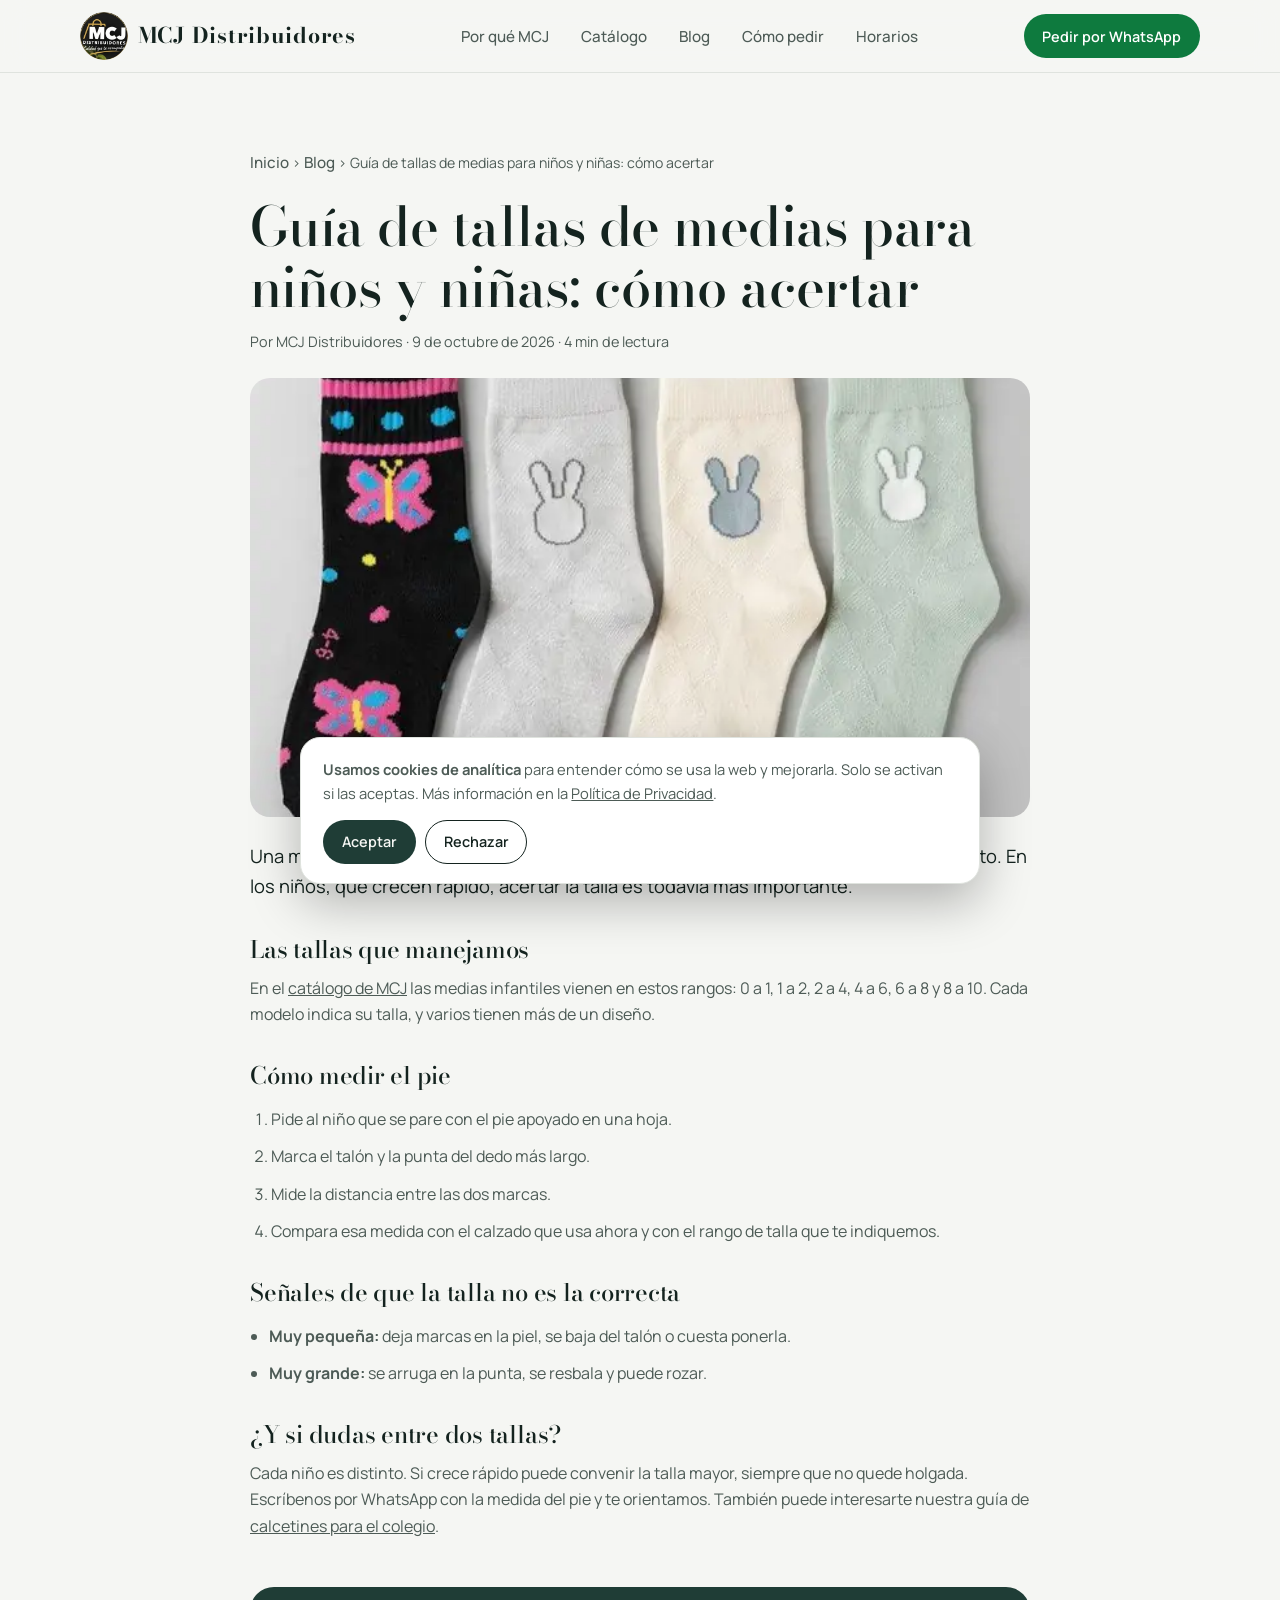
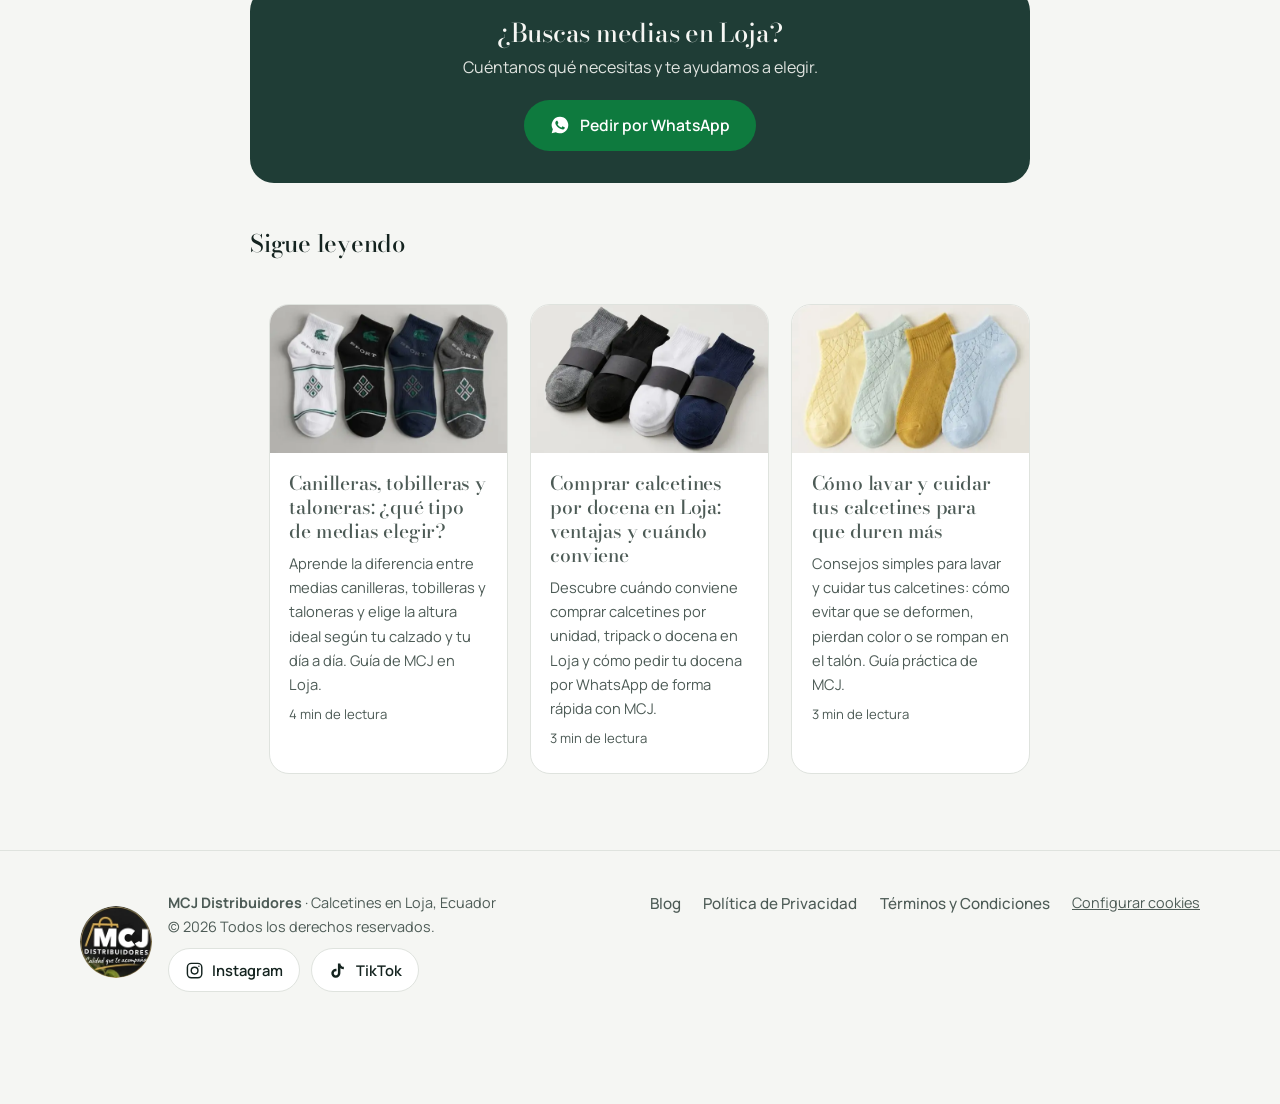
<file: blog/guia-de-tallas-de-medias-para-ninos.html>
<!DOCTYPE html>
<html lang="es-EC">
<head>
<meta charset="utf-8">
<meta name="viewport" content="width=device-width, initial-scale=1, viewport-fit=cover">
<title>Guía de tallas de medias para niños y niñas | MCJ</title>
<meta name="description" content="Cómo elegir la talla correcta de medias para bebés, niñas y niños: cómo medir el pie, señales de talla incorrecta y qué tallas manejamos en Loja.">
<meta name="robots" content="index, follow">
<meta name="theme-color" content="#14231f">
<link rel="canonical" href="https://mcjdistribuidores.uk/blog/guia-de-tallas-de-medias-para-ninos">
<link rel="icon" href="../favicon.ico" sizes="any">
<link rel="icon" href="../favicon-32.png" sizes="32x32" type="image/png">
<link rel="apple-touch-icon" href="../apple-touch-icon.png">
<link rel="manifest" href="../site.webmanifest">
<meta property="og:type" content="article"><meta property="og:locale" content="es_EC"><meta property="og:site_name" content="MCJ">
<meta property="og:title" content="Guía de tallas de medias para niños y niñas | MCJ"><meta property="og:description" content="Cómo elegir la talla correcta de medias para bebés, niñas y niños: cómo medir el pie, señales de talla incorrecta y qué tallas manejamos en Loja.">
<meta property="og:url" content="https://mcjdistribuidores.uk/blog/guia-de-tallas-de-medias-para-ninos">
<meta property="og:image" content="https://mcjdistribuidores.uk/img/m06.webp"><meta property="og:image:width" content="1200"><meta property="og:image:height" content="630">
<meta property="og:image:alt" content="Logo de MCJ Distribuidores y medias: calcetines en Loja, calidad que te acompaña">
<meta name="twitter:card" content="summary_large_image"><meta name="twitter:title" content="Guía de tallas de medias para niños y niñas | MCJ"><meta name="twitter:description" content="Cómo elegir la talla correcta de medias para bebés, niñas y niños: cómo medir el pie, señales de talla incorrecta y qué tallas manejamos en Loja."><meta name="twitter:image" content="https://mcjdistribuidores.uk/img/m06.webp">
<link rel="preconnect" href="https://fonts.googleapis.com"><link rel="preconnect" href="https://fonts.gstatic.com" crossorigin>
<link href="https://fonts.googleapis.com/css2?family=Bodoni+Moda:ital,wght@0,500;0,700;1,500&family=Manrope:wght@400;500;600;700&display=swap" rel="stylesheet">
<link rel="stylesheet" href="../style.css">
<script type="application/ld+json">{"@context": "https://schema.org", "@graph": [{"@type": "BlogPosting", "headline": "Guía de tallas de medias para niños y niñas: cómo acertar", "description": "Cómo elegir la talla correcta de medias para bebés, niñas y niños: cómo medir el pie, señales de talla incorrecta y qué tallas manejamos en Loja.", "image": "https://mcjdistribuidores.uk/img/m06.webp", "datePublished": "2026-10-09", "dateModified": "2026-10-09", "inLanguage": "es-EC", "author": {"@type": "Organization", "name": "MCJ Distribuidores", "url": "https://mcjdistribuidores.uk/", "logo": {"@type": "ImageObject", "url": "https://mcjdistribuidores.uk/img/logo-mcj.webp"}}, "publisher": {"@type": "Organization", "name": "MCJ Distribuidores", "url": "https://mcjdistribuidores.uk/", "logo": {"@type": "ImageObject", "url": "https://mcjdistribuidores.uk/img/logo-mcj.webp"}}, "mainEntityOfPage": "https://mcjdistribuidores.uk/blog/guia-de-tallas-de-medias-para-ninos"}, {"@type": "BreadcrumbList", "itemListElement": [{"@type": "ListItem", "position": 1, "name": "Inicio", "item": "https://mcjdistribuidores.uk/"}, {"@type": "ListItem", "position": 2, "name": "Blog", "item": "https://mcjdistribuidores.uk/blog/"}, {"@type": "ListItem", "position": 3, "name": "Guía de tallas de medias para niños y niñas: cómo acertar", "item": "https://mcjdistribuidores.uk/blog/guia-de-tallas-de-medias-para-ninos"}]}]}</script>
</head>
<body>
<a class="skip" href="#main">Saltar al contenido</a>
<header class="top"><div class="wrap bar"><a class="brand" href="/" aria-label="MCJ Distribuidores, ir al inicio"><img src="../img/logo-mcj.webp" alt="" width="48" height="48"><span>MCJ Distribuidores</span></a>
<nav class="main" id="menu" aria-label="Menú principal"><ul><li><a href="/#valor">Por qué MCJ</a></li><li><a href="/#catalogo">Catálogo</a></li><li><a href="/blog/">Blog</a></li><li><a href="/#pedidos">Cómo pedir</a></li><li><a href="/#horarios">Horarios</a></li></ul></nav>
<a class="btn btn-wa btn-sm" href="https://wa.me/593988360080?text=Hola%20MCJ%2C%20vi%20su%20p%C3%A1gina%20web%20y%20me%20gustar%C3%ADa%20realizar%20una%20consulta/pedido." target="_blank" rel="noopener" data-wa="header">Pedir por WhatsApp</a>
<button class="menu-btn" type="button" aria-expanded="false" aria-controls="menu" aria-label="Abrir menú"><span></span><span></span></button></div></header>
<main id="main" class="legal"><article class="wrap">
<nav class="crumbs" aria-label="Migas de pan"><a href="/">Inicio</a> › <a href="/blog/">Blog</a> › <span aria-current="page">Guía de tallas de medias para niños y niñas: cómo acertar</span></nav>
<h1>Guía de tallas de medias para niños y niñas: cómo acertar</h1><p class="upd">Por MCJ Distribuidores · <time datetime="2026-10-09">9 de octubre de 2026</time> · 4 min de lectura</p>
<img class="cover" src="../img/m06.webp" alt="Medias de niña con diseños, talla 4 a 6" width="600" height="600" fetchpriority="high">
<p class="intro">Una media pequeña aprieta y deja marca; una grande se arruga y roza dentro del zapato. En los niños, que crecen rápido, acertar la talla es todavía más importante.</p><h2>Las tallas que manejamos</h2><p>En el <a href="/#catalogo">catálogo de MCJ</a> las medias infantiles vienen en estos rangos: 0 a 1, 1 a 2, 2 a 4, 4 a 6, 6 a 8 y 8 a 10. Cada modelo indica su talla, y varios tienen más de un diseño.</p>
<h2>Cómo medir el pie</h2><ol><li>Pide al niño que se pare con el pie apoyado en una hoja.</li><li>Marca el talón y la punta del dedo más largo.</li><li>Mide la distancia entre las dos marcas.</li><li>Compara esa medida con el calzado que usa ahora y con el rango de talla que te indiquemos.</li></ol>
<h2>Señales de que la talla no es la correcta</h2><ul><li><strong>Muy pequeña:</strong> deja marcas en la piel, se baja del talón o cuesta ponerla.</li><li><strong>Muy grande:</strong> se arruga en la punta, se resbala y puede rozar.</li></ul>
<h2>¿Y si dudas entre dos tallas?</h2><p>Cada niño es distinto. Si crece rápido puede convenir la talla mayor, siempre que no quede holgada. Escríbenos por WhatsApp con la medida del pie y te orientamos. También puede interesarte nuestra guía de <a href="/blog/calcetines-para-el-colegio">calcetines para el colegio</a>.</p>
<aside class="art-cta"><h2>¿Buscas medias en Loja?</h2><p>Cuéntanos qué necesitas y te ayudamos a elegir.</p><a class="btn btn-wa" href="https://wa.me/593988360080?text=Hola%20MCJ%2C%20le%C3%AD%20su%20art%C3%ADculo%20%C2%ABGu%C3%ADa%20de%20tallas%20de%20medias%20para%20ni%C3%B1os%20y%20ni%C3%B1as%3A%20c%C3%B3mo%20acertar%C2%BB%20y%20quisiera%20hacer%20una%20consulta/pedido." target="_blank" rel="noopener" data-wa="blog-guia-de-tallas-de-medias-para-ninos"><svg class="ico" viewBox="0 0 24 24" fill="currentColor" aria-hidden="true"><path d="M12 2a10 10 0 0 0-8.6 15.1L2 22l5-1.3A10 10 0 1 0 12 2zm5.3 14.1c-.2.6-1.3 1.2-1.8 1.2-.5.1-1 .2-3.3-.7-2.8-1.2-4.6-4-4.7-4.2-.1-.2-1.1-1.5-1.1-2.8s.7-2 1-2.3c.2-.3.5-.3.7-.3h.5c.2 0 .4 0 .6.5.2.5.8 1.8.8 1.9.1.1.1.3 0 .5l-.3.4-.4.5c-.1.1-.3.3-.1.6.2.3.8 1.3 1.7 2.100 1.100 1 2.100 1.300 2.400 1.500.3.1.5.1.6-.1l.9-1.100c.2-.3.4-.2.7-.1l1.800.9c.3.1.5.2.5.3.1.2.1.7-.1 1.300z"/></svg> Pedir por WhatsApp</a></aside>
<h2>Sigue leyendo</h2><ul class="posts"><li><article class="post"><a href="/blog/tipos-de-medias-canilleras-tobilleras-taloneras" class="post-img"><img src="../img/m18.webp" alt="Medias canilleras bajas de hombre en distintos colores" width="600" height="600" loading="lazy"></a><div><h3><a href="/blog/tipos-de-medias-canilleras-tobilleras-taloneras">Canilleras, tobilleras y taloneras: ¿qué tipo de medias elegir?</a></h3><p>Aprende la diferencia entre medias canilleras, tobilleras y taloneras y elige la altura ideal según tu calzado y tu día a día. Guía de MCJ en Loja.</p><span class="meta">4 min de lectura</span></div></article></li><li><article class="post"><a href="/blog/comprar-calcetines-por-docena-loja" class="post-img"><img src="../img/m02.webp" alt="Medias canilleras bajas en varios colores" width="600" height="600" loading="lazy"></a><div><h3><a href="/blog/comprar-calcetines-por-docena-loja">Comprar calcetines por docena en Loja: ventajas y cuándo conviene</a></h3><p>Descubre cuándo conviene comprar calcetines por unidad, tripack o docena en Loja y cómo pedir tu docena por WhatsApp de forma rápida con MCJ.</p><span class="meta">3 min de lectura</span></div></article></li><li><article class="post"><a href="/blog/como-lavar-y-cuidar-tus-calcetines" class="post-img"><img src="../img/m24.webp" alt="Medias tobilleras de colores claros" width="600" height="600" loading="lazy"></a><div><h3><a href="/blog/como-lavar-y-cuidar-tus-calcetines">Cómo lavar y cuidar tus calcetines para que duren más</a></h3><p>Consejos simples para lavar y cuidar tus calcetines: cómo evitar que se deformen, pierdan color o se rompan en el talón. Guía práctica de MCJ.</p><span class="meta">3 min de lectura</span></div></article></li></ul>
</article></main>
<footer><div class="wrap foot"><div class="foot-brand"><img src="../img/logo-mcj.webp" alt="Logo de MCJ Distribuidores" width="72" height="72" loading="lazy"><div><p><strong>MCJ Distribuidores</strong> · Calcetines en Loja, Ecuador</p><p>© <span id="y">2026</span> Todos los derechos reservados.</p><ul class="social foot-soc" aria-label="Redes sociales"><li><a href="https://www.instagram.com/mcj_distribuidores/" target="_blank" rel="noopener noreferrer" aria-label="Instagram de MCJ Distribuidores (se abre en una pestaña nueva)"><svg viewBox="0 0 24 24" fill="none" stroke="currentColor" stroke-width="1.8" aria-hidden="true"><rect x="3" y="3" width="18" height="18" rx="5"/><circle cx="12" cy="12" r="4.2"/><circle cx="17.4" cy="6.6" r=".9" fill="currentColor" stroke="none"/></svg><span>Instagram</span></a></li><li><a href="https://www.tiktok.com/@mcj.distribuidore" target="_blank" rel="noopener noreferrer" aria-label="TikTok de MCJ Distribuidores (se abre en una pestaña nueva)"><svg viewBox="0 0 24 24" fill="currentColor" aria-hidden="true"><path d="M16.6 5.8A4.3 4.3 0 0 1 15.5 3h-3.1v12.4a2.6 2.6 0 1 1-2.6-2.6c.3 0 .5 0 .8.1V9.7a5.7 5.7 0 1 0 4.9 5.7V9a7.4 7.4 0 0 0 4.3 1.4V7.3a4.3 4.3 0 0 1-3.2-1.5z"/></svg><span>TikTok</span></a></li></ul></div></div>
<nav aria-label="Legal"><ul><li><a href="/blog/">Blog</a></li><li><a href="/politica-de-privacidad">Política de Privacidad</a></li><li><a href="/terminos-y-condiciones">Términos y Condiciones</a></li><li><button type="button" data-cookie-open>Configurar cookies</button></li></ul></nav></div></footer>
<div class="cookie" id="cookie" role="dialog" aria-labelledby="ck-t" hidden>
<p id="ck-t"><strong>Usamos cookies de analítica</strong> para entender cómo se usa la web y mejorarla. Solo se activan si las aceptas. Más información en la <a href="/politica-de-privacidad">Política de Privacidad</a>.</p>
<div class="cta-row"><button class="btn btn-primary btn-sm" type="button" data-cookie="yes">Aceptar</button><button class="btn btn-ghost btn-sm" type="button" data-cookie="no">Rechazar</button></div></div>
<script src="../app.js" defer></script>
</body></html>
</file>
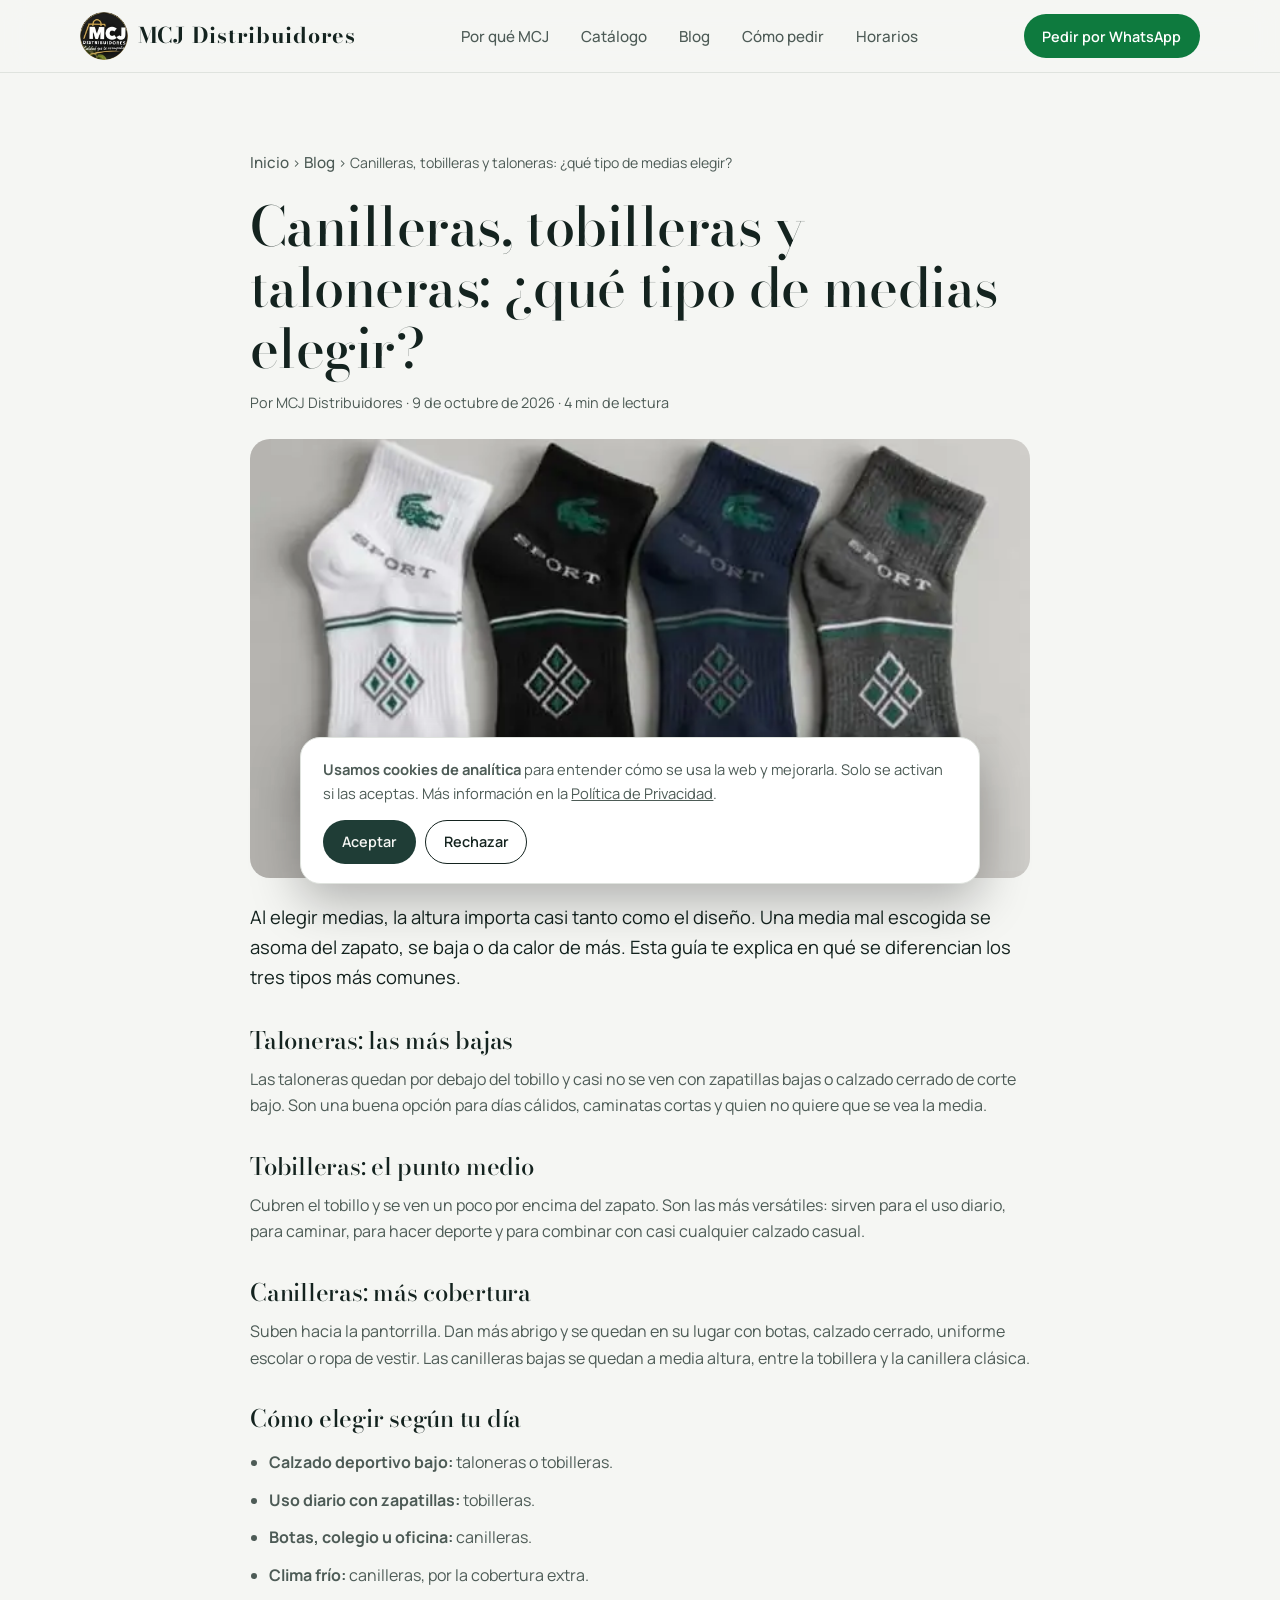
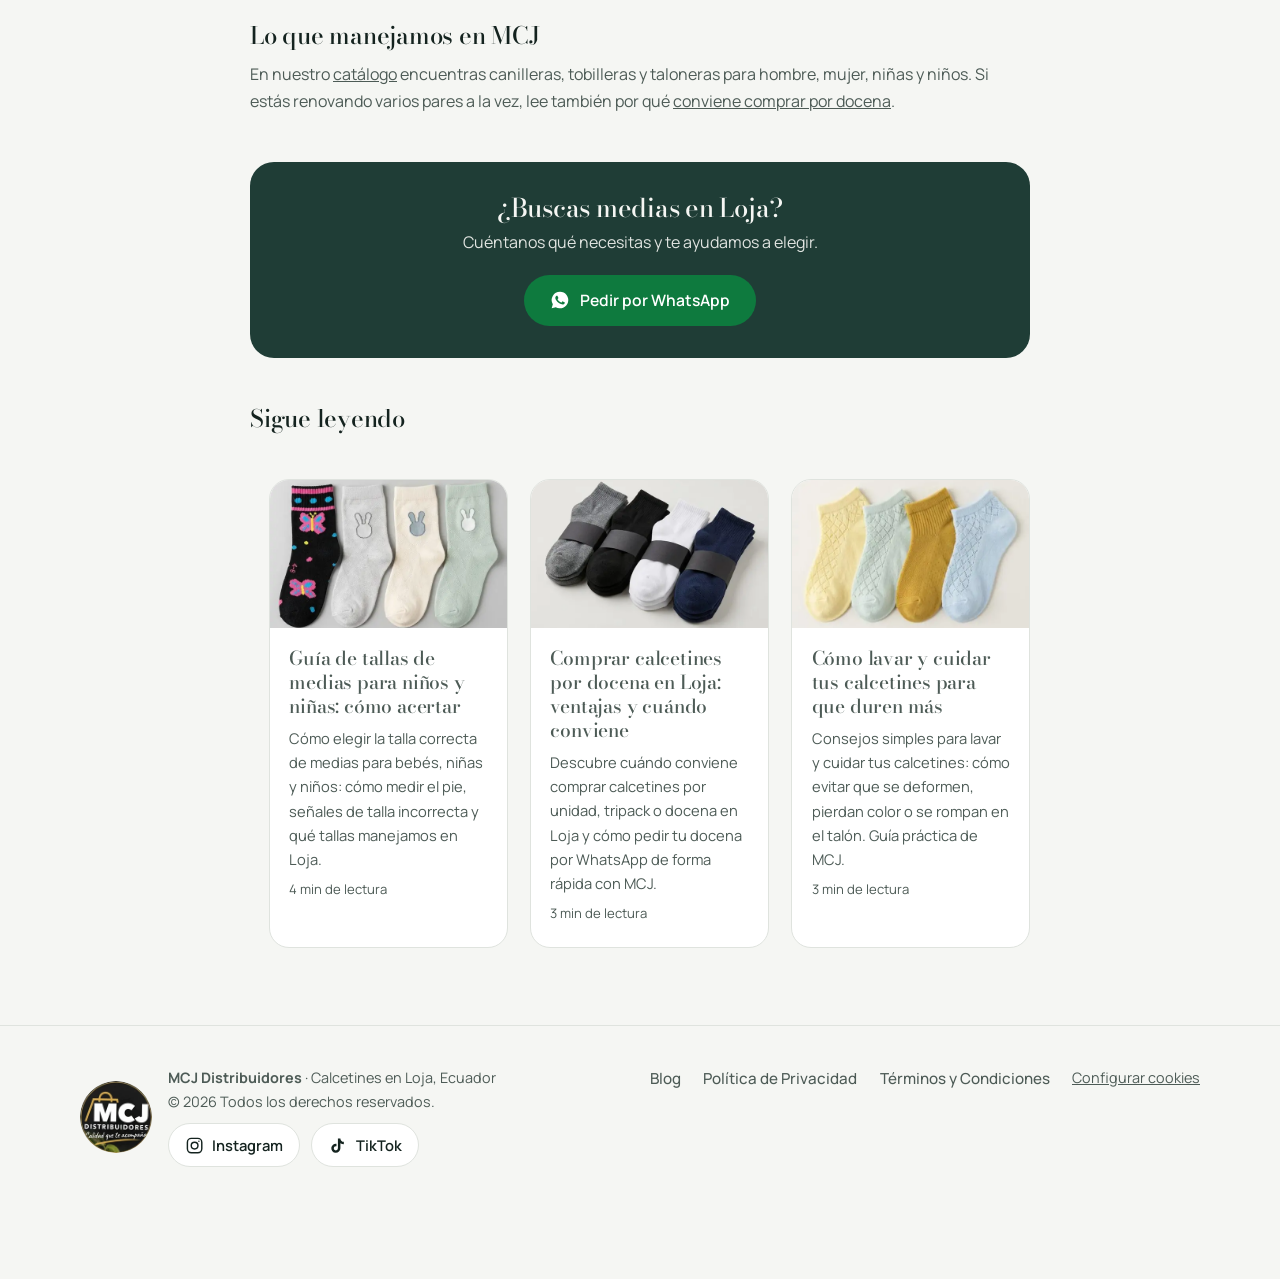
<file: blog/tipos-de-medias-canilleras-tobilleras-taloneras.html>
<!DOCTYPE html>
<html lang="es-EC">
<head>
<meta charset="utf-8">
<meta name="viewport" content="width=device-width, initial-scale=1, viewport-fit=cover">
<title>Canilleras, tobilleras o taloneras: cuál elegir | MCJ</title>
<meta name="description" content="Aprende la diferencia entre medias canilleras, tobilleras y taloneras y elige la altura ideal según tu calzado y tu día a día. Guía de MCJ en Loja.">
<meta name="robots" content="index, follow">
<meta name="theme-color" content="#14231f">
<link rel="canonical" href="https://mcjdistribuidores.uk/blog/tipos-de-medias-canilleras-tobilleras-taloneras">
<link rel="icon" href="../favicon.ico" sizes="any">
<link rel="icon" href="../favicon-32.png" sizes="32x32" type="image/png">
<link rel="apple-touch-icon" href="../apple-touch-icon.png">
<link rel="manifest" href="../site.webmanifest">
<meta property="og:type" content="article"><meta property="og:locale" content="es_EC"><meta property="og:site_name" content="MCJ">
<meta property="og:title" content="Canilleras, tobilleras o taloneras: cuál elegir | MCJ"><meta property="og:description" content="Aprende la diferencia entre medias canilleras, tobilleras y taloneras y elige la altura ideal según tu calzado y tu día a día. Guía de MCJ en Loja.">
<meta property="og:url" content="https://mcjdistribuidores.uk/blog/tipos-de-medias-canilleras-tobilleras-taloneras">
<meta property="og:image" content="https://mcjdistribuidores.uk/img/m18.webp"><meta property="og:image:width" content="1200"><meta property="og:image:height" content="630">
<meta property="og:image:alt" content="Logo de MCJ Distribuidores y medias: calcetines en Loja, calidad que te acompaña">
<meta name="twitter:card" content="summary_large_image"><meta name="twitter:title" content="Canilleras, tobilleras o taloneras: cuál elegir | MCJ"><meta name="twitter:description" content="Aprende la diferencia entre medias canilleras, tobilleras y taloneras y elige la altura ideal según tu calzado y tu día a día. Guía de MCJ en Loja."><meta name="twitter:image" content="https://mcjdistribuidores.uk/img/m18.webp">
<link rel="preconnect" href="https://fonts.googleapis.com"><link rel="preconnect" href="https://fonts.gstatic.com" crossorigin>
<link href="https://fonts.googleapis.com/css2?family=Bodoni+Moda:ital,wght@0,500;0,700;1,500&family=Manrope:wght@400;500;600;700&display=swap" rel="stylesheet">
<link rel="stylesheet" href="../style.css">
<script type="application/ld+json">{"@context": "https://schema.org", "@graph": [{"@type": "BlogPosting", "headline": "Canilleras, tobilleras y taloneras: ¿qué tipo de medias elegir?", "description": "Aprende la diferencia entre medias canilleras, tobilleras y taloneras y elige la altura ideal según tu calzado y tu día a día. Guía de MCJ en Loja.", "image": "https://mcjdistribuidores.uk/img/m18.webp", "datePublished": "2026-10-09", "dateModified": "2026-10-09", "inLanguage": "es-EC", "author": {"@type": "Organization", "name": "MCJ Distribuidores", "url": "https://mcjdistribuidores.uk/", "logo": {"@type": "ImageObject", "url": "https://mcjdistribuidores.uk/img/logo-mcj.webp"}}, "publisher": {"@type": "Organization", "name": "MCJ Distribuidores", "url": "https://mcjdistribuidores.uk/", "logo": {"@type": "ImageObject", "url": "https://mcjdistribuidores.uk/img/logo-mcj.webp"}}, "mainEntityOfPage": "https://mcjdistribuidores.uk/blog/tipos-de-medias-canilleras-tobilleras-taloneras"}, {"@type": "BreadcrumbList", "itemListElement": [{"@type": "ListItem", "position": 1, "name": "Inicio", "item": "https://mcjdistribuidores.uk/"}, {"@type": "ListItem", "position": 2, "name": "Blog", "item": "https://mcjdistribuidores.uk/blog/"}, {"@type": "ListItem", "position": 3, "name": "Canilleras, tobilleras y taloneras: ¿qué tipo de medias elegir?", "item": "https://mcjdistribuidores.uk/blog/tipos-de-medias-canilleras-tobilleras-taloneras"}]}]}</script>
</head>
<body>
<a class="skip" href="#main">Saltar al contenido</a>
<header class="top"><div class="wrap bar"><a class="brand" href="/" aria-label="MCJ Distribuidores, ir al inicio"><img src="../img/logo-mcj.webp" alt="" width="48" height="48"><span>MCJ Distribuidores</span></a>
<nav class="main" id="menu" aria-label="Menú principal"><ul><li><a href="/#valor">Por qué MCJ</a></li><li><a href="/#catalogo">Catálogo</a></li><li><a href="/blog/">Blog</a></li><li><a href="/#pedidos">Cómo pedir</a></li><li><a href="/#horarios">Horarios</a></li></ul></nav>
<a class="btn btn-wa btn-sm" href="https://wa.me/593988360080?text=Hola%20MCJ%2C%20vi%20su%20p%C3%A1gina%20web%20y%20me%20gustar%C3%ADa%20realizar%20una%20consulta/pedido." target="_blank" rel="noopener" data-wa="header">Pedir por WhatsApp</a>
<button class="menu-btn" type="button" aria-expanded="false" aria-controls="menu" aria-label="Abrir menú"><span></span><span></span></button></div></header>
<main id="main" class="legal"><article class="wrap">
<nav class="crumbs" aria-label="Migas de pan"><a href="/">Inicio</a> › <a href="/blog/">Blog</a> › <span aria-current="page">Canilleras, tobilleras y taloneras: ¿qué tipo de medias elegir?</span></nav>
<h1>Canilleras, tobilleras y taloneras: ¿qué tipo de medias elegir?</h1><p class="upd">Por MCJ Distribuidores · <time datetime="2026-10-09">9 de octubre de 2026</time> · 4 min de lectura</p>
<img class="cover" src="../img/m18.webp" alt="Medias canilleras bajas de hombre en distintos colores" width="600" height="600" fetchpriority="high">
<p class="intro">Al elegir medias, la altura importa casi tanto como el diseño. Una media mal escogida se asoma del zapato, se baja o da calor de más. Esta guía te explica en qué se diferencian los tres tipos más comunes.</p><h2>Taloneras: las más bajas</h2><p>Las taloneras quedan por debajo del tobillo y casi no se ven con zapatillas bajas o calzado cerrado de corte bajo. Son una buena opción para días cálidos, caminatas cortas y quien no quiere que se vea la media.</p>
<h2>Tobilleras: el punto medio</h2><p>Cubren el tobillo y se ven un poco por encima del zapato. Son las más versátiles: sirven para el uso diario, para caminar, para hacer deporte y para combinar con casi cualquier calzado casual.</p>
<h2>Canilleras: más cobertura</h2><p>Suben hacia la pantorrilla. Dan más abrigo y se quedan en su lugar con botas, calzado cerrado, uniforme escolar o ropa de vestir. Las canilleras bajas se quedan a media altura, entre la tobillera y la canillera clásica.</p>
<h2>Cómo elegir según tu día</h2><ul><li><strong>Calzado deportivo bajo:</strong> taloneras o tobilleras.</li><li><strong>Uso diario con zapatillas:</strong> tobilleras.</li><li><strong>Botas, colegio u oficina:</strong> canilleras.</li><li><strong>Clima frío:</strong> canilleras, por la cobertura extra.</li></ul>
<h2>Lo que manejamos en MCJ</h2><p>En nuestro <a href="/#catalogo">catálogo</a> encuentras canilleras, tobilleras y taloneras para hombre, mujer, niñas y niños. Si estás renovando varios pares a la vez, lee también por qué <a href="/blog/comprar-calcetines-por-docena-loja">conviene comprar por docena</a>.</p>
<aside class="art-cta"><h2>¿Buscas medias en Loja?</h2><p>Cuéntanos qué necesitas y te ayudamos a elegir.</p><a class="btn btn-wa" href="https://wa.me/593988360080?text=Hola%20MCJ%2C%20le%C3%AD%20su%20art%C3%ADculo%20%C2%ABCanilleras%2C%20tobilleras%20y%20taloneras%3A%20%C2%BFqu%C3%A9%20tipo%20de%20medias%20elegir%3F%C2%BB%20y%20quisiera%20hacer%20una%20consulta/pedido." target="_blank" rel="noopener" data-wa="blog-tipos-de-medias-canilleras-tobilleras-taloneras"><svg class="ico" viewBox="0 0 24 24" fill="currentColor" aria-hidden="true"><path d="M12 2a10 10 0 0 0-8.6 15.1L2 22l5-1.3A10 10 0 1 0 12 2zm5.3 14.1c-.2.6-1.3 1.2-1.8 1.2-.5.1-1 .2-3.3-.7-2.8-1.2-4.6-4-4.7-4.2-.1-.2-1.1-1.5-1.1-2.8s.7-2 1-2.3c.2-.3.5-.3.7-.3h.5c.2 0 .4 0 .6.5.2.5.8 1.8.8 1.9.1.1.1.3 0 .5l-.3.4-.4.5c-.1.1-.3.3-.1.6.2.3.8 1.3 1.7 2.100 1.100 1 2.100 1.300 2.400 1.500.3.1.5.1.6-.1l.9-1.100c.2-.3.4-.2.7-.1l1.800.9c.3.1.5.2.5.3.1.2.1.7-.1 1.300z"/></svg> Pedir por WhatsApp</a></aside>
<h2>Sigue leyendo</h2><ul class="posts"><li><article class="post"><a href="/blog/guia-de-tallas-de-medias-para-ninos" class="post-img"><img src="../img/m06.webp" alt="Medias de niña con diseños, talla 4 a 6" width="600" height="600" loading="lazy"></a><div><h3><a href="/blog/guia-de-tallas-de-medias-para-ninos">Guía de tallas de medias para niños y niñas: cómo acertar</a></h3><p>Cómo elegir la talla correcta de medias para bebés, niñas y niños: cómo medir el pie, señales de talla incorrecta y qué tallas manejamos en Loja.</p><span class="meta">4 min de lectura</span></div></article></li><li><article class="post"><a href="/blog/comprar-calcetines-por-docena-loja" class="post-img"><img src="../img/m02.webp" alt="Medias canilleras bajas en varios colores" width="600" height="600" loading="lazy"></a><div><h3><a href="/blog/comprar-calcetines-por-docena-loja">Comprar calcetines por docena en Loja: ventajas y cuándo conviene</a></h3><p>Descubre cuándo conviene comprar calcetines por unidad, tripack o docena en Loja y cómo pedir tu docena por WhatsApp de forma rápida con MCJ.</p><span class="meta">3 min de lectura</span></div></article></li><li><article class="post"><a href="/blog/como-lavar-y-cuidar-tus-calcetines" class="post-img"><img src="../img/m24.webp" alt="Medias tobilleras de colores claros" width="600" height="600" loading="lazy"></a><div><h3><a href="/blog/como-lavar-y-cuidar-tus-calcetines">Cómo lavar y cuidar tus calcetines para que duren más</a></h3><p>Consejos simples para lavar y cuidar tus calcetines: cómo evitar que se deformen, pierdan color o se rompan en el talón. Guía práctica de MCJ.</p><span class="meta">3 min de lectura</span></div></article></li></ul>
</article></main>
<footer><div class="wrap foot"><div class="foot-brand"><img src="../img/logo-mcj.webp" alt="Logo de MCJ Distribuidores" width="72" height="72" loading="lazy"><div><p><strong>MCJ Distribuidores</strong> · Calcetines en Loja, Ecuador</p><p>© <span id="y">2026</span> Todos los derechos reservados.</p><ul class="social foot-soc" aria-label="Redes sociales"><li><a href="https://www.instagram.com/mcj_distribuidores/" target="_blank" rel="noopener noreferrer" aria-label="Instagram de MCJ Distribuidores (se abre en una pestaña nueva)"><svg viewBox="0 0 24 24" fill="none" stroke="currentColor" stroke-width="1.8" aria-hidden="true"><rect x="3" y="3" width="18" height="18" rx="5"/><circle cx="12" cy="12" r="4.2"/><circle cx="17.4" cy="6.6" r=".9" fill="currentColor" stroke="none"/></svg><span>Instagram</span></a></li><li><a href="https://www.tiktok.com/@mcj.distribuidore" target="_blank" rel="noopener noreferrer" aria-label="TikTok de MCJ Distribuidores (se abre en una pestaña nueva)"><svg viewBox="0 0 24 24" fill="currentColor" aria-hidden="true"><path d="M16.6 5.8A4.3 4.3 0 0 1 15.5 3h-3.1v12.4a2.6 2.6 0 1 1-2.6-2.6c.3 0 .5 0 .8.1V9.7a5.7 5.7 0 1 0 4.9 5.7V9a7.4 7.4 0 0 0 4.3 1.4V7.3a4.3 4.3 0 0 1-3.2-1.5z"/></svg><span>TikTok</span></a></li></ul></div></div>
<nav aria-label="Legal"><ul><li><a href="/blog/">Blog</a></li><li><a href="/politica-de-privacidad">Política de Privacidad</a></li><li><a href="/terminos-y-condiciones">Términos y Condiciones</a></li><li><button type="button" data-cookie-open>Configurar cookies</button></li></ul></nav></div></footer>
<div class="cookie" id="cookie" role="dialog" aria-labelledby="ck-t" hidden>
<p id="ck-t"><strong>Usamos cookies de analítica</strong> para entender cómo se usa la web y mejorarla. Solo se activan si las aceptas. Más información en la <a href="/politica-de-privacidad">Política de Privacidad</a>.</p>
<div class="cta-row"><button class="btn btn-primary btn-sm" type="button" data-cookie="yes">Aceptar</button><button class="btn btn-ghost btn-sm" type="button" data-cookie="no">Rechazar</button></div></div>
<script src="../app.js" defer></script>
</body></html>
</file>
<file: style.css>
:root{--bg:#f5f6f3;--surface:#fff;--ink:#14231f;--muted:#4d5b56;--line:#dfe3de;--green:#1f3d36;--brass:#a98551;--on-green:#f5f6f3;--wa:#0e7a3e;
--serif:"Bodoni Moda",Georgia,"Times New Roman",serif;--sans:"Manrope",system-ui,-apple-system,"Segoe UI",Roboto,sans-serif;
box-sizing:border-box;padding-top:env(safe-area-inset-top,0px);padding-bottom:env(safe-area-inset-bottom,0px)}
@media (prefers-color-scheme:dark){:root:not([data-theme="light"]){--bg:#0f1815;--surface:#16231f;--ink:#eef1ee;--muted:#a9b6b0;--line:#26362f;--green:#2b5248;--brass:#c6a26b;--wa:#0f7a3f}}
:root[data-theme="dark"]{--bg:#0f1815;--surface:#16231f;--ink:#eef1ee;--muted:#a9b6b0;--line:#26362f;--green:#2b5248;--brass:#c6a26b;--wa:#0f7a3f}
*,*::before,*::after{box-sizing:inherit}
html{scroll-behavior:smooth;scroll-padding-top:calc(88px + env(safe-area-inset-top,0px))}
body{margin:0;background:var(--bg);color:var(--ink);font-family:var(--sans);line-height:1.65;-webkit-font-smoothing:antialiased}
img{max-width:100%;height:auto;display:block}a{color:inherit}
:focus-visible{outline:3px solid var(--brass);outline-offset:3px}
.skip{position:absolute;left:-999px;top:0;background:var(--green);color:var(--on-green);padding:.7rem 1rem;z-index:100}.skip:focus{left:0}
.wrap{width:min(1120px,100% - 2.5rem);margin-inline:auto}
section{padding:clamp(4rem,8vw,7rem) 0}
h1,h2,h3{font-family:var(--serif);font-weight:500;line-height:1.12;margin:0;letter-spacing:-.01em}
h2{font-size:clamp(2rem,4.4vw,3.2rem);max-width:20ch}p{margin:0}
.lead{color:var(--muted);font-size:1.08rem;max-width:58ch;margin-top:1.1rem}
.btn{display:inline-flex;align-items:center;justify-content:center;gap:.6rem;min-height:48px;padding:.85rem 1.6rem;border-radius:999px;font:600 .98rem var(--sans);text-decoration:none;border:1.5px solid transparent;cursor:pointer;transition:transform .2s,background .2s,color .2s}
.btn:hover{transform:translateY(-2px)}
.btn-primary{background:var(--green);color:var(--on-green)}.btn-primary:hover{background:var(--brass);color:#14231f}
.btn-wa{background:var(--wa);color:#fff}.btn-wa:hover{background:var(--brass);color:#14231f}
.btn-ghost{border-color:var(--ink);color:var(--ink);background:none}.btn-ghost:hover{background:var(--ink);color:var(--bg)}
.btn-sm{min-height:44px;padding:.6rem 1.1rem;font-size:.9rem}
.ico{width:1.25rem;height:1.25rem;flex:none}
header.top{position:sticky;top:env(safe-area-inset-top,0px);z-index:50;background:color-mix(in srgb,var(--bg) 92%,transparent);backdrop-filter:blur(12px);border-bottom:1px solid var(--line)}
.bar{display:flex;align-items:center;justify-content:space-between;min-height:72px;gap:1rem}
.brand{font-family:var(--serif);font-size:1.9rem;font-weight:700;letter-spacing:.08em;text-decoration:none}
nav ul{display:flex;gap:2rem;list-style:none;margin:0;padding:0}
nav a{text-decoration:none;font-weight:500;font-size:.95rem;color:var(--muted)}nav a:hover{color:var(--ink)}
.menu-btn{display:none;background:none;border:1.5px solid var(--line);border-radius:12px;width:46px;height:46px;cursor:pointer;color:var(--ink)}
.menu-btn span{display:block;width:20px;height:2px;background:currentColor;margin:5px auto}
.hero{padding-top:clamp(3rem,6vw,5rem)}
.hero-grid{display:grid;grid-template-columns:1.1fr .9fr;gap:clamp(2rem,6vw,4.5rem);align-items:center}
.hero h1{font-size:clamp(2.5rem,6vw,4.8rem)}
.cta-row{display:flex;flex-wrap:wrap;gap:.9rem;margin-top:2rem}
.hero .note{margin-top:1rem;font-size:.92rem;color:var(--muted)}
.collage{display:grid;grid-template-columns:1fr 1fr;gap:.8rem}
.collage img{border-radius:20px;aspect-ratio:1;object-fit:cover;width:100%}
.collage img:first-child{border-radius:120px 20px 20px 20px}.collage img:last-child{border-radius:20px 20px 120px 20px}
.value{background:var(--surface);border-block:1px solid var(--line)}
.value-grid{display:grid;grid-template-columns:repeat(4,1fr);gap:2.5rem;margin-top:3rem}
.value-grid h3{font-size:1.35rem;margin-bottom:.6rem}.value-grid p{color:var(--muted);font-size:.97rem}
.value-grid article{border-top:2px solid var(--brass);padding-top:1.4rem}
.buy{display:grid;grid-template-columns:repeat(3,1fr);gap:1.2rem;margin-top:2.5rem}
.buy div{border:1px solid var(--line);background:var(--surface);border-radius:20px;padding:1.4rem 1.6rem}
.buy b{font-family:var(--serif);font-size:2.6rem;font-style:italic;font-weight:500;color:var(--brass);line-height:1}
.buy h3{font-size:1.25rem;margin:.3rem 0}.buy p{font-size:.93rem;color:var(--muted)}
.filters{display:flex;flex-wrap:wrap;gap:.6rem;margin:2.5rem 0 1.6rem}
.chip{min-height:44px;padding:.5rem 1.1rem;border-radius:999px;border:1.5px solid var(--line);background:var(--surface);color:var(--ink);font:600 .92rem var(--sans);cursor:pointer}
.chip[aria-pressed="true"]{background:var(--green);color:var(--on-green);border-color:var(--green)}
.grid{display:grid;grid-template-columns:repeat(4,1fr);gap:1.2rem;list-style:none;margin:0;padding:0}
.card{background:var(--surface);border:1px solid var(--line);border-radius:20px;overflow:hidden;display:flex;flex-direction:column;height:100%}
.card[hidden]{display:none}
.card img.main{width:100%;aspect-ratio:1;object-fit:cover;background:var(--line)}
.card-body{padding:1rem 1.1rem 1.2rem;display:flex;flex-direction:column;gap:.55rem;flex:1}
.card h3{font-size:1.12rem;line-height:1.25}
.tag{align-self:flex-start;font-size:.8rem;font-weight:600;padding:.15rem .7rem;border-radius:999px;background:var(--bg);border:1px solid var(--line);color:var(--muted)}
.thumbs{display:flex;gap:.3rem;flex-wrap:wrap}
.thumbs button{width:44px;height:44px;padding:2px;border:2px solid transparent;border-radius:10px;background:none;cursor:pointer}
.thumbs button[aria-pressed="true"]{border-color:var(--brass)}
.thumbs img{width:100%;height:100%;object-fit:cover;border-radius:7px}
.card .btn{margin-top:auto}
.steps{counter-reset:s;display:grid;grid-template-columns:repeat(3,1fr);gap:2rem;margin-top:3rem;list-style:none;padding:0}
.steps li{counter-increment:s;padding-top:1.2rem;border-top:1px solid var(--line)}
.steps li::before{content:counter(s);display:block;font-family:var(--serif);font-size:2.6rem;color:var(--brass);line-height:1;margin-bottom:.6rem}
.steps h3{font-size:1.3rem;margin-bottom:.4rem}.steps p{color:var(--muted);font-size:.97rem}
.alt{background:var(--surface);border-block:1px solid var(--line)}
.info{background:var(--green);color:var(--on-green)}
.info-grid{display:grid;grid-template-columns:1fr 1fr;gap:clamp(2rem,6vw,5rem);align-items:start}
.info h2{max-width:14ch}.info dl{margin:0;display:grid;grid-template-columns:auto 1fr;gap:.9rem 2rem}
.info dt{font-weight:600}.info dd{margin:0;color:color-mix(in srgb,var(--on-green) 88%,transparent)}
.info address{font-style:normal;margin-top:2rem;color:color-mix(in srgb,var(--on-green) 88%,transparent)}
.center{text-align:center}.center h2,.center .lead{margin-inline:auto}.center .cta-row{justify-content:center}
footer{padding:2.5rem 0 calc(2.5rem + 72px);color:var(--muted);font-size:.9rem;border-top:1px solid var(--line)}
.foot{display:flex;flex-wrap:wrap;justify-content:space-between;gap:1rem}
.foot nav ul{gap:1.4rem;flex-wrap:wrap}.foot button{background:none;border:0;padding:0;font:inherit;color:inherit;text-decoration:underline;cursor:pointer}
.wa{position:fixed;right:max(1.2rem,env(safe-area-inset-right,0px));bottom:calc(1.2rem + env(safe-area-inset-bottom,0px));z-index:60;display:flex;align-items:center;gap:.6rem;min-height:52px;padding:.9rem 1.3rem;border-radius:999px;background:var(--wa);color:#fff;font-weight:700;text-decoration:none;box-shadow:0 10px 30px rgba(0,0,0,.25)}
.wa:hover{background:var(--brass);color:#14231f}
.legal{padding:clamp(3rem,6vw,5rem) 0}.legal .wrap{max-width:780px}.legal h1{font-size:clamp(2.2rem,5vw,3.4rem)}
.legal h2{font-size:1.5rem;margin:2.2rem 0 .6rem;max-width:none}.legal p,.legal li{color:var(--muted);margin-top:.7rem}.legal ul{padding-left:1.2rem}
.legal .upd{font-size:.9rem}
.nf{min-height:70vh;display:grid;place-items:center;text-align:center}.nf b{font:italic 500 clamp(5rem,18vw,10rem)/1 var(--serif);color:var(--brass)}
.cookie{position:fixed;left:50%;translate:-50% 0;bottom:calc(1rem + env(safe-area-inset-bottom,0px));width:min(680px,100% - 1.5rem);z-index:80;background:var(--surface);color:var(--ink);border:1px solid var(--line);border-radius:20px;padding:1.2rem 1.4rem;box-shadow:0 18px 50px rgba(0,0,0,.28)}
.cookie[hidden]{display:none}.cookie p{font-size:.92rem;color:var(--muted)}.cookie .cta-row{margin-top:.9rem;gap:.6rem}
@media (prefers-reduced-motion:no-preference){.hero-grid>*{animation:in .8s ease both}.hero-grid>*:nth-child(2){animation-delay:.15s}@keyframes in{from{opacity:0;transform:translateY(16px)}}}
@media (max-width:1000px){.grid{grid-template-columns:repeat(3,1fr)}}
@media (max-width:900px){
.hero-grid,.info-grid{grid-template-columns:1fr}.value-grid{grid-template-columns:1fr 1fr}.buy,.steps{grid-template-columns:1fr}.grid{grid-template-columns:repeat(2,1fr)}
.menu-btn{display:block}.bar>.btn{display:none}
nav.main{position:absolute;left:0;right:0;top:100%;background:var(--bg);border-bottom:1px solid var(--line);display:none}nav.main.open{display:block}
nav.main ul{flex-direction:column;gap:0;padding:.5rem 1.25rem 1.2rem}nav.main li a{display:block;padding:.9rem 0;font-size:1.05rem;border-bottom:1px solid var(--line)}}
@media (max-width:520px){.value-grid{grid-template-columns:1fr}.grid{gap:.7rem}.card-body{padding:.8rem}.card h3{font-size:1rem}.wa span{display:none}.wa{padding:1rem}}
.brand{display:inline-flex;align-items:center;gap:.6rem}.brand img{width:48px;height:48px;border-radius:50%}
.foot-brand{display:flex;gap:1rem;align-items:center}.foot-brand img{border-radius:50%;flex:none}
.social{display:flex;gap:.7rem;list-style:none;margin:.9rem 0 0;padding:0;flex-wrap:wrap}
.social a{display:inline-flex;align-items:center;gap:.5rem;min-height:44px;padding:.5rem 1rem;border:1.5px solid var(--line);border-radius:999px;text-decoration:none;font-weight:600;font-size:.92rem;color:var(--ink);background:var(--surface)}
.social a:hover{border-color:var(--brass)}.social svg{width:1.2rem;height:1.2rem}
.center .social{justify-content:center}.follow{margin-top:2.2rem;font-size:.92rem;color:var(--muted)}
.foot-soc{margin-top:.6rem}
@media (max-width:520px){.brand span{font-size:1.6rem}}
.crumbs{font-size:.88rem;color:var(--muted);margin-bottom:1.4rem}.crumbs a{color:var(--muted)}
.cover{width:100%;aspect-ratio:16/9;object-fit:cover;border-radius:20px;margin:1.5rem 0}
.legal .intro{font-size:1.15rem;color:var(--ink)}
.legal ol{padding-left:1.3rem}
.posts{display:grid;grid-template-columns:repeat(3,1fr);gap:1.4rem;list-style:none;margin:2.2rem 0 0;padding:0}
.post{background:var(--surface);border:1px solid var(--line);border-radius:20px;overflow:hidden;height:100%;display:flex;flex-direction:column}
.post-img img{width:100%;aspect-ratio:16/10;object-fit:cover}
.post>div{padding:1.1rem 1.2rem 1.4rem;display:flex;flex-direction:column;gap:.5rem}
.post h3{font-size:1.2rem;line-height:1.25}.post h3 a{text-decoration:none}.post h3 a:hover{text-decoration:underline}
.legal .post p,.post p{font-size:.92rem;color:var(--muted);margin:0}.post .meta{font-size:.82rem;color:var(--muted)}
.art-cta{margin:3rem 0;padding:2rem;border-radius:24px;background:var(--green);color:var(--on-green);text-align:center}
.art-cta h2{margin:0 0 .4rem;font-size:1.6rem;max-width:none}.legal .art-cta p{color:color-mix(in srgb,var(--on-green) 90%,transparent);margin:0 0 1.2rem}
@media (max-width:900px){.posts{grid-template-columns:1fr}.post{flex-direction:row}.post-img{flex:0 0 38%}.post-img img{height:100%;aspect-ratio:auto}}
@media (max-width:520px){.post{flex-direction:column}.post-img{flex:none}.post-img img{aspect-ratio:16/10;height:auto}}
.brand{min-width:0}.brand img{flex:none}
.brand span{font-size:1.35rem;letter-spacing:.04em;line-height:1.1}
.welcome{font-family:var(--serif);font-size:clamp(1.3rem,3vw,1.7rem);font-weight:500;margin-top:1.2rem;color:var(--ink)}
.hero .welcome+.lead{margin-top:.7rem}
@media (max-width:520px){.brand span{font-size:1.05rem;letter-spacing:.03em}}
</file>
